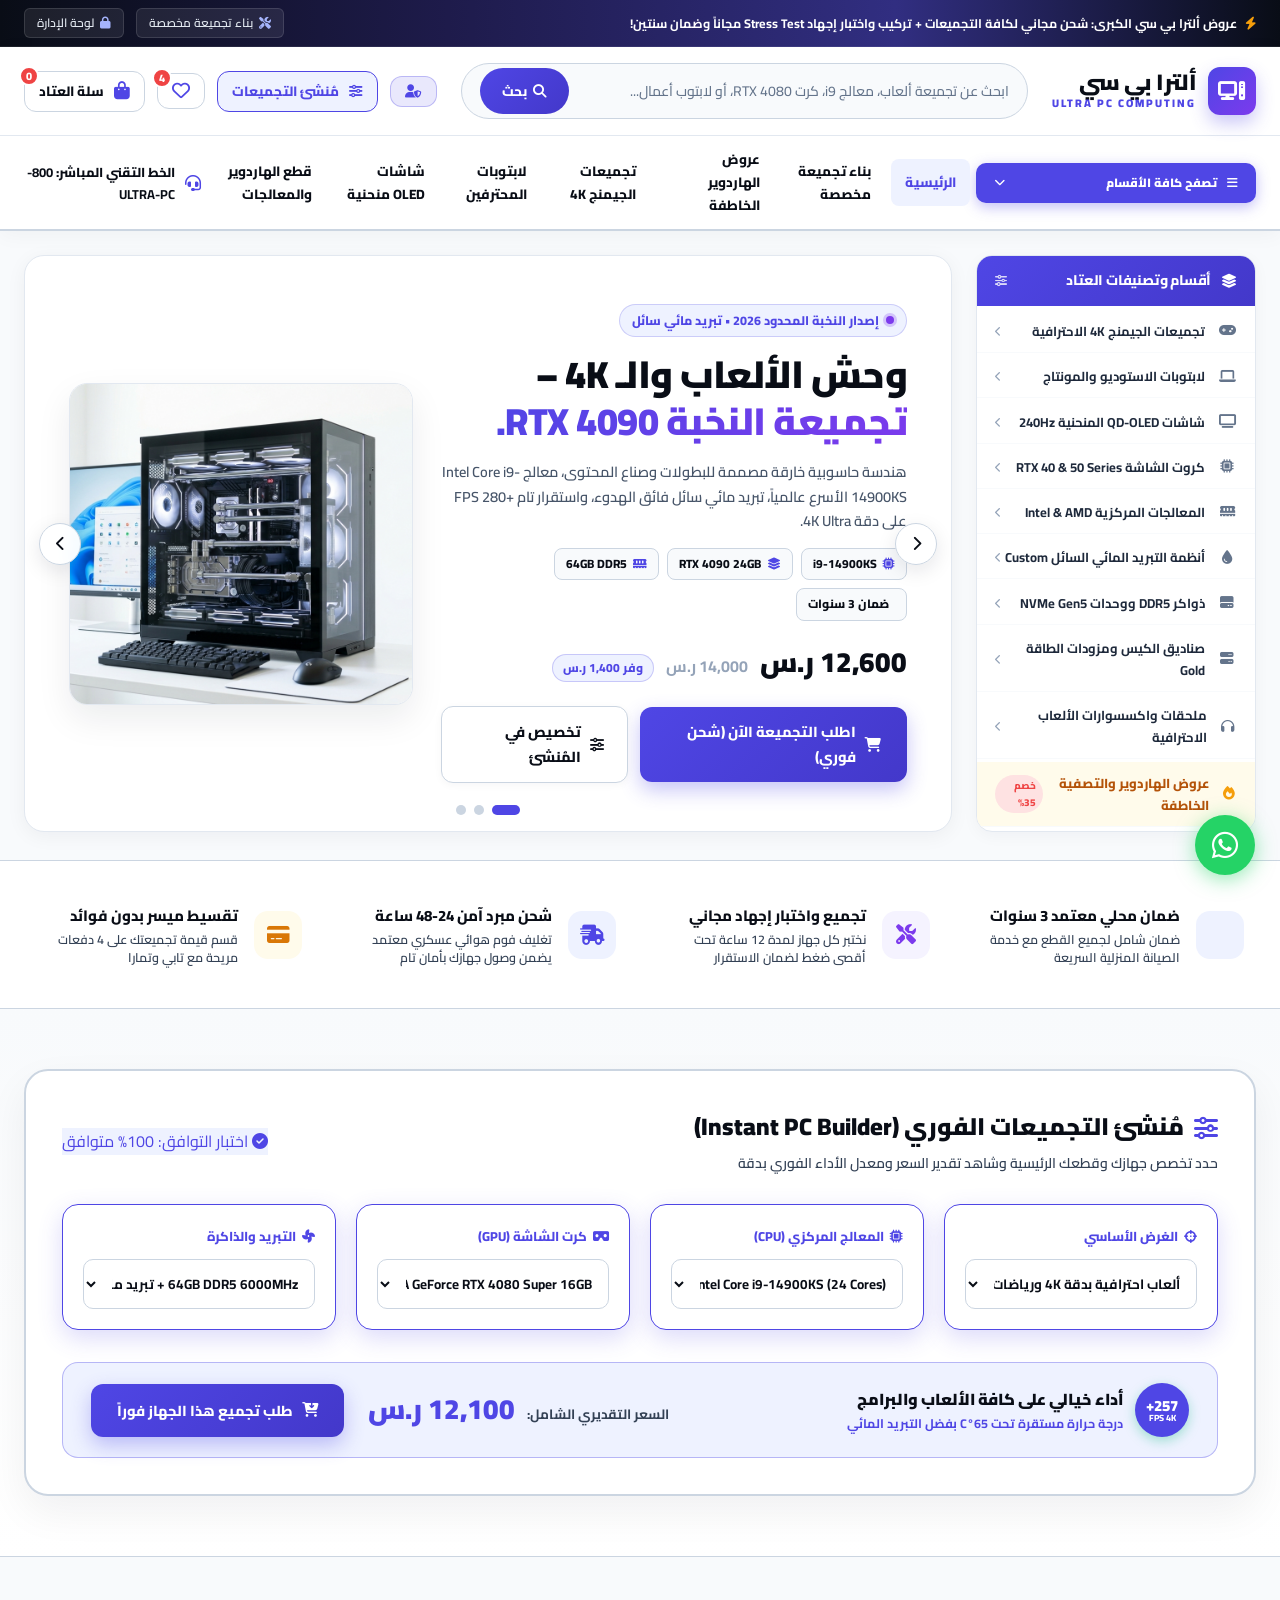
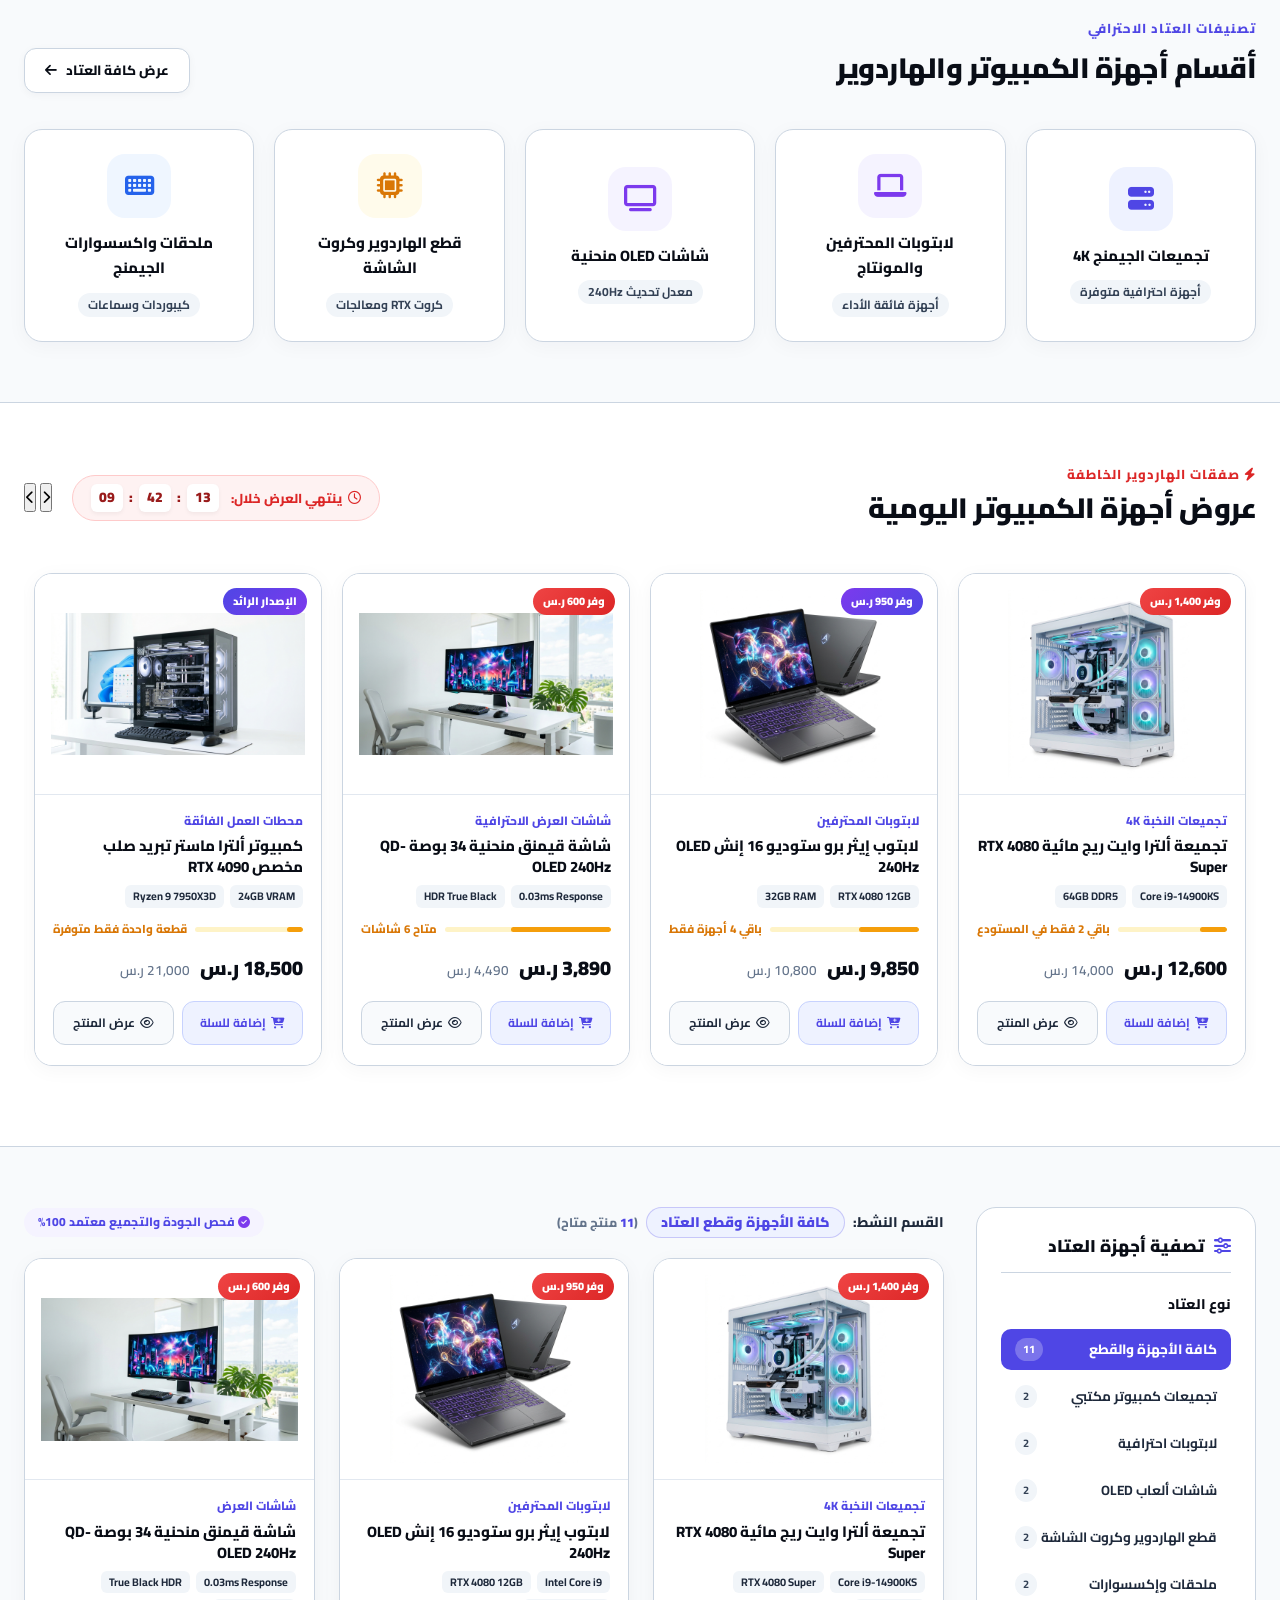
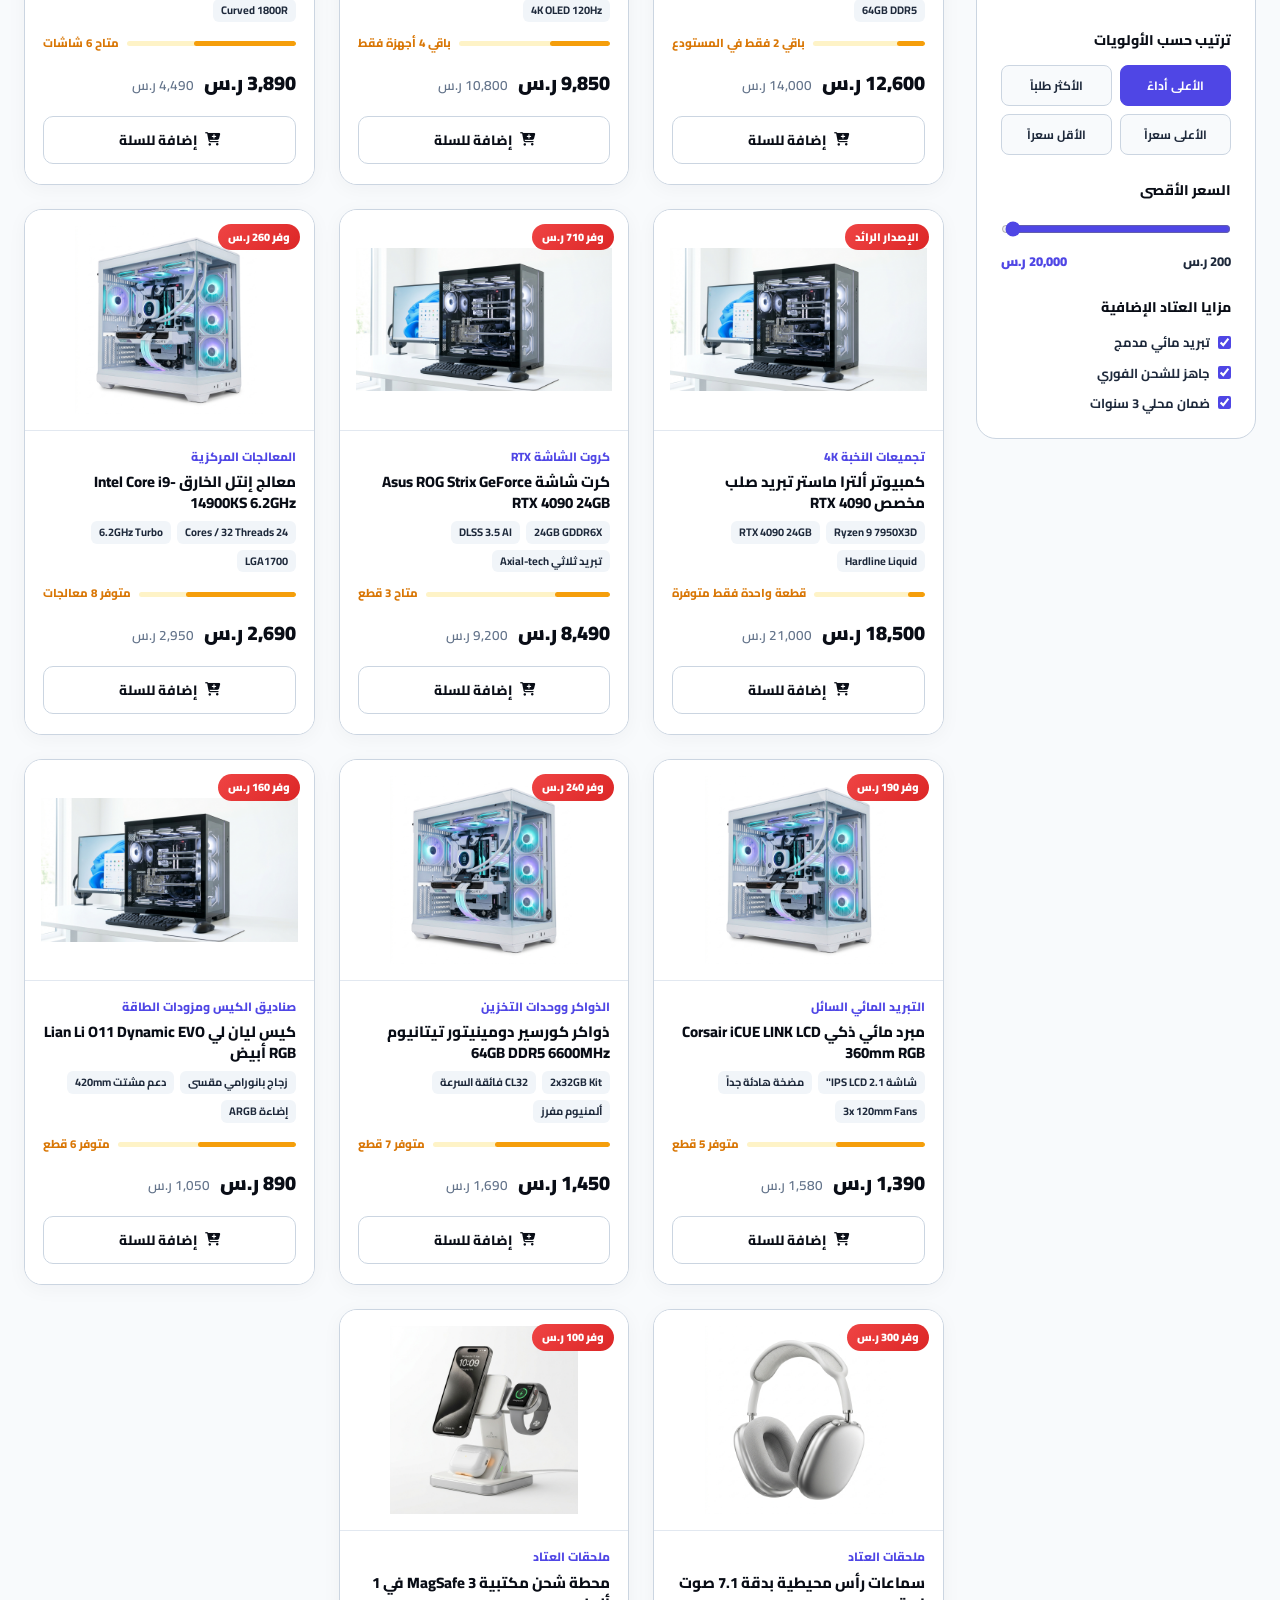
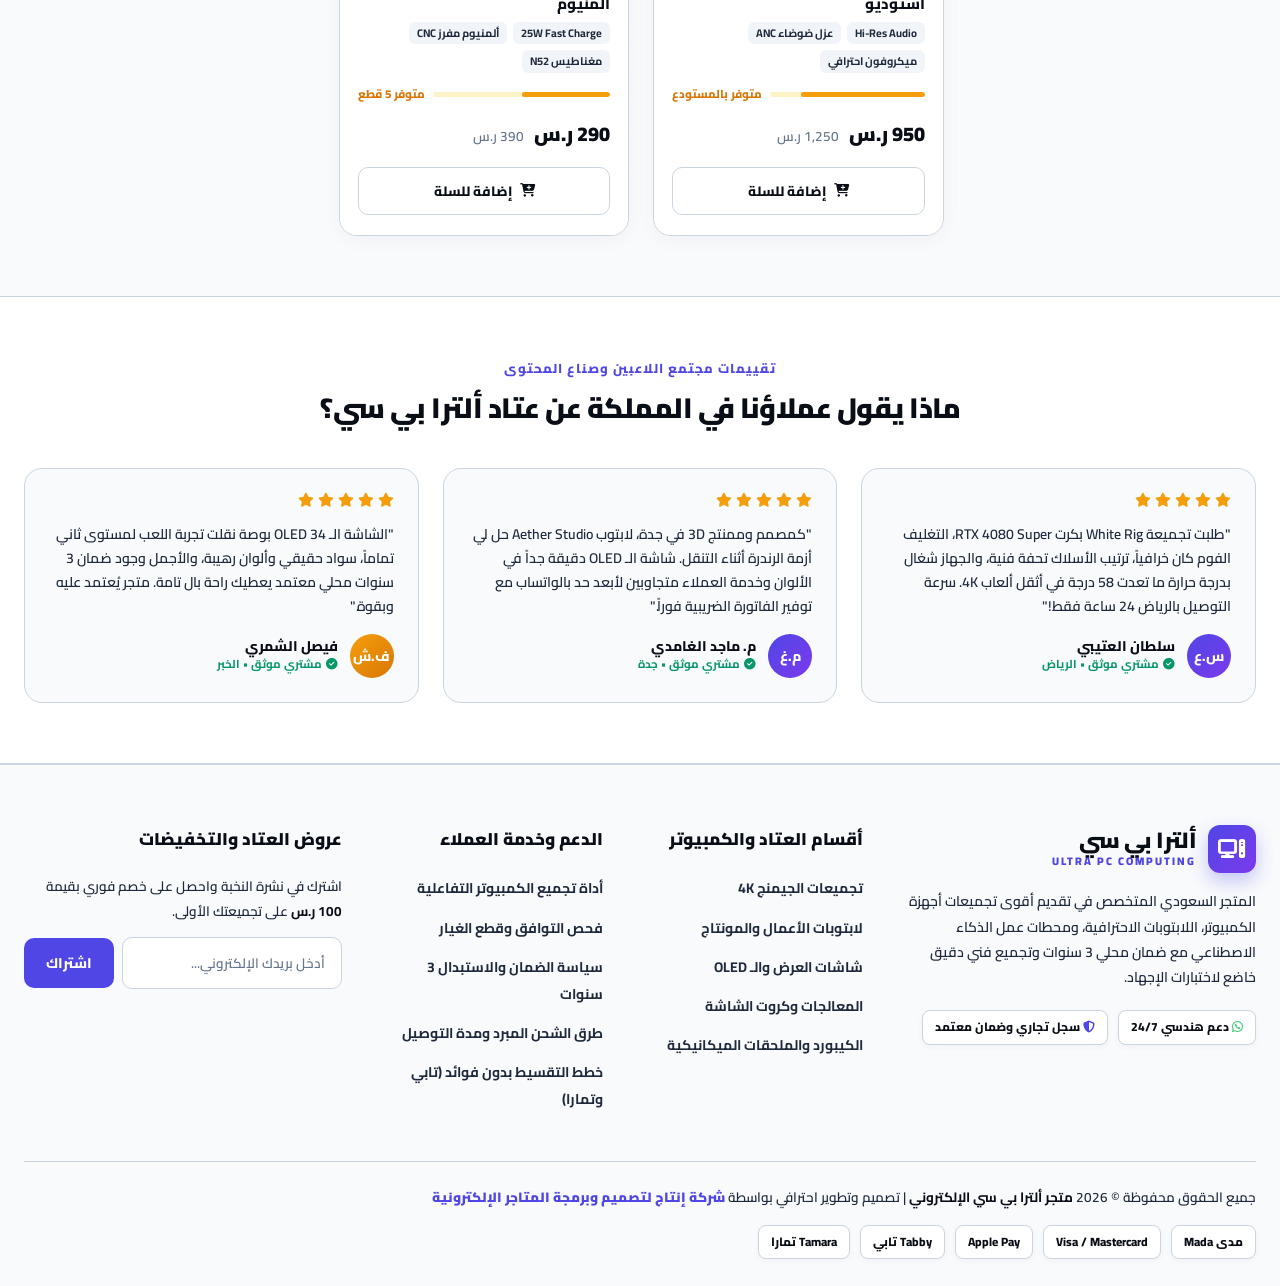
<file: index.html>
<!DOCTYPE html>
<html lang="ar" dir="rtl">
<head>
    <meta charset="UTF-8">
    <meta http-equiv="Content-Type" content="text/html; charset=UTF-8">
    <meta name="viewport" content="width=device-width, initial-scale=1.0">
    <title>سايبر تك PC | أقوى تجميعات الجيمنج وهاردوير المحترفين</title>
    <meta name="description" content="متجر سايبر تك PC الرائد في تجميعات الكمبيوتر الاحترافية، لابتوبات الجيمنج والمونتاج، الشاشات المنحنية، وكروت الشاشة الأصلية بضمان سنتين.">
    <!-- Google Fonts: Cairo -->
    <link rel="preconnect" href="https://fonts.googleapis.com">
    <link rel="preconnect" href="https://fonts.gstatic.com" crossorigin>
    <link href="https://fonts.googleapis.com/css2?family=Cairo:wght@400;600;700;800;900&display=swap" rel="stylesheet">
    <!-- Font Awesome 6 Pro / Free -->
    <link rel="stylesheet" href="https://cdnjs.cloudflare.com/ajax/libs/font-awesome/6.5.1/css/all.min.css">
    <!-- Main Style -->
    <link rel="stylesheet" href="css/style.css">
</head>
<body>

    <!-- 1. TOP ANNOUNCEMENT BAR -->
    <div class="pc-topbar">
        <div class="pc-container">
            <div class="pc-topbar-inner">
                <div class="pc-topbar-text">
                    <i class="fa-solid fa-bolt" style="color: #f59e0b;"></i>
                    <span>عروض ألترا بي سي الكبرى: شحن مجاني لكافة التجميعات + تركيب واختبار إجهاد Stress Test مجاناً وضمان سنتين!</span>
                </div>
                <div class="pc-top-links">
                    <a href="#builder"><i class="fa-solid fa-screwdriver-wrench"></i> بناء تجميعة مخصصة</a>
                    <a href="admin/index.html"><i class="fa-solid fa-lock"></i> لوحة الإدارة</a>
                </div>
            </div>
        </div>
    </div>

<header class="pc-header">
        <div class="pc-container">
            <div class="pc-header-main">
                <!-- Logo -->
                <a href="index.html" class="pc-logo-link">
                    <div class="pc-logo-icon">
                        <i class="fa-solid fa-computer"></i>
                    </div>
                    <div class="pc-logo-text">
                        <span class="pc-logo-title">ألترا بي سي</span>
                        <span class="pc-logo-sub">ULTRA PC COMPUTING</span>
                    </div>
                </a>

                <!-- Search Form -->
                <form class="pc-search-form" onsubmit="event.preventDefault(); searchPcProducts();">
                    <input type="text" id="pcSearchInput" class="pc-search-input" placeholder="ابحث عن تجميعة ألعاب، معالج i9، كرت RTX 4080، أو لابتوب أعمال..." onkeyup="searchPcProducts()">
                    <button type="submit" class="pc-search-btn">
                        <i class="fa-solid fa-magnifying-glass"></i>
                        <span>بحث</span>
                    </button>
                </form>

                <!-- Header Actions -->
                <div class="pc-header-actions">
<a href="admin/index.html" class="pc-action-btn" title="لوحة التحكم الإدارية" style="background: rgba(79, 70, 229, 0.12); color: #4f46e5; font-weight: 700; border-radius: 12px; border: 1px solid rgba(79, 70, 229, 0.3);">
                    <i class="fa-solid fa-user-shield"></i>
                </a>
                
                    <a href="#builder" class="pc-action-btn" style="background: var(--color-primary-light); color: var(--color-primary); border-color: var(--color-primary);">
                        <i class="fa-solid fa-sliders"></i>
                        <span>مُنشئ التجميعات</span>
                    </a>
                    <div class="pc-action-btn" onclick="showToast('تمت إضافة الجهاز إلى المفضلة ❤️')">
                        <i class="fa-regular fa-heart" style="font-size: 18px; color: var(--color-primary);"></i>
                        <span class="pc-action-badge">4</span>
                    </div>
                    <div class="pc-action-btn" onclick="togglePcCartDrawer()">
                        <i class="fa-solid fa-bag-shopping" style="font-size: 18px; color: var(--color-primary);"></i>
                        <span>سلة العتاد</span>
                        <span class="pc-action-badge" id="pcCartBadge">0</span>
                    </div>
                </div>
            </div>
        </div>

        <!-- Secondary Nav -->
        <div class="pc-navbar">
            <div class="pc-container">
                <div class="pc-navbar-inner">
                    <ul class="pc-nav-menu">
                        <li class="pc-nav-item">
                            <a href="category?cat=all" id="btnAllPcCategories" class="pc-nav-mega-btn" style="background-color: #4f46e5 !important; color: #ffffff !important; min-width: 280px; justify-content: space-between; border-radius: 10px 10px 0 0;">
                                <span style="display:flex; align-items:center; gap:10px; color:#ffffff !important;">
                                    <i class="fa-solid fa-bars" style="color: #ffffff !important;"></i>
                                    <span style="color: #ffffff !important;">تصفح كافة الأقسام</span>
                                </span>
                                <i class="fa-solid fa-chevron-down" style="font-size: 11px; color:#ffffff !important; margin-right: 8px;"></i>
                            </a>
                        </li>
                        <li class="pc-nav-item active"><a href="#">الرئيسية</a></li>
                        <li class="pc-nav-item"><a href="#builder">بناء تجميعة مخصصة</a></li>
                        <li class="pc-nav-item"><a href="#flashDeals">عروض الهاردوير الخاطفة</a></li>
                        <li class="pc-nav-item"><a href="category?cat=rigs">تجميعات الجيمنج 4K</a></li>
                        <li class="pc-nav-item"><a href="category?cat=laptops">لابتوبات المحترفين</a></li>
                        <li class="pc-nav-item"><a href="category?cat=monitors">شاشات OLED منحنية</a></li>
                        <li class="pc-nav-item"><a href="category?cat=hardware">قطع الهاردوير والمعالجات</a></li>
                    </ul>
                    <div class="pc-nav-hotline">
                        <i class="fa-solid fa-headset"></i>
                        <span>الخط التقني المباشر: <strong>800-ULTRA-PC</strong></span>
                    </div>
                </div>
            </div>
        </div>
    </header>

    <!-- 3. WOODMART-STYLE HERO BLOCK (CATEGORIES SIDEBAR + ADJACENT HERO SLIDER) -->
    <section class="pc-woodmart-hero" id="heroSlider">
        <div class="pc-container">
            <div class="pc-woodmart-grid">
                <!-- Column 1: Vertical Categories Sidebar (WoodMart Style) -->
                <aside class="pc-woodmart-cats">
                    <div class="pc-wm-cat-header">
                        <span><i class="fa-solid fa-layer-group"></i> أقسام وتصنيفات العتاد</span>
                        <i class="fa-solid fa-sliders" style="font-size: 12px; opacity: 0.8;"></i>
                    </div>
                    <ul class="pc-wm-cat-list">
                        <li class="pc-wm-cat-item">
                            <a href="category?cat=rigs" class="pc-wm-cat-link">
                                <div class="pc-wm-cat-left">
                                    <i class="fa-solid fa-gamepad pc-wm-cat-icon"></i>
                                    <span>تجميعات الجيمنج 4K الاحترافية</span>
                                </div>
                                <i class="fa-solid fa-chevron-left pc-wm-cat-arrow"></i>
                            </a>
                        </li>
                        <li class="pc-wm-cat-item">
                            <a href="category?cat=laptops" class="pc-wm-cat-link">
                                <div class="pc-wm-cat-left">
                                    <i class="fa-solid fa-laptop pc-wm-cat-icon"></i>
                                    <span>لابتوبات الاستوديو والمونتاج</span>
                                </div>
                                <i class="fa-solid fa-chevron-left pc-wm-cat-arrow"></i>
                            </a>
                        </li>
                        <li class="pc-wm-cat-item">
                            <a href="category?cat=monitors" class="pc-wm-cat-link">
                                <div class="pc-wm-cat-left">
                                    <i class="fa-solid fa-tv pc-wm-cat-icon"></i>
                                    <span>شاشات QD-OLED المنحنية 240Hz</span>
                                </div>
                                <i class="fa-solid fa-chevron-left pc-wm-cat-arrow"></i>
                            </a>
                        </li>
                        <li class="pc-wm-cat-item">
                            <a href="category?cat=hardware" class="pc-wm-cat-link">
                                <div class="pc-wm-cat-left">
                                    <i class="fa-solid fa-microchip pc-wm-cat-icon"></i>
                                    <span>كروت الشاشة RTX 40 & 50 Series</span>
                                </div>
                                <i class="fa-solid fa-chevron-left pc-wm-cat-arrow"></i>
                            </a>
                        </li>
                        <li class="pc-wm-cat-item">
                            <a href="category?cat=hardware" class="pc-wm-cat-link">
                                <div class="pc-wm-cat-left">
                                    <i class="fa-solid fa-memory pc-wm-cat-icon"></i>
                                    <span>المعالجات المركزية Intel & AMD</span>
                                </div>
                                <i class="fa-solid fa-chevron-left pc-wm-cat-arrow"></i>
                            </a>
                        </li>
                        <li class="pc-wm-cat-item">
                            <a href="category?cat=hardware" class="pc-wm-cat-link">
                                <div class="pc-wm-cat-left">
                                    <i class="fa-solid fa-droplet pc-wm-cat-icon"></i>
                                    <span>أنظمة التبريد المائي السائل Custom</span>
                                </div>
                                <i class="fa-solid fa-chevron-left pc-wm-cat-arrow"></i>
                            </a>
                        </li>
                        <li class="pc-wm-cat-item">
                            <a href="category?cat=hardware" class="pc-wm-cat-link">
                                <div class="pc-wm-cat-left">
                                    <i class="fa-solid fa-hard-drive pc-wm-cat-icon"></i>
                                    <span>ذواكر DDR5 ووحدات NVMe Gen5</span>
                                </div>
                                <i class="fa-solid fa-chevron-left pc-wm-cat-arrow"></i>
                            </a>
                        </li>
                        <li class="pc-wm-cat-item">
                            <a href="category?cat=hardware" class="pc-wm-cat-link">
                                <div class="pc-wm-cat-left">
                                    <i class="fa-solid fa-server pc-wm-cat-icon"></i>
                                    <span>صناديق الكيس ومزودات الطاقة Gold</span>
                                </div>
                                <i class="fa-solid fa-chevron-left pc-wm-cat-arrow"></i>
                            </a>
                        </li>
                        <li class="pc-wm-cat-item">
                            <a href="category?cat=accessories" class="pc-wm-cat-link">
                                <div class="pc-wm-cat-left">
                                    <i class="fa-solid fa-headphones pc-wm-cat-icon"></i>
                                    <span>ملحقات واكسسوارات الألعاب الاحترافية</span>
                                </div>
                                <i class="fa-solid fa-chevron-left pc-wm-cat-arrow"></i>
                            </a>
                        </li>
                        <li class="pc-wm-cat-item">
                            <a href="#flashDeals" class="pc-wm-cat-link" style="background:#fffbeb;">
                                <div class="pc-wm-cat-left">
                                    <i class="fa-solid fa-fire pc-wm-cat-icon" style="color:#f59e0b;"></i>
                                    <span style="color:#b45309; font-weight:800;">عروض الهاردوير والتصفية الخاطفة</span>
                                </div>
                                <span class="pc-wm-badge-deal">خصم 35%</span>
                            </a>
                        </li>
                    </ul>
                </aside>

                <!-- Column 2: Adjacent Hero Slider (WoodMart Style) -->
                <div class="pc-woodmart-slider-box">
                    <!-- Nav Arrows -->
                    <button class="pc-wm-arrow prev" onclick="prevHeroSlide()" aria-label="السابق" title="السابق">
                        <i class="fa-solid fa-chevron-right"></i>
                    </button>
                    <button class="pc-wm-arrow next" onclick="nextHeroSlide()" aria-label="التالي" title="التالي">
                        <i class="fa-solid fa-chevron-left"></i>
                    </button>

                    <div class="pc-wm-slider-container">
                        <div class="pc-wm-slider-track" id="heroTrack">
                            <!-- Slide 0: RTX 4090 Monster Rig -->
                            <div class="pc-wm-slide">
                                <div class="pc-wm-slide-grid">
                                    <div class="pc-wm-content">
                                        <div class="pc-wm-tag">
                                            <span class="pc-pulse-dot"></span>
                                            <span>إصدار النخبة المحدود 2026 • تبريد مائي سائل</span>
                                        </div>
                                        <h1 class="pc-wm-title">وحش الألعاب والـ 4K –<br><span>تجميعة النخبة RTX 4090.</span></h1>
                                        <p class="pc-wm-desc">
                                            هندسة حاسوبية خارقة مصممة للبطولات وصناع المحتوى، معالج Intel Core i9-14900KS الأسرع عالمياً، تبريد مائي سائل فائق الهدوء، واستقرار تام +280 FPS على دقة 4K Ultra.
                                        </p>
                                        <div class="pc-wm-spec-row">
                                            <span class="pc-wm-spec-chip"><i class="fa-solid fa-microchip"></i> i9-14900KS</span>
                                            <span class="pc-wm-spec-chip"><i class="fa-solid fa-layer-group"></i> RTX 4090 24GB</span>
                                            <span class="pc-wm-spec-chip"><i class="fa-solid fa-memory"></i> 64GB DDR5</span>
                                            <span class="pc-wm-spec-chip"><i class="fa-solid fa-shield-check"></i> ضمان 3 سنوات</span>
                                        </div>
                                        <div class="pc-wm-price-row">
                                            <div class="pc-wm-price-current">12,600 ر.س</div>
                                            <div class="pc-wm-price-old">14,000 ر.س</div>
                                            <span class="pc-wm-save-badge">وفر 1,400 ر.س</span>
                                        </div>
                                        <div class="pc-wm-ctas">
                                            <a href="#catalog" class="btn-pc-primary">
                                                <i class="fa-solid fa-cart-shopping"></i>
                                                <span>اطلب التجميعة الآن (شحن فوري)</span>
                                            </a>
                                            <a href="#builder" class="btn-pc-secondary">
                                                <i class="fa-solid fa-sliders"></i>
                                                <span>تخصيص في المُنشئ</span>
                                            </a>
                                        </div>
                                    </div>
                                    <div class="pc-wm-visual">
                                        <div class="pc-wm-img-wrap">
                                            <img decoding="async" src="images/pc_hero_rig_white.jpg" alt="تجميعة ألعاب احترافية RTX 4090" title="متجر سايبر تك PC | نموذج متجر أجهزة كمبيوتر">
                                        </div>
                                    </div>
                                </div>
                            </div>

                            <!-- Slide 1: Creator Aero Studio Laptop -->
                            <div class="pc-wm-slide">
                                <div class="pc-wm-slide-grid">
                                    <div class="pc-wm-content">
                                        <div class="pc-wm-tag" style="background:#f5f3ff; color:#7c3aed; border-color:rgba(124, 58, 237, 0.25);">
                                            <span class="pc-pulse-dot" style="background:#7c3aed; box-shadow:0 0 0 3px rgba(124, 58, 237, 0.25);"></span>
                                            <span>استوديوهات الإنتاج السينمائي والـ AI</span>
                                        </div>
                                        <h1 class="pc-wm-title">استوديو الإبداع المتنقل –<br><span style="background:linear-gradient(135deg, #7c3aed, #6d28d9); -webkit-background-clip:text; -webkit-text-fill-color:transparent;">لابتوب 4K OLED الخارق.</span></h1>
                                        <p class="pc-wm-desc">
                                            محطة العمل المحمولة للمصممين والمبرمجين، شاشة 4K OLED بألوان سينمائية مطابقة 100% DCI-P3، معالج RTX 4080 Super لتدريب الذكاء الاصطناعي وبطارية تدوم 14 ساعة عمل.
                                        </p>
                                        <div class="pc-wm-spec-row">
                                            <span class="pc-wm-spec-chip"><i class="fa-solid fa-display"></i> 16" 4K OLED 120Hz</span>
                                            <span class="pc-wm-spec-chip"><i class="fa-solid fa-laptop"></i> RTX 4080 Super</span>
                                            <span class="pc-wm-spec-chip"><i class="fa-solid fa-hard-drive"></i> 4TB Gen5 SSD</span>
                                            <span class="pc-wm-spec-chip"><i class="fa-solid fa-battery-full"></i> 14 ساعة عمل</span>
                                        </div>
                                        <div class="pc-wm-price-row">
                                            <div class="pc-wm-price-current">9,850 ر.س</div>
                                            <div class="pc-wm-price-old">10,800 ر.س</div>
                                            <span class="pc-wm-save-badge">وفر 950 ر.س</span>
                                        </div>
                                        <div class="pc-wm-ctas">
                                            <a href="#catalog" class="btn-pc-primary" style="background:linear-gradient(135deg, #7c3aed, #6d28d9);">
                                                <i class="fa-solid fa-bag-shopping"></i>
                                                <span>تسوق لابتوبات الاستوديو</span>
                                            </a>
                                            <a href="#catalog" class="btn-pc-secondary">
                                                <i class="fa-solid fa-chart-line"></i>
                                                <span>مقارنة المواصفات</span>
                                            </a>
                                        </div>
                                    </div>
                                    <div class="pc-wm-visual">
                                        <div class="pc-wm-img-wrap">
                                            <img decoding="async" src="images/pc_hero_laptop_white.jpg" alt="لابتوب استوديو 4K OLED للمونتاج" title="متجر سايبر تك PC | نموذج متجر أجهزة كمبيوتر">
                                        </div>
                                    </div>
                                </div>
                            </div>

                            <!-- Slide 2: Curved 4K OLED Monitor -->
                            <div class="pc-wm-slide">
                                <div class="pc-wm-slide-grid">
                                    <div class="pc-wm-content">
                                        <div class="pc-wm-tag" style="background:#eef2ff; color:#4f46e5; border-color:rgba(79, 70, 229, 0.25);">
                                            <span class="pc-pulse-dot" style="background:#7c3aed; box-shadow:0 0 0 3px rgba(124, 58, 237, 0.25);"></span>
                                            <span>انغماس بصري فائق 240Hz • 0.03ms</span>
                                        </div>
                                        <h1 class="pc-wm-title">رؤية بنقاء سينمائي –<br><span style="background:linear-gradient(135deg, #4f46e5, #7c3aed); -webkit-background-clip:text; -webkit-text-fill-color:transparent;">شاشة QD-OLED منحنية 1800R.</span></h1>
                                        <p class="pc-wm-desc">
                                            شاشات QD-OLED المنحنية بدقة فائقة وتباين لانهائي 1,500,000:1، وزمن استجابة قياسي 0.03ms لسلاسة استثنائية ونقاء تفاصيل مذهل يمنحك أفضلية تنافسية في الألعاب.
                                        </p>
                                        <div class="pc-wm-spec-row">
                                            <span class="pc-wm-spec-chip"><i class="fa-solid fa-tv"></i> 34" Curved 1800R</span>
                                            <span class="pc-wm-spec-chip"><i class="fa-solid fa-gauge-high"></i> 240Hz Gaming</span>
                                            <span class="pc-wm-spec-chip"><i class="fa-solid fa-bolt"></i> 0.03ms استجابة</span>
                                            <span class="pc-wm-spec-chip"><i class="fa-solid fa-shield-halved"></i> ضمان ضد الحرق</span>
                                        </div>
                                        <div class="pc-wm-price-row">
                                            <div class="pc-wm-price-current">3,890 ر.س</div>
                                            <div class="pc-wm-price-old">4,490 ر.س</div>
                                            <span class="pc-wm-save-badge">وفر 600 ر.س</span>
                                        </div>
                                        <div class="pc-wm-ctas">
                                            <a href="#catalog" class="btn-pc-primary" style="background:linear-gradient(135deg, #4f46e5, #4338ca);">
                                                <i class="fa-solid fa-desktop"></i>
                                                <span>اقتنِ الشاشة الآن</span>
                                            </a>
                                            <a href="#flashDeals" class="btn-pc-secondary">
                                                <i class="fa-solid fa-fire"></i>
                                                <span>عروض الشاشات</span>
                                            </a>
                                        </div>
                                    </div>
                                    <div class="pc-wm-visual">
                                        <div class="pc-wm-img-wrap">
                                            <img decoding="async" src="images/pc_hero_monitor_white.jpg" alt="شاشة ألعاب 4K OLED منحنية 1800R" title="متجر سايبر تك PC | نموذج متجر أجهزة كمبيوتر">
                                        </div>
                                    </div>
                                </div>
                            </div>
                        </div>
                    </div>

                    <!-- WoodMart Dots Pagination -->
                    <div class="pc-wm-dots">
                        <div class="pc-wm-dot active" onclick="goToHeroSlide(0)" id="pcDot0"></div>
                        <div class="pc-wm-dot" onclick="goToHeroSlide(1)" id="pcDot1"></div>
                        <div class="pc-wm-dot" onclick="goToHeroSlide(2)" id="pcDot2"></div>
                    </div>
                </div>
            </div>
        </div>
    </section>

    <!-- 4. VALUE PROPOSITION ROW -->
    <div class="pc-features-bar">
        <div class="pc-container">
            <div class="pc-features-grid">
                <div class="pc-feature-item">
                    <div class="pc-feature-icon">
                        <i class="fa-solid fa-shield-check"></i>
                    </div>
                    <div class="pc-feature-info">
                        <h4>ضمان محلي معتمد 3 سنوات</h4>
                        <p>ضمان شامل لجميع القطع مع خدمة الصيانة المنزلية السريعة</p>
                    </div>
                </div>
                <div class="pc-feature-item">
                    <div class="pc-feature-icon" style="background:#f5f3ff; color:#7c3aed;">
                        <i class="fa-solid fa-screwdriver-wrench"></i>
                    </div>
                    <div class="pc-feature-info">
                        <h4>تجميع واختبار إجهاد مجاني</h4>
                        <p>نختبر كل جهاز لمدة 12 ساعة تحت أقصى ضغط لضمان الاستقرار</p>
                    </div>
                </div>
                <div class="pc-feature-item">
                    <div class="pc-feature-icon" style="background:#eef2ff; color:#4f46e5;">
                        <i class="fa-solid fa-truck-fast"></i>
                    </div>
                    <div class="pc-feature-info">
                        <h4>شحن مبرد آمن 24-48 ساعة</h4>
                        <p>تغليف فوم هوائي عسكري معتمد يضمن وصول جهازك بأمان تام</p>
                    </div>
                </div>
                <div class="pc-feature-item">
                    <div class="pc-feature-icon" style="background:#fffbeb; color:#d97706;">
                        <i class="fa-solid fa-credit-card"></i>
                    </div>
                    <div class="pc-feature-info">
                        <h4>تقسيط ميسر بدون فوائد</h4>
                        <p>قسم قيمة تجميعتك على 4 دفعات مريحة مع تابي وتمارا</p>
                    </div>
                </div>
            </div>
        </div>
    </div>

    <!-- 5. INTERACTIVE PC BUILDER PREVIEW (INNOVATIVE FEATURE) -->
    <section class="pc-builder-section" id="builder">
        <div class="pc-container">
            <div class="pc-builder-card">
                <div class="pc-builder-header">
                    <div class="pc-builder-title">
                        <h3><i class="fa-solid fa-sliders" style="color:var(--color-primary);"></i> مُنشئ التجميعات الفوري (Instant PC Builder)</h3>
                        <p style="font-size:14px; color:var(--color-muted); font-weight:600; margin-top:4px;">
                            حدد تخصص جهازك وقطعك الرئيسية وشاهد تقدير السعر ومعدل الأداء الفوري بدقة
                        </p>
                    </div>
                    <span class="pc-slide-tag" style="background:#eef2ff; color:#4f46e5; border-color:#c7d2fe;">
                        <i class="fa-solid fa-circle-check"></i> اختبار التوافق: 100% متوافق
                    </span>
                </div>

                <div class="pc-builder-grid">
                    <!-- Step 1: Use Case -->
                    <div class="pc-build-step active">
                        <div class="pc-build-step-title"><i class="fa-solid fa-crosshairs"></i> الغرض الأساسي</div>
                        <select class="pc-build-select" id="buildPurpose" onchange="calculatePcBuild()">
                            <option value="gaming" data-price="0" data-fps="240">ألعاب احترافية بدقة 4K ورياضات إلكترونية</option>
                            <option value="creator" data-price="800" data-fps="210">مونتاج فيديو 8K وتصميم 3D ومؤثرات</option>
                            <option value="ai" data-price="1500" data-fps="260">برمجة ونماذج ذكاء اصطناعي (AI & LLM)</option>
                            <option value="office" data-price="-2000" data-fps="144">أعمال مكتبية وهندسة يومية</option>
                        </select>
                    </div>

                    <!-- Step 2: CPU -->
                    <div class="pc-build-step active">
                        <div class="pc-build-step-title"><i class="fa-solid fa-microchip"></i> المعالج المركزي (CPU)</div>
                        <select class="pc-build-select" id="buildCpu" onchange="calculatePcBuild()">
                            <option value="i9" data-price="2600" data-fps="50">Intel Core i9-14900KS (24 Cores)</option>
                            <option value="ryzen9" data-price="2450" data-fps="55">AMD Ryzen 9 7950X3D (16 Cores 3D)</option>
                            <option value="i7" data-price="1650" data-fps="35">Intel Core i7-14700K (20 Cores)</option>
                            <option value="ryzen7" data-price="1500" data-fps="40">AMD Ryzen 7 7800X3D (Gaming King)</option>
                        </select>
                    </div>

                    <!-- Step 3: GPU -->
                    <div class="pc-build-step active">
                        <div class="pc-build-step-title"><i class="fa-solid fa-vr-cardboard"></i> كرت الشاشة (GPU)</div>
                        <select class="pc-build-select" id="buildGpu" onchange="calculatePcBuild()">
                            <option value="rtx4090" data-price="8400" data-fps="120">NVIDIA GeForce RTX 4090 24GB</option>
                            <option value="rtx4080s" data-price="4800" data-fps="95" selected>NVIDIA GeForce RTX 4080 Super 16GB</option>
                            <option value="rtx4070tis" data-price="3500" data-fps="75">NVIDIA GeForce RTX 4070 Ti Super 16GB</option>
                            <option value="rtx4070" data-price="2400" data-fps="55">NVIDIA GeForce RTX 4070 12GB</option>
                        </select>
                    </div>

                    <!-- Step 4: Cooling & RAM -->
                    <div class="pc-build-step active">
                        <div class="pc-build-step-title"><i class="fa-solid fa-fan"></i> التبريد والذاكرة</div>
                        <select class="pc-build-select" id="buildRamCool" onchange="calculatePcBuild()">
                            <option value="opt1" data-price="1900" data-fps="20">64GB DDR5 6000MHz + تبريد مائي 360mm RGB</option>
                            <option value="opt2" data-price="1300" data-fps="15">32GB DDR5 6000MHz + تبريد مائي 240mm RGB</option>
                            <option value="opt3" data-price="2800" data-fps="25">128GB DDR5 6000MHz (محطات عمل استثنائية)</option>
                        </select>
                    </div>
                </div>

                <!-- Builder Summary Bar -->
                <div class="pc-builder-summary">
                    <div class="pc-fps-badge">
                        <div class="pc-fps-circle">
                            <span id="buildFpsDisplay">240+</span>
                            <small>FPS 4K</small>
                        </div>
                        <div>
                            <div style="font-weight:900; font-size:16px; color:var(--color-navy);">أداء خيالي على كافة الألعاب والبرامج</div>
                            <div style="font-size:12.5px; color:#4f46e5; font-weight:700;">درجة حرارة مستقرة تحت 65°C بفضل التبريد المائي</div>
                        </div>
                    </div>

                    <div style="display:flex; align-items:center; gap:24px; flex-wrap:wrap;">
                        <div class="pc-builder-price-box">
                            <span style="font-size:13.5px; font-weight:700; color:var(--color-muted);">السعر التقديري الشامل:</span>
                            <span class="pc-builder-price" id="buildTotalPrice">11,850 ر.س</span>
                        </div>
                        <button class="btn-pc-primary" onclick="orderCustomBuild()">
                            <i class="fa-solid fa-cart-arrow-down"></i>
                            <span>طلب تجميع هذا الجهاز فوراً</span>
                        </button>
                    </div>
                </div>
            </div>
        </div>
    </section>

    <!-- 6. QUICK CATEGORIES -->
    <section class="pc-section">
        <div class="pc-container">
            <div class="pc-section-header">
                <div class="pc-section-title-box">
                    <span class="pc-section-subtitle">تصنيفات العتاد الاحترافي</span>
                    <h2 class="pc-section-title">أقسام أجهزة الكمبيوتر والهاردوير</h2>
                </div>
                <a href="category?cat=all" class="btn-pc-secondary" style="padding: 10px 20px; font-size: 13.5px;">
                    <span>عرض كافة العتاد</span>
                    <i class="fa-solid fa-arrow-left"></i>
                </a>
            </div>

            <div class="pc-categories-grid">
                <a href="category?cat=rigs" class="pc-cat-card">
                    <div class="pc-cat-icon">
                        <i class="fa-solid fa-server"></i>
                    </div>
                    <h3 class="pc-cat-name">تجميعات الجيمنج 4K</h3>
                    <span class="pc-cat-count">أجهزة احترافية متوفرة</span>
                </a>
                <a href="category?cat=laptops" class="pc-cat-card">
                    <div class="pc-cat-icon" style="background:var(--color-violet-light); color:var(--color-violet);">
                        <i class="fa-solid fa-laptop"></i>
                    </div>
                    <h3 class="pc-cat-name">لابتوبات المحترفين والمونتاج</h3>
                    <span class="pc-cat-count">أجهزة فائقة الأداء</span>
                </a>
                <a href="category?cat=monitors" class="pc-cat-card">
                    <div class="pc-cat-icon" style="background:#f5f3ff; color:#7c3aed;">
                        <i class="fa-solid fa-tv"></i>
                    </div>
                    <h3 class="pc-cat-name">شاشات OLED منحنية</h3>
                    <span class="pc-cat-count">معدل تحديث 240Hz</span>
                </a>
                <a href="category?cat=hardware" class="pc-cat-card">
                    <div class="pc-cat-icon" style="background:#fffbeb; color:#d97706;">
                        <i class="fa-solid fa-microchip"></i>
                    </div>
                    <h3 class="pc-cat-name">قطع الهاردوير وكروت الشاشة</h3>
                    <span class="pc-cat-count">كروت RTX ومعالجات</span>
                </a>
                <a href="category?cat=accessories" class="pc-cat-card">
                    <div class="pc-cat-icon" style="background:#eff6ff; color:#2563eb;">
                        <i class="fa-solid fa-keyboard"></i>
                    </div>
                    <h3 class="pc-cat-name">ملحقات واكسسوارات الجيمنج</h3>
                    <span class="pc-cat-count">كيبوردات وسماعات</span>
                </a>
            </div>
        </div>
    </section>

    <!-- 7. FLASH DEALS SLIDER (EXACT 4 CARDS, WORKING ARROWS) -->
    <section class="pc-flash-section" id="flashDeals">
        <div class="pc-container">
            <div class="pc-flash-header">
                <div>
                    <div class="pc-section-subtitle" style="color: #dc2626;"><i class="fa-solid fa-bolt"></i> صفقات الهاردوير الخاطفة</div>
                    <h2 class="pc-section-title">عروض أجهزة الكمبيوتر اليومية</h2>
                </div>
                <div style="display: flex; align-items: center; gap: 20px; flex-wrap: wrap;">
                    <!-- Countdown Timer -->
                    <div class="pc-flash-timer-box">
                        <span class="pc-flash-timer-label"><i class="fa-regular fa-clock"></i> ينتهي العرض خلال:</span>
                        <div class="pc-countdown">
                            <div class="pc-countdown-unit" id="pccd-hours">09</div>
                            <span>:</span>
                            <div class="pc-countdown-unit" id="pccd-minutes">42</div>
                            <span>:</span>
                            <div class="pc-countdown-unit" id="pccd-seconds">15</div>
                        </div>
                    </div>
                    <!-- Navigation Arrows -->
                    <div class="pc-arrows-group">
                        <button class="pc-arrow-btn" onclick="slidePcPrev()" aria-label="السابق" title="السابق">
                            <i class="fa-solid fa-chevron-right"></i>
                        </button>
                        <button class="pc-arrow-btn" onclick="slidePcNext()" aria-label="التالي" title="التالي">
                            <i class="fa-solid fa-chevron-left"></i>
                        </button>
                    </div>
                </div>
            </div>

            <!-- Slider Viewport (4 visible cards on desktop) -->
            <div class="pc-slider-viewport">
                <div class="pc-slider-track" id="pcSliderTrack">
                    <!-- Item 1: White Liquid Rig -->
                    <div class="pc-slider-item">
                        <div class="pc-card">
                            <span class="pc-card-badge">وفر 1,400 ر.س</span>
                            <div class="pc-card-img-box">
                                <img decoding="async" src="images/pc_prod_white_rig.jpg" alt="تجميعة ألعاب ألترا وايت ريج" title="متجر سايبر تك PC | نموذج متجر أجهزة كمبيوتر">
                            </div>
                            <div class="pc-card-body">
                                <div>
                                    <div class="pc-card-cat">تجميعات النخبة 4K</div>
                                    <h4 class="pc-card-title">تجميعة ألترا وايت ريج مائية RTX 4080 Super</h4>
                                    <div class="pc-card-specs">
                                        <span class="pc-spec-tag">Core i9-14900KS</span>
                                        <span class="pc-spec-tag">64GB DDR5</span>
                                    </div>
                                    <div class="pc-card-stock">
                                        <div class="pc-stock-bar"><div class="pc-stock-fill" style="width: 25%;"></div></div>
                                        <span>باقي 2 فقط في المستودع</span>
                                    </div>
                                </div>
                                <div>
                                    <div class="pc-card-pricing">
                                        <span class="pc-price-current">12,600 ر.س</span>
                                        <span class="pc-price-old">14,000 ر.س</span>
                                    </div>
                                    <div class="pc-card-actions">
                    <button class="pc-btn-add" onclick="addPcToCart('تجميعة ألترا وايت ريج مائية RTX 4080 Super', 12600, 'images/pc_prod_white_rig.jpg')">
                        <i class="fa-solid fa-cart-plus"></i>
                        <span>إضافة للسلة</span>
                    </button>
                    <a href="product?id=1" class="pc-btn-view">
                        <i class="fa-regular fa-eye"></i>
                        <span>عرض المنتج</span>
                    </a>
                </div>
                                </div>
                            </div>
                        </div>
                    </div>

                    <!-- Item 2: Aether Studio Laptop -->
                    <div class="pc-slider-item">
                        <div class="pc-card">
                            <span class="pc-card-badge" style="background:linear-gradient(135deg, #7c3aed, #4f46e5);">وفر 950 ر.س</span>
                            <div class="pc-card-img-box">
                                <img decoding="async" src="images/pc_prod_laptop_pro.jpg" alt="لابتوب إيثر ستوديو برو" title="متجر سايبر تك PC | نموذج متجر أجهزة كمبيوتر">
                            </div>
                            <div class="pc-card-body">
                                <div>
                                    <div class="pc-card-cat">لابتوبات المحترفين</div>
                                    <h4 class="pc-card-title">لابتوب إيثر برو ستوديو 16 إنش OLED 240Hz</h4>
                                    <div class="pc-card-specs">
                                        <span class="pc-spec-tag">RTX 4080 12GB</span>
                                        <span class="pc-spec-tag">32GB RAM</span>
                                    </div>
                                    <div class="pc-card-stock">
                                        <div class="pc-stock-bar"><div class="pc-stock-fill" style="width: 40%;"></div></div>
                                        <span>باقي 4 أجهزة فقط</span>
                                    </div>
                                </div>
                                <div>
                                    <div class="pc-card-pricing">
                                        <span class="pc-price-current">9,850 ر.س</span>
                                        <span class="pc-price-old">10,800 ر.س</span>
                                    </div>
                                    <div class="pc-card-actions">
                    <button class="pc-btn-add" onclick="addPcToCart('لابتوب إيثر برو ستوديو 16 إنش OLED 240Hz', 9850, 'images/pc_prod_laptop_pro.jpg')">
                        <i class="fa-solid fa-cart-plus"></i>
                        <span>إضافة للسلة</span>
                    </button>
                    <a href="product?id=2" class="pc-btn-view">
                        <i class="fa-regular fa-eye"></i>
                        <span>عرض المنتج</span>
                    </a>
                </div>
                                </div>
                            </div>
                        </div>
                    </div>

                    <!-- Item 3: Curved OLED Monitor -->
                    <div class="pc-slider-item">
                        <div class="pc-card">
                            <span class="pc-card-badge">وفر 600 ر.س</span>
                            <div class="pc-card-img-box">
                                <img decoding="async" src="images/pc_hero_monitor_white.jpg" alt="شاشة ألترا فيود المنحنية" title="متجر سايبر تك PC | نموذج متجر أجهزة كمبيوتر">
                            </div>
                            <div class="pc-card-body">
                                <div>
                                    <div class="pc-card-cat">شاشات العرض الاحترافية</div>
                                    <h4 class="pc-card-title">شاشة قيمنق منحنية 34 بوصة QD-OLED 240Hz</h4>
                                    <div class="pc-card-specs">
                                        <span class="pc-spec-tag">0.03ms Response</span>
                                        <span class="pc-spec-tag">HDR True Black</span>
                                    </div>
                                    <div class="pc-card-stock">
                                        <div class="pc-stock-bar"><div class="pc-stock-fill" style="width: 60%;"></div></div>
                                        <span>متاح 6 شاشات</span>
                                    </div>
                                </div>
                                <div>
                                    <div class="pc-card-pricing">
                                        <span class="pc-price-current">3,890 ر.س</span>
                                        <span class="pc-price-old">4,490 ر.س</span>
                                    </div>
                                    <div class="pc-card-actions">
                    <button class="pc-btn-add" onclick="addPcToCart('شاشة قيمنق منحنية 34 بوصة QD-OLED 240Hz', 3890, 'images/pc_hero_monitor_white.jpg')">
                        <i class="fa-solid fa-cart-plus"></i>
                        <span>إضافة للسلة</span>
                    </button>
                    <a href="product?id=3" class="pc-btn-view">
                        <i class="fa-regular fa-eye"></i>
                        <span>عرض المنتج</span>
                    </a>
                </div>
                                </div>
                            </div>
                        </div>
                    </div>

                    <!-- Item 4: Master Desktop PC -->
                    <div class="pc-slider-item">
                        <div class="pc-card">
                            <span class="pc-card-badge" style="background:linear-gradient(135deg, #4f46e5, #7c3aed);">الإصدار الرائد</span>
                            <div class="pc-card-img-box">
                                <img decoding="async" src="images/pc_hero_rig_white.jpg" alt="كمبيوتر محطة عمل ألترا ماستر" title="متجر سايبر تك PC | نموذج متجر أجهزة كمبيوتر">
                            </div>
                            <div class="pc-card-body">
                                <div>
                                    <div class="pc-card-cat">محطات العمل الفائقة</div>
                                    <h4 class="pc-card-title">كمبيوتر ألترا ماستر تبريد صلب مخصص RTX 4090</h4>
                                    <div class="pc-card-specs">
                                        <span class="pc-spec-tag">24GB VRAM</span>
                                        <span class="pc-spec-tag">Ryzen 9 7950X3D</span>
                                    </div>
                                    <div class="pc-card-stock">
                                        <div class="pc-stock-bar"><div class="pc-stock-fill" style="width: 15%;"></div></div>
                                        <span>قطعة واحدة فقط متوفرة</span>
                                    </div>
                                </div>
                                <div>
                                    <div class="pc-card-pricing">
                                        <span class="pc-price-current">18,500 ر.س</span>
                                        <span class="pc-price-old">21,000 ر.س</span>
                                    </div>
                                    <div class="pc-card-actions">
                    <button class="pc-btn-add" onclick="addPcToCart('كمبيوتر ألترا ماستر تبريد صلب مخصص RTX 4090', 18500, 'images/pc_hero_rig_white.jpg')">
                        <i class="fa-solid fa-cart-plus"></i>
                        <span>إضافة للسلة</span>
                    </button>
                    <a href="product?id=4" class="pc-btn-view">
                        <i class="fa-regular fa-eye"></i>
                        <span>عرض المنتج</span>
                    </a>
                </div>
                                </div>
                            </div>
                        </div>
                    </div>

                    <!-- Item 5: Studio Headphones Bundle -->
                    <div class="pc-slider-item">
                        <div class="pc-card">
                            <span class="pc-card-badge">وفر 300 ر.س</span>
                            <div class="pc-card-img-box">
                                <img decoding="async" src="images/prod_silver_headphones.jpg" alt="سماعات محترفي الألعاب ANC" title="متجر سايبر تك PC | نموذج متجر أجهزة كمبيوتر">
                            </div>
                            <div class="pc-card-body">
                                <div>
                                    <div class="pc-card-cat">صوتيات المحترفين</div>
                                    <h4 class="pc-card-title">سماعات رأس محيطية بدقة 7.1 صوت استوديو</h4>
                                    <div class="pc-card-specs">
                                        <span class="pc-spec-tag">Hi-Res Audio</span>
                                        <span class="pc-spec-tag">ميكروفون عازل</span>
                                    </div>
                                    <div class="pc-card-stock">
                                        <div class="pc-stock-bar"><div class="pc-stock-fill" style="width: 80%;"></div></div>
                                        <span>متوفر بالمستودع</span>
                                    </div>
                                </div>
                                <div>
                                    <div class="pc-card-pricing">
                                        <span class="pc-price-current">950 ر.س</span>
                                        <span class="pc-price-old">1,250 ر.س</span>
                                    </div>
                                    <div class="pc-card-actions">
                    <button class="pc-btn-add" onclick="addPcToCart('سماعات رأس محيطية بدقة 7.1 صوت استوديو', 950, 'images/prod_silver_headphones.jpg')">
                        <i class="fa-solid fa-cart-plus"></i>
                        <span>إضافة للسلة</span>
                    </button>
                    <a href="product?id=5" class="pc-btn-view">
                        <i class="fa-regular fa-eye"></i>
                        <span>عرض المنتج</span>
                    </a>
                </div>
                                </div>
                            </div>
                        </div>
                    </div>

                    <!-- Item 6: Magnetic Fast Charging Stand -->
                    <div class="pc-slider-item">
                        <div class="pc-card">
                            <span class="pc-card-badge">وفر 100 ر.س</span>
                            <div class="pc-card-img-box">
                                <img decoding="async" src="images/prod_wireless_charger.jpg" alt="محطة شحن مكتبية ذكية" title="متجر سايبر تك PC | نموذج متجر أجهزة كمبيوتر">
                            </div>
                            <div class="pc-card-body">
                                <div>
                                    <div class="pc-card-cat">ملحقات المكتب</div>
                                    <h4 class="pc-card-title">محطة شحن مكتبية MagSafe 3 في 1 ألمنيوم</h4>
                                    <div class="pc-card-specs">
                                        <span class="pc-spec-tag">شحن سريع 25W</span>
                                        <span class="pc-spec-tag">حماية حرارية</span>
                                    </div>
                                    <div class="pc-card-stock">
                                        <div class="pc-stock-bar"><div class="pc-stock-fill" style="width: 50%;"></div></div>
                                        <span>متوفر 5 قطع</span>
                                    </div>
                                </div>
                                <div>
                                    <div class="pc-card-pricing">
                                        <span class="pc-price-current">290 ر.س</span>
                                        <span class="pc-price-old">390 ر.س</span>
                                    </div>
                                    <div class="pc-card-actions">
                    <button class="pc-btn-add" onclick="addPcToCart('محطة شحن مكتبية MagSafe 3 في 1 ألمنيوم', 290, 'images/prod_wireless_charger.jpg')">
                        <i class="fa-solid fa-cart-plus"></i>
                        <span>إضافة للسلة</span>
                    </button>
                    <a href="product?id=6" class="pc-btn-view">
                        <i class="fa-regular fa-eye"></i>
                        <span>عرض المنتج</span>
                    </a>
                </div>
                                </div>
                            </div>
                        </div>
                    </div>
                </div>
            </div>
        </div>
    </section>

    <!-- 8. MAIN CATALOG WITH ADVANCED FILTER SIDEBAR -->
    <section class="pc-section" id="catalog">
        <div class="pc-container">
            <div class="pc-catalog-layout">
                <!-- Filter Sidebar -->
                <aside class="pc-sidebar">
                    <h3 class="pc-sidebar-title">
                        <i class="fa-solid fa-sliders" style="color: var(--color-primary);"></i>
                        <span>تصفية أجهزة العتاد</span>
                    </h3>

                    <!-- Categories Filter -->
                    <div class="pc-filter-group">
                        <label class="pc-filter-label">نوع العتاد</label>
                        <div class="pc-filter-cats">
                            <a href="category?cat=all" class="pc-filter-cat-btn active">
                                <span>كافة الأجهزة والقطع</span>
                                <span class="badge" id="pcbadge-all">11</span>
                            </a>
                            <a href="category?cat=rigs" class="pc-filter-cat-btn">
                                <span>تجميعات كمبيوتر مكتبي</span>
                                <span class="badge" id="pcbadge-rigs">2</span>
                            </a>
                            <a href="category?cat=laptops" class="pc-filter-cat-btn">
                                <span>لابتوبات احترافية</span>
                                <span class="badge" id="pcbadge-laptops">2</span>
                            </a>
                            <a href="category?cat=monitors" class="pc-filter-cat-btn">
                                <span>شاشات ألعاب OLED</span>
                                <span class="badge" id="pcbadge-monitors">2</span>
                            </a>
                            <a href="category?cat=hardware" class="pc-filter-cat-btn">
                                <span>قطع الهاردوير وكروت الشاشة</span>
                                <span class="badge" id="pcbadge-gpus">2</span>
                            </a>
                            <a href="category?cat=accessories" class="pc-filter-cat-btn">
                                <span>ملحقات وإكسسوارات</span>
                                <span class="badge" id="pcbadge-accessories">2</span>
                            </a>
                        </div>
                    </div>

                    <!-- Sort Options -->
                    <div class="pc-filter-group">
                        <label class="pc-filter-label">ترتيب حسب الأولويات</label>
                        <div class="pc-sort-grid">
                            <button class="pc-sort-btn active" onclick="sortPcProducts('featured', this)">الأعلى أداءً</button>
                            <button class="pc-sort-btn" onclick="sortPcProducts('bestseller', this)">الأكثر طلباً</button>
                            <button class="pc-sort-btn" onclick="sortPcProducts('price-desc', this)">الأعلى سعراً</button>
                            <button class="pc-sort-btn" onclick="sortPcProducts('price-asc', this)">الأقل سعراً</button>
                        </div>
                    </div>

                    <!-- Price Slider -->
                    <div class="pc-filter-group">
                        <label class="pc-filter-label">السعر الأقصى</label>
                        <input type="range" class="pc-build-select" id="pcPriceRange" min="200" max="20000" step="500" value="20000" oninput="filterPcByPrice(this.value)" style="padding:0; height:8px; accent-color:var(--color-primary);">
                        <div style="display:flex; justify-content:space-between; font-size:13px; font-weight:800; color:var(--color-slate); margin-top:8px;">
                            <span>200 ر.س</span>
                            <span id="pcPriceDisplay" style="color: var(--color-primary); font-weight: 900;">20,000 ر.س</span>
                        </div>
                    </div>

                    <!-- Features Checklist -->
                    <div class="pc-filter-group" style="margin-bottom: 0;">
                        <label class="pc-filter-label">مزايا العتاد الإضافية</label>
                        <div style="display: flex; flex-direction: column; gap: 8px; font-size: 13px; font-weight: 700; color: var(--color-slate);">
                            <label style="display: flex; align-items: center; gap: 8px; cursor: pointer;">
                                <input type="checkbox" checked style="accent-color: var(--color-primary);"> تبريد مائي مدمج
                            </label>
                            <label style="display: flex; align-items: center; gap: 8px; cursor: pointer;">
                                <input type="checkbox" checked style="accent-color: var(--color-primary);"> جاهز للشحن الفوري
                            </label>
                            <label style="display: flex; align-items: center; gap: 8px; cursor: pointer;">
                                <input type="checkbox" checked style="accent-color: var(--color-primary);"> ضمان محلي 3 سنوات
                            </label>
                        </div>
                    </div>
                </aside>

                <!-- Products Grid Container -->
                <main>
                    <div style="display:flex; justify-content:space-between; align-items:center; margin-bottom:20px; font-size:14px; font-weight:800; color:var(--color-slate); flex-wrap:wrap; gap:12px;">
                        <div style="display:flex; align-items:center; gap:8px;">
                            <span>القسم النشط:</span>
                            <span id="pcActiveCategoryTitle" style="color:var(--color-primary); background:#eef2ff; padding:3px 14px; border-radius:50px; border:1px solid rgba(79,70,229,0.25); font-weight:900;">كافة الأجهزة وقطع العتاد</span>
                            <span style="color:#64748b; font-size:12.5px;">(<span id="pcProductCount" style="color:var(--color-primary); font-weight:900;">11</span> منتج متاح)</span>
                        </div>
                        <div style="color:#4f46e5; background:#f5f3ff; padding:4px 14px; border-radius:50px; font-size:12px; font-weight:800;"><i class="fa-solid fa-circle-check" style="color:#7c3aed;"></i> فحص الجودة والتجميع معتمد 100%</div>
                    </div>

                    <div class="pc-products-grid" id="pcProductsGrid">
                        <!-- Populated by JavaScript -->
                    </div>
                </main>
            </div>
        </div>
    </section>

    <!-- 9. VERIFIED CUSTOMER REVIEWS -->
    <section class="pc-reviews-section">
        <div class="pc-container">
            <div class="pc-section-header" style="text-align: center; justify-content: center;">
                <div class="pc-section-title-box" style="align-items: center;">
                    <span class="pc-section-subtitle">تقييمات مجتمع اللاعبين وصناع المحتوى</span>
                    <h2 class="pc-section-title">ماذا يقول عملاؤنا في المملكة عن عتاد ألترا بي سي؟</h2>
                </div>
            </div>

            <div class="pc-reviews-grid">
                <div class="pc-review-card">
                    <div style="color: #f59e0b; display: flex; gap: 4px; font-size: 14px;">
                        <i class="fa-solid fa-star"></i><i class="fa-solid fa-star"></i><i class="fa-solid fa-star"></i><i class="fa-solid fa-star"></i><i class="fa-solid fa-star"></i>
                    </div>
                    <p style="font-size: 14px; color: var(--color-slate); line-height: 1.7; font-weight: 600;">
                        "طلبت تجميعة White Rig بكرت RTX 4080 Super، التغليف الفوم كان خرافياً، ترتيب الأسلاك تحفة فنية، والجهاز شغال بدرجة حرارة ما تعدت 58 درجة في أثقل ألعاب 4K. سرعة التوصيل بالرياض 24 ساعة فقط!"
                    </p>
                    <div class="pc-review-author">
                        <div class="pc-avatar">س.ع</div>
                        <div class="pc-author-info">
                            <h5>سلطان العتيبي</h5>
                            <span><i class="fa-solid fa-circle-check"></i> مشتري موثق • الرياض</span>
                        </div>
                    </div>
                </div>

                <div class="pc-review-card">
                    <div style="color: #f59e0b; display: flex; gap: 4px; font-size: 14px;">
                        <i class="fa-solid fa-star"></i><i class="fa-solid fa-star"></i><i class="fa-solid fa-star"></i><i class="fa-solid fa-star"></i><i class="fa-solid fa-star"></i>
                    </div>
                    <p style="font-size: 14px; color: var(--color-slate); line-height: 1.7; font-weight: 600;">
                        "كمصمم وممنتج 3D في جدة، لابتوب Aether Studio حل لي أزمة الرندرة أثناء التنقل. شاشة الـ OLED دقيقة جداً في الألوان وخدمة العملاء متجاوبين لأبعد حد بالواتساب مع توفير الفاتورة الضريبية فوراً."
                    </p>
                    <div class="pc-review-author">
                        <div class="pc-avatar" style="background:linear-gradient(135deg, #4f46e5, #7c3aed);">م.غ</div>
                        <div class="pc-author-info">
                            <h5>م. ماجد الغامدي</h5>
                            <span><i class="fa-solid fa-circle-check"></i> مشتري موثق • جدة</span>
                        </div>
                    </div>
                </div>

                <div class="pc-review-card">
                    <div style="color: #f59e0b; display: flex; gap: 4px; font-size: 14px;">
                        <i class="fa-solid fa-star"></i><i class="fa-solid fa-star"></i><i class="fa-solid fa-star"></i><i class="fa-solid fa-star"></i><i class="fa-solid fa-star"></i>
                    </div>
                    <p style="font-size: 14px; color: var(--color-slate); line-height: 1.7; font-weight: 600;">
                        "الشاشة الـ OLED 34 بوصة نقلت تجربة اللعب لمستوى ثاني تماماً، سواد حقيقي وألوان رهيبة، والأجمل وجود ضمان 3 سنوات محلي معتمد يعطيك راحة بال تامة. متجر يُعتمد عليه وبقوة."
                    </p>
                    <div class="pc-review-author">
                        <div class="pc-avatar" style="background:linear-gradient(135deg, #f59e0b, #d97706);">ف.ش</div>
                        <div class="pc-author-info">
                            <h5>فيصل الشمري</h5>
                            <span><i class="fa-solid fa-circle-check"></i> مشتري موثق • الخبر</span>
                        </div>
                    </div>
                </div>
            </div>
        </div>
    </section>

    <!-- 10. EXECUTIVE FOOTER -->
    <footer class="pc-footer">
        <div class="pc-container">
            <div class="pc-footer-grid">
                <!-- Col 1 -->
                <div class="pc-footer-col">
                    <div class="pc-logo-link" style="margin-bottom: 16px;">
                        <div class="pc-logo-icon">
                            <i class="fa-solid fa-computer"></i>
                        </div>
                        <div class="pc-logo-text">
                            <span class="pc-logo-title">ألترا بي سي</span>
                            <span class="pc-logo-sub">ULTRA PC COMPUTING</span>
                        </div>
                    </div>
                    <p style="font-size: 14px; color: #1e293b !important; font-weight: 600; line-height: 1.8; margin-bottom: 20px;">
                        المتجر السعودي المتخصص في تقديم أقوى تجميعات أجهزة الكمبيوتر، اللابتوبات الاحترافية، ومحطات عمل الذكاء الاصطناعي مع ضمان محلي 3 سنوات وتجميع فني دقيق خاضع لاختبارات الإجهاد.
                    </p>
                    <div style="display: flex; gap: 10px; flex-wrap: wrap;">
                        <span class="pc-payment-badge"><i class="fa-brands fa-whatsapp" style="color: #22c55e;"></i> دعم هندسي 24/7</span>
                        <span class="pc-payment-badge"><i class="fa-solid fa-shield-halved" style="color: #4f46e5;"></i> سجل تجاري وضمان معتمد</span>
                    </div>
                </div>

                <!-- Col 2 -->
                <div class="pc-footer-col">
                    <h4>أقسام العتاد والكمبيوتر</h4>
                    <ul class="pc-footer-links">
                        <li><a href="category?cat=rigs">تجميعات الجيمنج 4K</a></li>
                        <li><a href="category?cat=laptops">لابتوبات الأعمال والمونتاج</a></li>
                        <li><a href="category?cat=monitors">شاشات العرض والـ OLED</a></li>
                        <li><a href="category?cat=hardware">المعالجات وكروت الشاشة</a></li>
                        <li><a href="category?cat=accessories">الكيبورد والملحقات الميكانيكية</a></li>
                    </ul>
                </div>

                <!-- Col 3 -->
                <div class="pc-footer-col">
                    <h4>الدعم وخدمة العملاء</h4>
                    <ul class="pc-footer-links">
                        <li><a href="#builder">أداة تجميع الكمبيوتر التفاعلية</a></li>
                        <li><a href="javascript:void(0)" onclick="openCompatibilityModal()">فحص التوافق وقطع الغيار</a></li>
                        <li><a href="#terms">سياسة الضمان والاستبدال 3 سنوات</a></li>
                        <li><a href="#shipping">طرق الشحن المبرد ومدة التوصيل</a></li>
                        <li><a href="#payment">خطط التقسيط بدون فوائد (تابي وتمارا)</a></li>
                    </ul>
                </div>

                <!-- Col 4 -->
                <div class="pc-footer-col">
                    <h4>عروض العتاد والتخفيضات</h4>
                    <p style="font-size: 13.5px; color: #1e293b !important; font-weight: 600; margin-bottom: 12px;">
                        اشترك في نشرة النخبة واحصل على خصم فوري بقيمة <strong style="color: #090d16;">100 ر.س</strong> على تجميعتك الأولى.
                    </p>
                    <form class="pc-newsletter-form" onsubmit="event.preventDefault(); showToast('تم الاشتراك بنجاح! كود خصمك: ULTRAPC100 🚀');">
                        <input type="email" required class="pc-newsletter-input" placeholder="أدخل بريدك الإلكتروني...">
                        <button type="submit" class="pc-newsletter-btn">اشتراك</button>
                    </form>
                </div>
            </div>

            <!-- Bottom Row -->
            <div class="pc-footer-bottom">
                <div style="color: #1e293b !important; font-weight: 600;">
                    جميع الحقوق محفوظة © 2026 <strong style="color: #090d16 !important;">متجر ألترا بي سي الإلكتروني</strong> | تصميم وتطوير احترافي بواسطة <a href="https://entejsites.com/%d8%aa%d8%b5%d9%85%d9%8a%d9%85-%d9%85%d9%88%d8%a7%d9%82%d8%b9/%d8%aa%d8%b5%d9%85%d9%8a%d9%85-%d9%88%d8%a8%d8%b1%d9%85%d8%ac%d8%a9-%d8%a7%d9%84%d9%85%d8%aa%d8%a7%d8%ac%d8%b1-%d8%a7%d9%84%d8%a7%d9%84%d9%83%d8%aa%d8%b1%d9%88%d9%86%d9%8a%d8%a9-ecommerce/" style="color: #4f46e5 !important; font-weight: 900; text-decoration: underline;">شركة إنتاج لتصميم وبرمجة المتاجر الإلكترونية</a>
                </div>
                <div class="pc-payment-icons">
                    <span class="pc-payment-badge">مدى Mada</span>
                    <span class="pc-payment-badge">Visa / Mastercard</span>
                    <span class="pc-payment-badge">Apple Pay</span>
                    <span class="pc-payment-badge">Tabby تابي</span>
                    <span class="pc-payment-badge">Tamara تمارا</span>
                </div>
            </div>
        </div>
    </footer>

    <!-- Floating WhatsApp Button -->
    <a href="https://wa.me/201027093535" target="_blank" class="tech-floating-whatsapp" style="position: fixed; bottom: 25px; right: 25px; width: 60px; height: 60px; background: #25d366; color: #fff; border-radius: 50%; display: flex; align-items: center; justify-content: center; font-size: 30px; box-shadow: 0 4px 20px rgba(37, 211, 102, 0.5); z-index: 9999; text-decoration: none; transition: transform 0.3s;" onmouseover="this.style.transform='scale(1.1)'" onmouseout="this.style.transform='scale(1)'" title="تواصل عبر واتساب">
        <i class="fa-brands fa-whatsapp"></i>
    </a>

    <script src="js/store.js"></script>
</body>
</html>
</file>
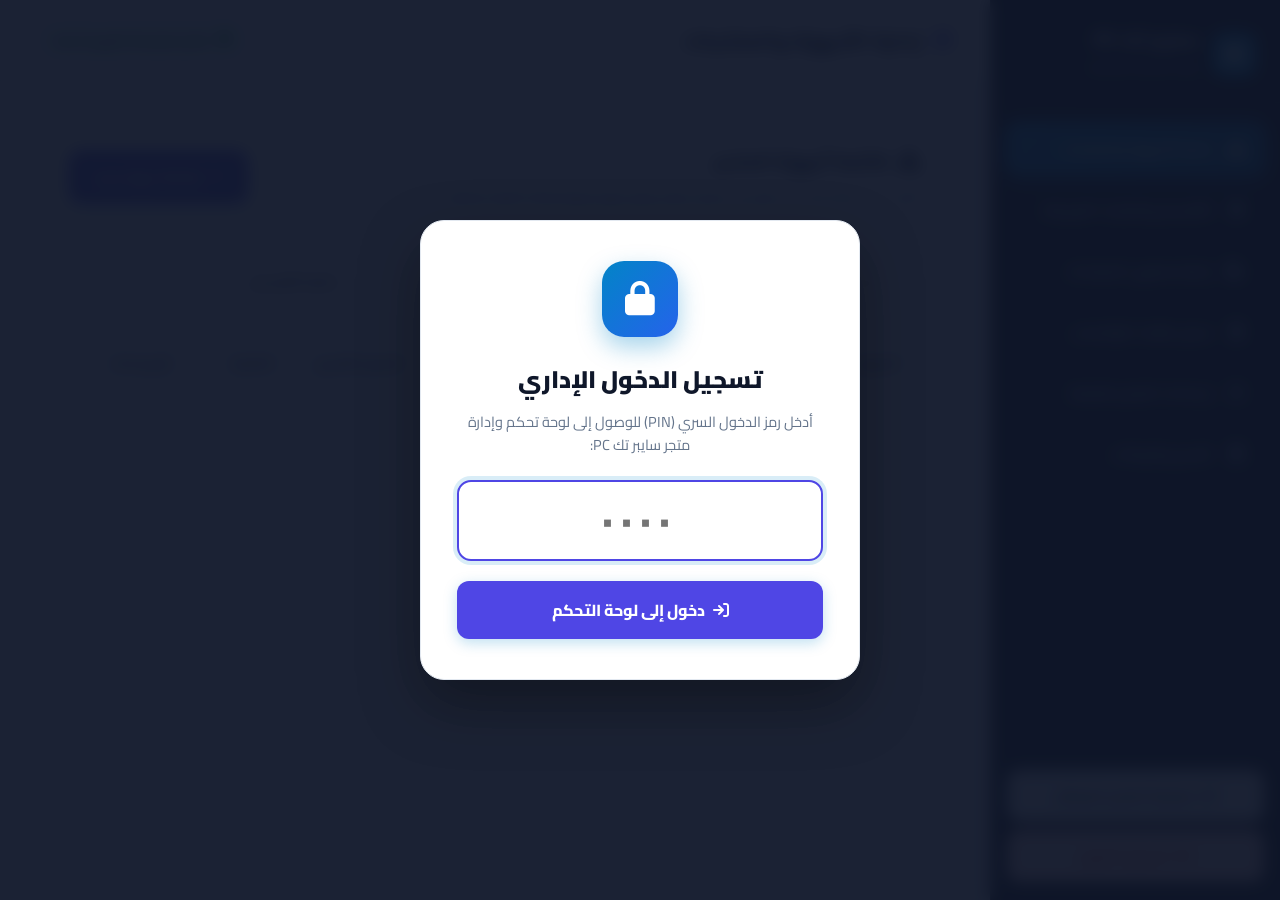
<file: admin/index.html>
<!DOCTYPE html>
<html lang="ar" dir="rtl">
<head>
  <meta charset="UTF-8">
    <meta http-equiv="Content-Type" content="text/html; charset=UTF-8">
  <meta name="viewport" content="width=device-width, initial-scale=1.0">
  <title>لوحة التحكم الشاملة | متجر سايبر تك PC - CyberTech</title>
  <!-- Google Fonts: Cairo -->
  <link rel="preconnect" href="https://fonts.googleapis.com">
  <link rel="preconnect" href="https://fonts.gstatic.com" crossorigin>
  <link href="https://fonts.googleapis.com/css2?family=Cairo:wght@400;600;700;800;900&display=swap" rel="stylesheet">
  <!-- Font Awesome 6 Pro / Free -->
  <link rel="stylesheet" href="https://cdnjs.cloudflare.com/ajax/libs/font-awesome/6.5.1/css/all.min.css">
  
  <style>
    :root {
      --primary: #4f46e5;
      --primary-hover: #4338ca;
      --dark-sidebar: #090d16;
      --dark-header: #0f172a;
      --bg: #f1f5f9;
      --card-bg: #ffffff;
      --border: #e2e8f0;
      --border-focus: #0284c7;
      --text-main: #0f172a;
      --text-muted: #64748b;
      --success: #16a34a;
      --danger: #dc2626;
      --warning: #d97706;
      --font-cairo: 'Cairo', sans-serif;
    }

    * { box-sizing: border-box; margin: 0; padding: 0; }
    
    body {
      font-family: var(--font-cairo);
      font-size: 15.5px;
      direction: rtl;
      text-align: right;
      background: var(--bg);
      color: var(--text-main);
      display: flex;
      min-height: 100vh;
      -webkit-font-smoothing: antialiased;
    }

    /* Auth Overlay */
    .auth-overlay {
      position: fixed;
      top: 0; left: 0; width: 100vw; height: 100vh;
      background: rgba(15, 23, 42, 0.95);
      backdrop-filter: blur(8px);
      z-index: 99999;
      display: flex;
      align-items: center;
      justify-content: center;
      padding: 20px;
    }
    .auth-card {
      background: #ffffff;
      border-radius: 24px;
      padding: 40px 36px;
      width: 100%;
      max-width: 440px;
      text-align: center;
      box-shadow: 0 25px 60px rgba(0, 0, 0, 0.35);
      border: 1px solid var(--border);
    }
    .auth-icon {
      width: 76px;
      height: 76px;
      background: linear-gradient(135deg, #0284c7, #2563eb);
      color: #ffffff;
      border-radius: 22px;
      display: flex;
      align-items: center;
      justify-content: center;
      font-size: 34px;
      margin: 0 auto 20px;
      box-shadow: 0 10px 25px rgba(2, 132, 199, 0.35);
    }
    .auth-title { font-size: 24px; font-weight: 900; margin-bottom: 8px; color: var(--text-main); }
    .auth-desc { font-size: 14.5px; color: var(--text-muted); margin-bottom: 24px; line-height: 1.6; }
    .auth-pin-input {
      width: 100%;
      font-size: 26px;
      font-weight: 800;
      letter-spacing: 8px;
      text-align: center;
      padding: 14px;
      border: 2.5px solid var(--border);
      border-radius: 14px;
      outline: none;
      margin-bottom: 20px;
      transition: all 0.25s;
      font-family: inherit;
    }
    .auth-pin-input:focus { border-color: var(--primary); box-shadow: 0 0 0 4px rgba(2, 132, 199, 0.15); }

    /* Sidebar Layout */
    .admin-sidebar {
      width: 290px;
      background: var(--dark-sidebar);
      color: #ffffff;
      display: flex;
      flex-direction: column;
      flex-shrink: 0;
      border-left: 1px solid rgba(255, 255, 255, 0.08);
      position: sticky;
      top: 0;
      height: 100vh;
      overflow-y: auto;
      z-index: 100;
    }
    .sidebar-brand {
      padding: 28px 24px 22px;
      display: flex;
      align-items: center;
      gap: 14px;
      border-bottom: 1px solid rgba(255, 255, 255, 0.08);
    }
    .sidebar-brand-icon {
      width: 44px;
      height: 44px;
      background: linear-gradient(135deg, #0284c7, #0ea5e9);
      border-radius: 12px;
      display: flex;
      align-items: center;
      justify-content: center;
      font-size: 22px;
      color: #fff;
    }
    .sidebar-brand-text h2 { font-size: 19px; font-weight: 900; line-height: 1.2; color: #fff; }
    .sidebar-brand-text span { font-size: 12px; color: #94a3b8; font-weight: 600; letter-spacing: 0.5px; }

    .sidebar-menu { list-style: none; padding: 18px 14px; flex: 1; }
    .sidebar-menu li { margin-bottom: 6px; }
    .menu-btn {
      width: 100%;
      display: flex;
      align-items: center;
      gap: 12px;
      padding: 13px 18px;
      background: transparent;
      border: none;
      border-radius: 14px;
      color: #cbd5e1;
      font-size: 15px;
      font-weight: 700;
      cursor: pointer;
      transition: all 0.2s ease;
      font-family: inherit;
      text-align: right;
    }
    .menu-btn i { font-size: 17px; width: 24px; text-align: center; color: #94a3b8; transition: color 0.2s; }
    .menu-btn:hover { background: rgba(255, 255, 255, 0.07); color: #ffffff; }
    .menu-btn:hover i { color: #38bdf8; }
    .menu-btn.active {
      background: linear-gradient(135deg, #0284c7, #0369a1);
      color: #ffffff;
      box-shadow: 0 6px 18px rgba(2, 132, 199, 0.35);
    }
    .menu-btn.active i { color: #ffffff; }

    .sidebar-footer {
      padding: 18px 16px;
      border-top: 1px solid rgba(255, 255, 255, 0.08);
      display: flex;
      flex-direction: column;
      gap: 8px;
    }

    /* Main Content Area */
    .admin-main {
      flex: 1;
      display: flex;
      flex-direction: column;
      min-width: 0;
      height: 100vh;
      overflow-y: auto;
    }
    .admin-header {
      background: #ffffff;
      padding: 18px 36px;
      display: flex;
      align-items: center;
      justify-content: space-between;
      border-bottom: 1px solid var(--border);
      position: sticky;
      top: 0;
      z-index: 90;
      box-shadow: 0 2px 10px rgba(0, 0, 0, 0.02);
    }
    .admin-header-title { font-size: 22px; font-weight: 900; color: var(--text-main); display: flex; align-items: center; gap: 10px; }
    .admin-header-badge {
      display: inline-flex;
      align-items: center;
      gap: 8px;
      padding: 8px 16px;
      background: #ecfdf5;
      color: #065f46;
      border: 1px solid #a7f3d0;
      border-radius: 50px;
      font-size: 13.5px;
      font-weight: 700;
    }

    .admin-body {
      padding: 32px 36px;
      flex: 1;
    }

    /* Cards & Form Components */
    .card {
      background: var(--card-bg);
      border-radius: 20px;
      border: 1px solid var(--border);
      box-shadow: 0 4px 20px rgba(15, 23, 42, 0.04);
      padding: 28px 32px;
      margin-bottom: 30px;
    }
    .card-header {
      display: flex;
      align-items: center;
      justify-content: space-between;
      margin-bottom: 24px;
      padding-bottom: 16px;
      border-bottom: 1.5px solid var(--border);
    }
    .card-title {
      font-size: 20px;
      font-weight: 900;
      color: var(--text-main);
      display: flex;
      align-items: center;
      gap: 10px;
    }
    .card-desc { font-size: 14.5px; color: var(--text-muted); margin-top: 4px; }

    /* Form Fields */
    .form-grid {
      display: grid;
      grid-template-columns: repeat(2, 1fr);
      gap: 20px;
    }
    .form-grid-3 {
      display: grid;
      grid-template-columns: repeat(3, 1fr);
      gap: 20px;
    }
    .form-group {
      margin-bottom: 20px;
    }
    .form-group.full-width {
      grid-column: 1 / -1;
    }
    label {
      display: block;
      font-size: 15px;
      font-weight: 800;
      color: #1e293b;
      margin-bottom: 8px;
    }
    .form-control {
      width: 100%;
      padding: 13px 16px;
      font-size: 15px;
      font-weight: 600;
      color: var(--text-main);
      background: #ffffff;
      border: 2px solid var(--border);
      border-radius: 12px;
      outline: none;
      font-family: inherit;
      transition: all 0.2s ease;
    }
    .form-control:focus {
      border-color: var(--primary);
      box-shadow: 0 0 0 3px rgba(2, 132, 199, 0.15);
      background: #fcfdfe;
    }
    textarea.form-control {
      resize: vertical;
      min-height: 90px;
      line-height: 1.6;
    }
    .form-help {
      font-size: 13px;
      color: var(--text-muted);
      margin-top: 6px;
      display: flex;
      align-items: center;
      gap: 6px;
    }

    /* Image Upload & Live Preview Component */
    .image-picker-box {
      background: #f8fafc;
      border: 2px dashed #cbd5e1;
      border-radius: 14px;
      padding: 18px;
      display: flex;
      gap: 18px;
      align-items: center;
      transition: border-color 0.2s;
    }
    .image-picker-box:hover { border-color: var(--primary); }
    .image-preview-thumb {
      width: 110px;
      height: 90px;
      border-radius: 10px;
      object-fit: contain;
      background: #ffffff;
      border: 1px solid var(--border);
      padding: 4px;
      flex-shrink: 0;
    }
    .image-preview-banner {
      width: 180px;
      height: 80px;
      border-radius: 10px;
      object-fit: cover;
      background: #ffffff;
      border: 1px solid var(--border);
      flex-shrink: 0;
    }
    .image-picker-controls {
      flex: 1;
    }
    .btn-file-upload {
      display: inline-flex;
      align-items: center;
      gap: 8px;
      background: #ffffff;
      border: 1.5px solid var(--border);
      padding: 9px 16px;
      border-radius: 10px;
      font-size: 13.5px;
      font-weight: 700;
      color: var(--text-main);
      cursor: pointer;
      transition: all 0.2s;
      margin-top: 8px;
    }
    .btn-file-upload:hover {
      background: #f1f5f9;
      border-color: #94a3b8;
    }

    /* Buttons */
    .btn {
      display: inline-flex;
      align-items: center;
      justify-content: center;
      gap: 8px;
      padding: 12px 24px;
      border-radius: 12px;
      font-size: 15px;
      font-weight: 800;
      cursor: pointer;
      transition: all 0.25s ease;
      font-family: inherit;
      border: none;
      text-decoration: none;
    }
    .btn-primary {
      background: var(--primary);
      color: #ffffff;
      box-shadow: 0 4px 14px rgba(2, 132, 199, 0.25);
    }
    .btn-primary:hover {
      background: var(--primary-hover);
      transform: translateY(-1px);
      box-shadow: 0 6px 18px rgba(2, 132, 199, 0.35);
    }
    .btn-success {
      background: var(--success);
      color: #ffffff;
      box-shadow: 0 4px 14px rgba(22, 163, 74, 0.25);
    }
    .btn-success:hover {
      background: #15803d;
      transform: translateY(-1px);
    }
    .btn-secondary {
      background: #f1f5f9;
      color: #334155;
      border: 1.5px solid #cbd5e1;
    }
    .btn-secondary:hover {
      background: #e2e8f0;
      color: #0f172a;
    }
    .btn-danger {
      background: #fee2e2;
      color: var(--danger);
      border: 1px solid #fca5a5;
    }
    .btn-danger:hover {
      background: var(--danger);
      color: #ffffff;
    }

    /* Sub Tabs (for CMS & Pages) */
    .cms-tabs-bar {
      display: flex;
      gap: 8px;
      overflow-x: auto;
      padding-bottom: 12px;
      margin-bottom: 24px;
      border-bottom: 2px solid var(--border);
    }
    .cms-tab-btn {
      display: inline-flex;
      align-items: center;
      gap: 8px;
      padding: 11px 20px;
      background: #ffffff;
      border: 1.5px solid var(--border);
      border-radius: 12px;
      font-size: 14.5px;
      font-weight: 700;
      color: var(--text-muted);
      cursor: pointer;
      transition: all 0.2s ease;
      white-space: nowrap;
      font-family: inherit;
    }
    .cms-tab-btn:hover { color: var(--primary); border-color: var(--primary); }
    .cms-tab-btn.active {
      background: var(--primary);
      border-color: var(--primary);
      color: #ffffff;
      box-shadow: 0 4px 12px rgba(2, 132, 199, 0.25);
    }

    /* Tables */
    .table-container {
      overflow-x: auto;
      border: 1px solid var(--border);
      border-radius: 16px;
      background: #ffffff;
    }
    table {
      width: 100%;
      border-collapse: collapse;
      text-align: right;
    }
    th {
      background: #f8fafc;
      padding: 16px 20px;
      font-size: 14.5px;
      font-weight: 800;
      color: #475569;
      border-bottom: 1.5px solid var(--border);
    }
    td {
      padding: 16px 20px;
      font-size: 14.5px;
      font-weight: 600;
      border-bottom: 1px solid var(--border);
      vertical-align: middle;
    }
    tr:last-child td { border-bottom: none; }
    tr:hover td { background: #fcfdfe; }

    /* Category Cards Grid */
    .cat-mgmt-grid {
      display: grid;
      grid-template-columns: repeat(auto-fill, minmax(320px, 1fr));
      gap: 20px;
      margin-top: 14px;
    }
    .cat-mgmt-card {
      background: #ffffff;
      border: 1.5px solid var(--border);
      border-radius: 18px;
      overflow: hidden;
      box-shadow: 0 2px 10px rgba(0,0,0,0.02);
      transition: all 0.25s;
      display: flex;
      flex-direction: column;
    }
    .cat-mgmt-card:hover {
      border-color: var(--primary);
      box-shadow: 0 8px 24px rgba(2, 132, 199, 0.12);
      transform: translateY(-2px);
    }
    .cat-mgmt-banner-preview {
      height: 120px;
      width: 100%;
      object-fit: cover;
      background: #0f172a;
    }
    .cat-mgmt-body {
      padding: 18px 20px;
      flex: 1;
      display: flex;
      flex-direction: column;
      justify-content: space-between;
    }
    .cat-mgmt-title {
      font-size: 17px;
      font-weight: 800;
      color: var(--text-main);
      display: flex;
      align-items: center;
      gap: 8px;
      margin-bottom: 6px;
    }

    /* Modal */
    .modal-overlay {
      position: fixed;
      inset: 0;
      background: rgba(15, 23, 42, 0.7);
      backdrop-filter: blur(4px);
      z-index: 9999;
      display: none;
      align-items: center;
      justify-content: center;
      padding: 20px;
    }
    .modal-overlay.active { display: flex; }
    .modal-card {
      background: #ffffff;
      border-radius: 24px;
      width: 100%;
      max-width: 680px;
      max-height: 90vh;
      overflow-y: auto;
      box-shadow: 0 25px 50px rgba(0,0,0,0.25);
      border: 1px solid var(--border);
    }
    .modal-header {
      padding: 22px 28px;
      border-bottom: 1.5px solid var(--border);
      display: flex;
      align-items: center;
      justify-content: space-between;
      position: sticky;
      top: 0;
      background: #ffffff;
      z-index: 10;
    }
    .modal-body { padding: 26px 28px; }
    .modal-footer {
      padding: 18px 28px;
      border-top: 1.5px solid var(--border);
      display: flex;
      justify-content: flex-end;
      gap: 12px;
      background: #f8fafc;
      border-radius: 0 0 24px 24px;
    }

    /* Toast Notification */
    .toast-box {
      position: fixed;
      bottom: 28px;
      left: 28px;
      background: #0f172a;
      color: #ffffff;
      padding: 16px 24px;
      border-radius: 16px;
      display: flex;
      align-items: center;
      gap: 14px;
      font-size: 15px;
      font-weight: 700;
      box-shadow: 0 12px 30px rgba(0,0,0,0.25);
      border: 1px solid rgba(255,255,255,0.15);
      z-index: 999999;
      opacity: 0;
      transform: translateY(20px);
      transition: all 0.3s cubic-bezier(0.16, 1, 0.3, 1);
      pointer-events: none;
    }
    .toast-box.show { opacity: 1; transform: translateY(0); pointer-events: auto; }

    @media (max-width: 1024px) {
      .admin-sidebar { width: 80px; }
      .sidebar-brand-text, .menu-btn span, .sidebar-footer span { display: none; }
      .sidebar-brand { justify-content: center; padding: 20px 0; }
      .menu-btn { justify-content: center; padding: 16px 0; }
      .admin-header { padding: 16px 20px; }
      .admin-body { padding: 20px; }
      .form-grid, .form-grid-3 { grid-template-columns: 1fr; }
    }
  </style>
</head>
<body>

  <!-- AUTHENTICATION SCREEN OVERLAY -->
  <div id="authScreen" class="auth-overlay">
    <div class="auth-card">
      <div class="auth-icon"><i class="fa-solid fa-lock"></i></div>
      <h1 class="auth-title">تسجيل الدخول الإداري</h1>
      <p class="auth-desc">أدخل رمز الدخول السري (PIN) للوصول إلى لوحة تحكم وإدارة متجر سايبر تك PC:</p>
      <form onsubmit="handleAuth(event)">
        <input type="password" id="pinInput" class="auth-pin-input" maxlength="6" placeholder="••••" autofocus required>
        <button type="submit" class="btn btn-primary" style="width: 100%; padding: 14px; font-size: 16px;">
          <i class="fa-solid fa-arrow-right-to-bracket"></i> دخول إلى لوحة التحكم
        </button>
      </form>
      <div id="authError" style="color: var(--danger); font-size: 13.5px; font-weight: 700; margin-top: 14px; display: none;">
        <i class="fa-solid fa-circle-exclamation"></i> رمز الدخول غير صحيح، يرجى المحاولة مجدداً.
      </div>
    </div>
  </div>

  <!-- ADMIN SIDEBAR -->
  <aside class="admin-sidebar">
    <div class="sidebar-brand">
      <div class="sidebar-brand-icon"><i class="fa-solid fa-microchip"></i></div>
      <div class="sidebar-brand-text">
        <h2>سايبر تك PC</h2>
        <span>لوحة الإدارة الشاملة</span>
      </div>
    </div>

    <ul class="sidebar-menu">
      <li>
        <button class="menu-btn active" onclick="switchMainTab('productsTab', this)">
          <i class="fa-solid fa-boxes-stacked"></i>
          <span>إدارة الأجهزة والمنتجات</span>
        </button>
      </li>
      <li>
        <button class="menu-btn" onclick="switchMainTab('categoriesTab', this)">
          <i class="fa-solid fa-layer-group"></i>
          <span>الأقسام والبانرات العريضة</span>
        </button>
      </li>
      <li>
        <button class="menu-btn" onclick="switchMainTab('cmsTab', this)">
          <i class="fa-solid fa-file-pen"></i>
          <span>إدارة محتوى الصفحات</span>
        </button>
      </li>
      <li>
        <button class="menu-btn" onclick="switchMainTab('ordersTab', this)">
          <i class="fa-solid fa-receipt"></i>
          <span>سجل طلبات الواتساب</span>
        </button>
      </li>
      <li>
        <button class="menu-btn" onclick="switchMainTab('settingsTab', this)">
          <i class="fa-solid fa-sliders"></i>
          <span>إعدادات المتجر العامة</span>
        </button>
      </li>
      <li>
        <button class="menu-btn" onclick="switchMainTab('backupTab', this)">
          <i class="fa-solid fa-database"></i>
          <span>النسخ والبيانات</span>
        </button>
      </li>
    </ul>

    <div class="sidebar-footer">
      <a href="../index.html" target="_blank" class="btn btn-secondary" style="width: 100%; font-size: 14px;">
        <i class="fa-solid fa-arrow-up-right-from-square"></i>
        <span>معاينة المتجر المباشر</span>
      </a>
      <button onclick="logoutAdmin()" class="btn btn-danger" style="width: 100%; font-size: 14px;">
        <i class="fa-solid fa-right-from-bracket"></i>
        <span>تسجيل الخروج</span>
      </button>
    </div>
  </aside>

  <!-- ADMIN MAIN CONTENT -->
  <main class="admin-main">
    <header class="admin-header">
      <div class="admin-header-title">
        <i class="fa-solid fa-sliders" style="color: var(--primary);"></i>
        <span id="currentSectionTitle">إدارة الأجهزة والمنتجات</span>
      </div>
      <div class="admin-header-badge">
        <i class="fa-solid fa-circle-check" style="color: var(--success);"></i>
        <span>نظام المزامنة الفورية نشط</span>
      </div>
    </header>

    <div class="admin-body">

      <!-- ================= 1. PRODUCTS TAB ================= -->
      <section id="productsTab" class="tab-pane">
        <div class="card">
          <div class="card-header">
            <div>
              <h3 class="card-title"><i class="fa-solid fa-boxes-stacked"></i> قائمة أجهزة المتجر</h3>
              <p class="card-desc">أضف، عدل، أو احذف أي منتج في متجرك وقم برفع صوره ومواصفاته الفنية مباشرة.</p>
            </div>
            <button onclick="openAddProductModal()" class="btn btn-primary">
              <i class="fa-solid fa-plus"></i> إضافة جهاز جديد
            </button>
          </div>

          <!-- Filter & Search Bar -->
          <div style="display: flex; gap: 14px; margin-bottom: 20px; flex-wrap: wrap;">
            <input type="text" id="prodSearchInput" class="form-control" style="flex: 2; min-width: 260px;" placeholder="بحث باسم الجهاز أو الموديل..." onkeyup="filterAdminProducts()">
            <select id="prodCategoryFilter" class="form-control" style="flex: 1; min-width: 180px;" onchange="filterAdminProducts()">
              <option value="all">كافة الأقسام</option>
              <option value="watches">ساعات ذكية</option>
              <option value="audio">سماعات وصوتيات</option>
              <option value="chargers">شواحن MagSafe</option>
              <option value="drones">درون 4K</option>
              <option value="home">أجهزة منزل ذكي</option>
            </select>
          </div>

          <!-- Products Table -->
          <div class="table-container">
            <table>
              <thead>
                <tr>
                  <th style="width: 80px;">الصورة</th>
                  <th>اسم الجهاز والمواصفات</th>
                  <th>القسم</th>
                  <th>السعر الحالي</th>
                  <th>السعر القديم</th>
                  <th>الشارة</th>
                  <th style="width: 140px; text-align: center;">الإجراءات</th>
                </tr>
              </thead>
              <tbody id="productsTableBody">
                <!-- Rendered dynamically -->
              </tbody>
            </table>
          </div>
        </div>
      </section>

      <!-- ================= 2. CATEGORIES & WIDE BANNERS TAB ================= -->
      <section id="categoriesTab" class="tab-pane" style="display: none;">
        <div class="card">
          <div class="card-header">
            <div>
              <h3 class="card-title"><i class="fa-solid fa-layer-group"></i> الأقسام والبانرات العريضة للمتجر</h3>
              <p class="card-desc">تحكم بالصور العريضة (Wide Banners) للأقسام، عناوينها، وأوصافها الترويجية التي تظهر للعملاء.</p>
            </div>
            <button onclick="openAddCategoryModal()" class="btn btn-primary">
              <i class="fa-solid fa-folder-plus"></i> إضافة قسم جديد
            </button>
          </div>

          <div class="cat-mgmt-grid" id="categoriesGridContainer">
            <!-- Rendered dynamically -->
          </div>
        </div>
      </section>

      <!-- ================= 3. PAGES CMS TAB ================= -->
      <section id="cmsTab" class="tab-pane" style="display: none;">
        <div class="card">
          <div class="card-header">
            <div>
              <h3 class="card-title"><i class="fa-solid fa-file-pen"></i> إدارة وتخصيص محتوى الصفحات</h3>
              <p class="card-desc">تحكم كامل بجميع نصوص، صور، وبانرات صفحات الموقع (الرئيسية، صفحة المنتج، من نحن، اتصل بنا).</p>
            </div>
          </div>

          <!-- CMS Subtabs Navigation -->
          <div class="cms-tabs-bar">
            <button class="cms-tab-btn active" onclick="switchCmsSubTab('cmsHomeTab', this)">
              <i class="fa-solid fa-house"></i> الصفحة الرئيسية
            </button>
            <button class="cms-tab-btn" onclick="switchCmsSubTab('cmsProductTab', this)">
              <i class="fa-solid fa-cart-shopping"></i> صفحة المنتج العامة
            </button>
            <button class="cms-tab-btn" onclick="switchCmsSubTab('cmsAboutTab', this)">
              <i class="fa-solid fa-circle-info"></i> صفحة من نحن
            </button>
            <button class="cms-tab-btn" onclick="switchCmsSubTab('cmsContactTab', this)">
              <i class="fa-solid fa-headset"></i> صفحة اتصل بنا
            </button>
          </div>

          <!-- 3.1 HOME PAGE CMS -->
          <div id="cmsHomeTab" class="cms-subpane">
            <form onsubmit="saveHomeCMS(event)">
              
              <!-- Hero Showcase -->
              <div style="background: #f8fafc; border: 1.5px solid var(--border); border-radius: 16px; padding: 22px; margin-bottom: 24px;">
                <h4 style="font-size: 18px; font-weight: 900; color: var(--primary); margin-bottom: 16px; display: flex; align-items: center; gap: 8px;">
                  <i class="fa-solid fa-star"></i> البانر الرئيسي في أعلى الصفحة الرئيسية (Hero Showcase)
                </h4>
                
                <div class="form-grid">
                  <div class="form-group full-width">
                    <label>عنوان البانر الرئيسي (Hero Title)</label>
                    <input type="text" id="cmsHeroTitle" class="form-control" required>
                  </div>
                  <div class="form-group">
                    <label>شارة العرض الترويجية (Hero Badge)</label>
                    <input type="text" id="cmsHeroBadge" class="form-control" required>
                  </div>
                  <div class="form-group">
                    <label>نص زر الدعوة للعمل (CTA Button Text)</label>
                    <input type="text" id="cmsHeroBtnText" class="form-control">
                  </div>
                  <div class="form-group full-width">
                    <label>الوصف الترويجي في البانر (Hero Subtitle)</label>
                    <textarea id="cmsHeroSubtitle" class="form-control" rows="3" required></textarea>
                  </div>

                  <!-- Hero Image Picker with Live Preview -->
                  <div class="form-group full-width">
                    <label>صورة البانر الرئيسي (Hero Banner Image)</label>
                    <div class="image-picker-box">
                      <img id="cmsHeroImgPreview" class="image-preview-banner" src="../images/pc_hero_rig_white.jpg" alt="معاينة البانر">
                      <div class="image-picker-controls">
                        <input type="text" id="cmsHeroImage" class="form-control" placeholder="مسار الصورة مثل: images/pc_hero_rig_white.jpg" oninput="document.getElementById('cmsHeroImgPreview').src=this.value;">
                        <label class="btn-file-upload">
                          <i class="fa-solid fa-arrow-up-from-bracket"></i>
                          <span>رفع صورة بانر جديدة من جهازك</span>
                          <input type="file" accept="image/*" style="display:none;" onchange="handleFileToInput(this, 'cmsHeroImage', 'cmsHeroImgPreview')">
                        </label>
                      </div>
                    </div>
                  </div>
                </div>
              </div>

              <!-- Trust Features -->
              <div style="background: #f8fafc; border: 1.5px solid var(--border); border-radius: 16px; padding: 22px; margin-bottom: 24px;">
                <h4 style="font-size: 18px; font-weight: 900; color: var(--primary); margin-bottom: 16px; display: flex; align-items: center; gap: 8px;">
                  <i class="fa-solid fa-shield-halved"></i> ميزات المتجر الموثوقة الأربعة (Trust Badges)
                </h4>
                <div class="form-grid">
                  <div class="form-group">
                    <label>الميزة 1: العنوان</label>
                    <input type="text" id="cmsTrust1Title" class="form-control">
                    <label style="margin-top:6px;">الوصف</label>
                    <input type="text" id="cmsTrust1Desc" class="form-control">
                  </div>
                  <div class="form-group">
                    <label>الميزة 2: العنوان</label>
                    <input type="text" id="cmsTrust2Title" class="form-control">
                    <label style="margin-top:6px;">الوصف</label>
                    <input type="text" id="cmsTrust2Desc" class="form-control">
                  </div>
                  <div class="form-group">
                    <label>الميزة 3: العنوان</label>
                    <input type="text" id="cmsTrust3Title" class="form-control">
                    <label style="margin-top:6px;">الوصف</label>
                    <input type="text" id="cmsTrust3Desc" class="form-control">
                  </div>
                  <div class="form-group">
                    <label>الميزة 4: العنوان</label>
                    <input type="text" id="cmsTrust4Title" class="form-control">
                    <label style="margin-top:6px;">الوصف</label>
                    <input type="text" id="cmsTrust4Desc" class="form-control">
                  </div>
                </div>
              </div>

              <!-- Spotlight Showcase -->
              <div style="background: #f8fafc; border: 1.5px solid var(--border); border-radius: 16px; padding: 22px; margin-bottom: 24px;">
                <h4 style="font-size: 18px; font-weight: 900; color: var(--primary); margin-bottom: 16px; display: flex; align-items: center; gap: 8px;">
                  <i class="fa-solid fa-bolt"></i> قسم الجهاز المميز سبوتلايت (Spotlight Showcase)
                </h4>
                <div class="form-grid">
                  <div class="form-group full-width">
                    <label>عنوان الجهاز المميز</label>
                    <input type="text" id="cmsSpotlightTitle" class="form-control">
                  </div>
                  <div class="form-group">
                    <label>شارة الجهاز (Spotlight Badge)</label>
                    <input type="text" id="cmsSpotlightBadge" class="form-control">
                  </div>
                  <div class="form-group">
                    <label>السعر المخفض (ر.س)</label>
                    <input type="number" id="cmsSpotlightPrice" class="form-control">
                  </div>
                  <div class="form-group full-width">
                    <label>الوصف الترويجي للجهاز المميز</label>
                    <textarea id="cmsSpotlightSubtitle" class="form-control" rows="2"></textarea>
                  </div>
                  <div class="form-group full-width">
                    <label>صورة الجهاز المميز (Spotlight Image)</label>
                    <div class="image-picker-box">
                      <img id="cmsSpotlightImgPreview" class="image-preview-thumb" src="../images/pc_prod_white_rig.jpg" alt="معاينة الصورة">
                      <div class="image-picker-controls">
                        <input type="text" id="cmsSpotlightImage" class="form-control" placeholder="مسار الصورة مثل: images/pc_prod_white_rig.jpg" oninput="document.getElementById('cmsSpotlightImgPreview').src=this.value;">
                        <label class="btn-file-upload">
                          <i class="fa-solid fa-arrow-up-from-bracket"></i>
                          <span>رفع صورة جديدة من جهازك</span>
                          <input type="file" accept="image/*" style="display:none;" onchange="handleFileToInput(this, 'cmsSpotlightImage', 'cmsSpotlightImgPreview')">
                        </label>
                      </div>
                    </div>
                  </div>
                </div>
              </div>

              <button type="submit" class="btn btn-success" style="font-size: 16px; padding: 14px 28px;">
                <i class="fa-solid fa-floppy-disk"></i> حفظ كافة تعديلات الصفحة الرئيسية
              </button>
            </form>
          </div>

          <!-- 3.2 PRODUCT PAGE CMS -->
          <div id="cmsProductTab" class="cms-subpane" style="display: none;">
            <form onsubmit="saveProductPageCMS(event)">
              <div style="background: #f8fafc; border: 1.5px solid var(--border); border-radius: 16px; padding: 22px; margin-bottom: 24px;">
                <h4 style="font-size: 18px; font-weight: 900; color: var(--primary); margin-bottom: 16px; display: flex; align-items: center; gap: 8px;">
                  <i class="fa-solid fa-truck-ramp-box"></i> شارات وضمانات صفحة المنتج
                </h4>
                <div class="form-grid">
                  <div class="form-group">
                    <label>شارة الشحن السريع</label>
                    <input type="text" id="cmsProdDelivery" class="form-control">
                  </div>
                  <div class="form-group">
                    <label>شارة الضمان المعتمد</label>
                    <input type="text" id="cmsProdWarranty" class="form-control">
                  </div>
                  <div class="form-group">
                    <label>شارة الاسترجاع والاستبدال</label>
                    <input type="text" id="cmsProdReturn" class="form-control">
                  </div>
                  <div class="form-group">
                    <label>شارة المنتج الأصلي</label>
                    <input type="text" id="cmsProdAuthentic" class="form-control">
                  </div>
                  <div class="form-group full-width">
                    <label>ملاحظة استشارة الشراء عبر واتساب</label>
                    <textarea id="cmsProdWaNote" class="form-control" rows="2"></textarea>
                  </div>
                </div>
              </div>
              <button type="submit" class="btn btn-success" style="font-size: 16px; padding: 14px 28px;">
                <i class="fa-solid fa-floppy-disk"></i> حفظ إعدادات صفحة المنتج
              </button>
            </form>
          </div>

          <!-- 3.3 ABOUT US CMS -->
          <div id="cmsAboutTab" class="cms-subpane" style="display: none;">
            <form onsubmit="saveAboutCMS(event)">
              <div class="form-grid">
                <div class="form-group full-width">
                  <label>عنوان صفحة من نحن الرئيسي</label>
                  <input type="text" id="cmsAboutTitle" class="form-control" required>
                </div>
                <div class="form-group full-width">
                  <label>الوصف الفرعي (Subtitle)</label>
                  <input type="text" id="cmsAboutSub" class="form-control" required>
                </div>
                <div class="form-group full-width">
                  <label>قصة المتجر وتاريخه (Store Story)</label>
                  <textarea id="cmsAboutStory" class="form-control" rows="4" required></textarea>
                </div>
                <div class="form-group full-width">
                  <label>رسالتنا وقيمنا (Mission & Values)</label>
                  <textarea id="cmsAboutMission" class="form-control" rows="3" required></textarea>
                </div>
                <div class="form-group full-width">
                  <label>صورة بانر صفحة من نحن (About Banner Image)</label>
                  <div class="image-picker-box">
                    <img id="cmsAboutImgPreview" class="image-preview-banner" src="../images/pc_hero_rig_white.jpg" alt="معاينة البانر">
                    <div class="image-picker-controls">
                      <input type="text" id="cmsAboutImage" class="form-control" placeholder="مسار الصورة مثل: images/pc_hero_rig_white.jpg" oninput="document.getElementById('cmsAboutImgPreview').src=this.value;">
                      <label class="btn-file-upload">
                        <i class="fa-solid fa-arrow-up-from-bracket"></i>
                        <span>رفع صورة جديدة لصفحة من نحن</span>
                        <input type="file" accept="image/*" style="display:none;" onchange="handleFileToInput(this, 'cmsAboutImage', 'cmsAboutImgPreview')">
                      </label>
                    </div>
                  </div>
                </div>
              </div>
              <button type="submit" class="btn btn-success" style="font-size: 16px; padding: 14px 28px;">
                <i class="fa-solid fa-floppy-disk"></i> حفظ محتوى صفحة من نحن
              </button>
            </form>
          </div>

          <!-- 3.4 CONTACT US CMS -->
          <div id="cmsContactTab" class="cms-subpane" style="display: none;">
            <form onsubmit="saveContactCMS(event)">
              <div class="form-grid">
                <div class="form-group full-width">
                  <label>عنوان صفحة اتصل بنا</label>
                  <input type="text" id="cmsContactTitle" class="form-control" required>
                </div>
                <div class="form-group full-width">
                  <label>الوصف الفرعي</label>
                  <input type="text" id="cmsContactSub" class="form-control" required>
                </div>
                <div class="form-group">
                  <label>الهاتف المباشر</label>
                  <input type="text" id="cmsContactPhone" class="form-control" required>
                </div>
                <div class="form-group">
                  <label>رقم واتساب المعتمد</label>
                  <input type="text" id="cmsContactWhatsapp" class="form-control" required>
                </div>
                <div class="form-group">
                  <label>البريد الإلكتروني للدعم</label>
                  <input type="email" id="cmsContactEmail" class="form-control" required>
                </div>
                <div class="form-group">
                  <label>العنوان والفرع الرئيسي</label>
                  <input type="text" id="cmsContactAddress" class="form-control" required>
                </div>
                <div class="form-group full-width">
                  <label>ساعات العمل واستقبال الطلبات</label>
                  <input type="text" id="cmsContactHours" class="form-control" required>
                </div>
              </div>
              <button type="submit" class="btn btn-success" style="font-size: 16px; padding: 14px 28px;">
                <i class="fa-solid fa-floppy-disk"></i> حفظ محتوى صفحة اتصل بنا
              </button>
            </form>
          </div>

        </div>
      </section>

      <!-- ================= 4. ORDERS LOG TAB ================= -->
      <section id="ordersTab" class="tab-pane" style="display: none;">
        <div class="card">
          <div class="card-header">
            <div>
              <h3 class="card-title"><i class="fa-solid fa-receipt"></i> سجل طلبات الواتساب الواردة</h3>
              <p class="card-desc">قائمة الطلبات التي قام العملاء بتجهيزها وإرسالها عبر زر الواتساب.</p>
            </div>
            <button onclick="clearOrdersLog()" class="btn btn-danger">
              <i class="fa-solid fa-trash-can"></i> مسح سجل الطلبات
            </button>
          </div>
          <div class="table-container">
            <table>
              <thead>
                <tr>
                  <th>رقم الطلب</th>
                  <th>تاريخ وتوقيت الطلب</th>
                  <th>الأجهزة المطلوبة</th>
                  <th>إجمالي المبلغ</th>
                  <th style="width: 120px; text-align: center;">التفاصيل</th>
                </tr>
              </thead>
              <tbody id="ordersTableBody">
                <!-- Rendered dynamically -->
              </tbody>
            </table>
          </div>
        </div>
      </section>

      <!-- ================= 5. STORE SETTINGS TAB ================= -->
      <section id="settingsTab" class="tab-pane" style="display: none;">
        <div class="card">
          <div class="card-header">
            <div>
              <h3 class="card-title"><i class="fa-solid fa-sliders"></i> إعدادات المتجر وهوية البراند</h3>
              <p class="card-desc">تحكم برقم هاتف الواتساب المعتمد، اسم المتجر، العملة، وشريط الإعلانات العلوي.</p>
            </div>
          </div>
          <form onsubmit="saveStoreSettings(event)">
            <div class="form-grid">
              <div class="form-group">
                <label>اسم المتجر (Brand Name)</label>
                <input type="text" id="setStoreName" class="form-control" required>
              </div>
              <div class="form-group">
                <label>الشعار الفرعي (Subtitle)</label>
                <input type="text" id="setStoreSubtitle" class="form-control" required>
              </div>
              <div class="form-group">
                <label>رقم هاتف الواتساب لاستقبال الطلبات (WhatsApp Number)</label>
                <input type="text" id="setWhatsapp" class="form-control" placeholder="01027093535" required>
                <span class="form-help"><i class="fa-solid fa-info-circle"></i> يتم توجيه رسائل سلة المشتريات بالكامل إلى هذا الرقم.</span>
              </div>
              <div class="form-group">
                <label>الرقم الموحد المباشر (Hotline)</label>
                <input type="text" id="setPhone" class="form-control" required>
              </div>
              <div class="form-group">
                <label>عملة المتجر المعروضة</label>
                <input type="text" id="setCurrency" class="form-control" required>
              </div>
              <div class="form-group">
                <label>رمز الدخول السري للوحة الإدارة (Admin PIN)</label>
                <input type="text" id="setAdminPin" class="form-control" maxlength="6" required>
              </div>
              <div class="form-group full-width">
                <label>شريط الإعلانات الترويجي في أعلى المتجر (Topbar)</label>
                <input type="text" id="setTopbarAnnouncement" class="form-control">
              </div>
            </div>
            <button type="submit" class="btn btn-success" style="font-size: 16px; padding: 14px 28px;">
              <i class="fa-solid fa-floppy-disk"></i> حفظ كافة إعدادات المتجر
            </button>
          </form>
        </div>
      </section>

      <!-- ================= 6. BACKUP & RESTORE TAB ================= -->
      <section id="backupTab" class="tab-pane" style="display: none;">
        <div class="card">
          <div class="card-header">
            <div>
              <h3 class="card-title"><i class="fa-solid fa-database"></i> النسخ الاحتياطي واستعادة البيانات</h3>
              <p class="card-desc">قم بتصدير قاعدة بيانات المتجر أو استرجاعها أو استعادة الحالة الافتراضية بنقرة واحدة.</p>
            </div>
          </div>
          <div style="display: flex; gap: 16px; flex-wrap: wrap; margin-bottom: 24px;">
            <button onclick="exportStoreJSON()" class="btn btn-primary" style="padding: 14px 24px;">
              <i class="fa-solid fa-download"></i> تصدير نسخة احتياطية كاملة (JSON)
            </button>
            <label class="btn btn-secondary" style="padding: 14px 24px; cursor: pointer;">
              <i class="fa-solid fa-upload"></i> استيراد نسخة احتياطية من ملف
              <input type="file" accept=".json" style="display:none;" onchange="importStoreJSON(this)">
            </label>
            <button onclick="resetToDefaultData()" class="btn btn-danger" style="padding: 14px 24px;">
              <i class="fa-solid fa-rotate-left"></i> إعادة ضبط المصنع الافتراضي
            </button>
          </div>
          <div style="background: #f8fafc; border: 1px solid var(--border); border-radius: 14px; padding: 18px; font-size: 14px; color: var(--text-muted); line-height: 1.6;">
            <i class="fa-solid fa-circle-info" style="color: var(--primary);"></i>
            <strong>ملاحظة هامة:</strong> يتم حفظ كافة تعديلاتك محلياً بشكل فوري، وعند تصدير ملف JSON يمكنك الاحتفاظ بنسخة على جهازك ونقلها بين المتصفحات أو الأجهزة في أي وقت.
          </div>
        </div>
      </section>

    </div>
  </main>

  <!-- ADD / EDIT PRODUCT MODAL -->
  <div id="productModal" class="modal-overlay">
    <div class="modal-card">
      <div class="modal-header">
        <h3 id="productModalTitle" style="font-size: 19px; font-weight: 900; color: var(--text-main);">إضافة جهاز جديد</h3>
        <button onclick="closeProductModal()" style="background:none; border:none; font-size: 20px; cursor:pointer; color: var(--text-muted);">&times;</button>
      </div>
      <form onsubmit="handleProductSubmit(event)">
        <div class="modal-body">
          <input type="hidden" id="prodEditId">
          <div class="form-grid">
            <div class="form-group full-width">
              <label>اسم الجهاز الكامل</label>
              <input type="text" id="prodName" class="form-control" required placeholder="مثال: ساعة ألترا برو تيتانيوم AMOLED">
            </div>
            <div class="form-group">
              <label>القسم</label>
              <select id="prodCategorySelect" class="form-control" required>
                <!-- Filled dynamically -->
              </select>
            </div>
            <div class="form-group">
              <label>الشارة الترويجية (Badge)</label>
              <input type="text" id="prodBadge" class="form-control" placeholder="خصم 24% أو الأكثر مبيعاً">
            </div>
            <div class="form-group">
              <label>السعر الحالي (ر.س)</label>
              <input type="number" id="prodPrice" class="form-control" required min="1">
            </div>
            <div class="form-group">
              <label>السعر القديم قبل الخصم (ر.س)</label>
              <input type="number" id="prodOldPrice" class="form-control" placeholder="اختياري">
            </div>
            <div class="form-group full-width">
              <label>المواصفات الفنية السريعة (مفصولة بفاصلة)</label>
              <input type="text" id="prodSpecs" class="form-control" placeholder="مثال: شاشة AMOLED, بطارية 14 يوم, مقاوم للصدمات">
            </div>

            <!-- Image upload with Live Preview -->
            <div class="form-group full-width">
              <label>صورة الجهاز (Product Image)</label>
              <div class="image-picker-box">
                <img id="prodModalImgPreview" class="image-preview-thumb" src="../images/pc_hero_rig_white.jpg" alt="معاينة صورة الجهاز">
                <div class="image-picker-controls">
                  <input type="text" id="prodImage" class="form-control" placeholder="مسار الصورة أو رابطها" oninput="document.getElementById('prodModalImgPreview').src=this.value;" required>
                  <label class="btn-file-upload">
                    <i class="fa-solid fa-arrow-up-from-bracket"></i>
                    <span>رفع صورة من جهازك</span>
                    <input type="file" accept="image/*" style="display:none;" onchange="handleFileToInput(this, 'prodImage', 'prodModalImgPreview')">
                  </label>
                </div>
              </div>
            </div>
          </div>
        </div>
        <div class="modal-footer">
          <button type="button" onclick="closeProductModal()" class="btn btn-secondary">إلغاء</button>
          <button type="submit" class="btn btn-primary"><i class="fa-solid fa-check"></i> حفظ بيانات الجهاز</button>
        </div>
      </form>
    </div>
  </div>

  <!-- EDIT CATEGORY MODAL -->
  <div id="categoryModal" class="modal-overlay">
    <div class="modal-card">
      <div class="modal-header">
        <h3 id="categoryModalTitle" style="font-size: 19px; font-weight: 900; color: var(--text-main);">تعديل بيانات وبانر القسم</h3>
        <button onclick="closeCategoryModal()" style="background:none; border:none; font-size: 20px; cursor:pointer; color: var(--text-muted);">&times;</button>
      </div>
      <form onsubmit="handleCategorySubmit(event)">
        <div class="modal-body">
          <input type="hidden" id="catEditId">
          <div class="form-grid">
            <div class="form-group">
              <label>اسم القسم</label>
              <input type="text" id="catName" class="form-control" required placeholder="مثال: ساعات ذكية ورياضية">
            </div>
            <div class="form-group">
              <label>معرف القسم بالإنجليزية (Slug / ID)</label>
              <input type="text" id="catSlug" class="form-control" required placeholder="مثال: watches">
            </div>
            <div class="form-group">
              <label>فئة أيقونة FontAwesome</label>
              <input type="text" id="catIcon" class="form-control" placeholder="fa-clock أو fa-headphones">
            </div>
            <div class="form-group">
              <label>العنوان العريض في صفحة القسم</label>
              <input type="text" id="catTitle" class="form-control" required placeholder="عنوان كبير وجذاب للقسم">
            </div>
            <div class="form-group full-width">
              <label>الوصف الترويجي العريض للقسم</label>
              <textarea id="catDescription" class="form-control" rows="3" required placeholder="وصف موجز للمنتجات ومواصفاتها في هذا القسم..."></textarea>
            </div>

            <!-- Wide Banner Image Picker with Live Preview -->
            <div class="form-group full-width">
              <label>الصورة العريضة للقسم (Category Wide Banner)</label>
              <div class="image-picker-box">
                <img id="catModalBannerPreview" class="image-preview-banner" src="../images/pc_hero_rig_white.jpg" alt="معاينة البانر العريض">
                <div class="image-picker-controls">
                  <input type="text" id="catBanner" class="form-control" placeholder="مسار البانر مثل: images/pc_hero_rig_white.jpg" oninput="document.getElementById('catModalBannerPreview').src=this.value;" required>
                  <label class="btn-file-upload">
                    <i class="fa-solid fa-arrow-up-from-bracket"></i>
                    <span>رفع صورة عريضة جديدة من جهازك</span>
                    <input type="file" accept="image/*" style="display:none;" onchange="handleFileToInput(this, 'catBanner', 'catModalBannerPreview')">
                  </label>
                </div>
              </div>
            </div>
          </div>
        </div>
        <div class="modal-footer">
          <button type="button" onclick="closeCategoryModal()" class="btn btn-secondary">إلغاء</button>
          <button type="submit" class="btn btn-primary"><i class="fa-solid fa-check"></i> حفظ بيانات القسم والبانر</button>
        </div>
      </form>
    </div>
  </div>

  <!-- TOAST NOTIFICATION -->
  <div id="adminToast" class="toast-box">
    <i class="fa-solid fa-circle-check" style="color: #22c55e; font-size: 20px;"></i>
    <span id="adminToastMsg">تم الحفظ بنجاح!</span>
  </div>

  <!-- Admin Controller Script -->
  <script src="js/admin.js"></script>
</body>
</html>
</file>
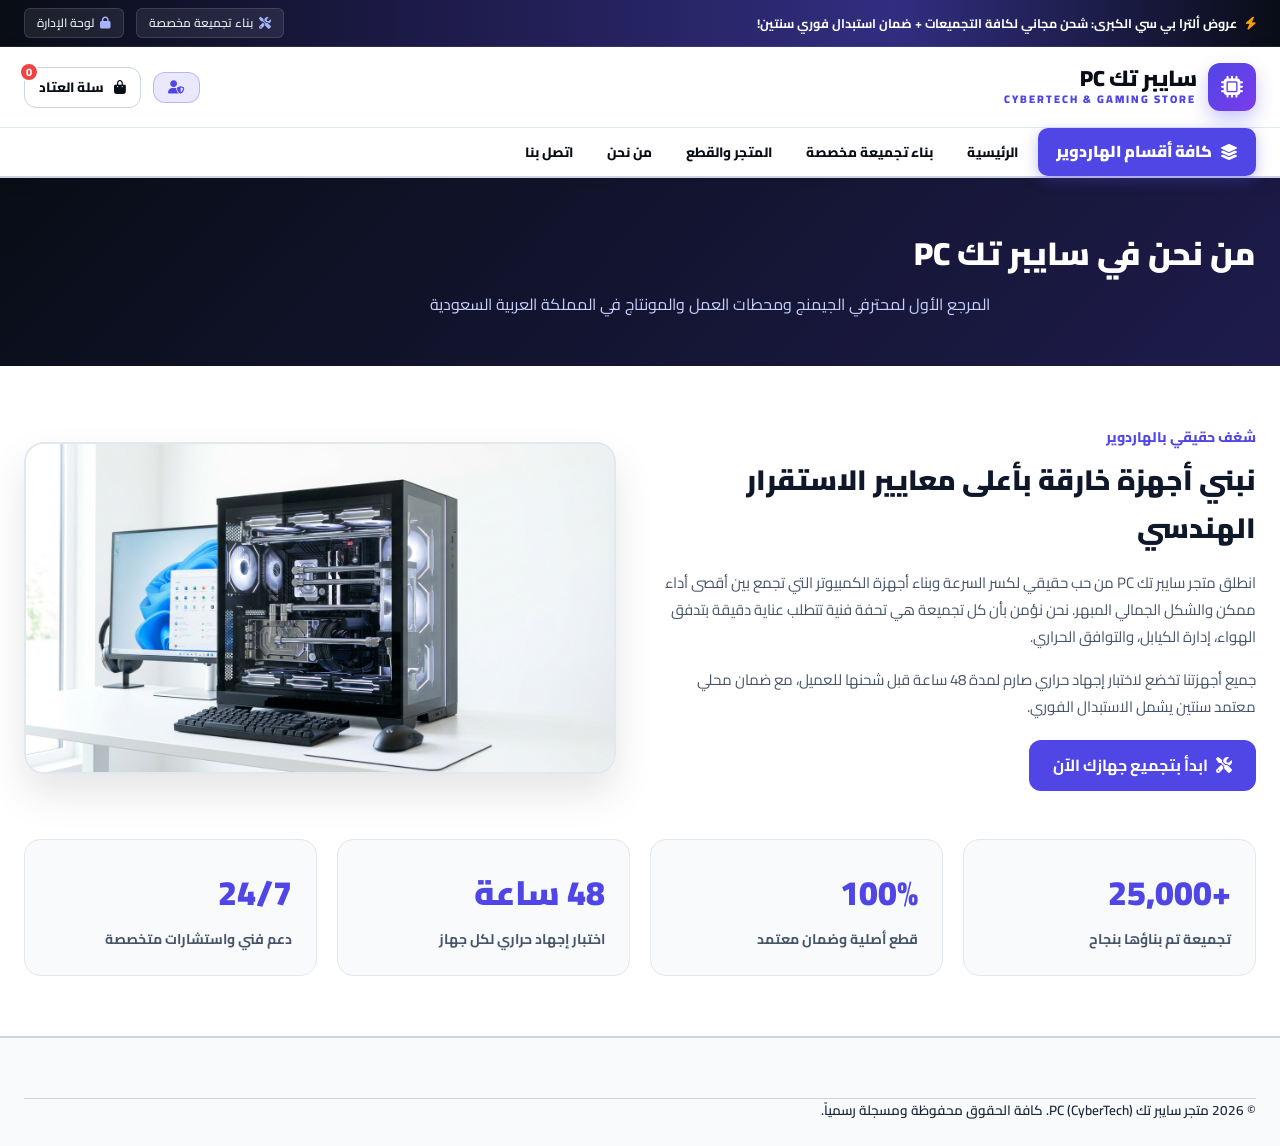
<file: about.html>
<!DOCTYPE html>
<html lang="ar" dir="rtl">
<head>
    <meta charset="UTF-8">
    <meta http-equiv="Content-Type" content="text/html; charset=UTF-8">
    <meta name="viewport" content="width=device-width, initial-scale=1.0">
    <title>من نحن | متجر سايبر تك PC</title>
    <link rel="preconnect" href="https://fonts.googleapis.com">
    <link rel="preconnect" href="https://fonts.gstatic.com" crossorigin>
    <link href="https://fonts.googleapis.com/css2?family=Cairo:wght@400;600;700;800;900&display=swap" rel="stylesheet">
    <link rel="stylesheet" href="https://cdnjs.cloudflare.com/ajax/libs/font-awesome/6.5.1/css/all.min.css">
    <link rel="stylesheet" href="css/style.css">
    <style>
        .inner-hero { padding: 48px 0; background: linear-gradient(135deg, #090d16 0%, #1e1b4b 100%); color: #fff; text-align: center; }
        .inner-hero h1 { font-size: 32px; font-weight: 900; margin-bottom: 12px; }
        .inner-hero p { font-size: 16px; color: #c7d2fe; max-width: 700px; margin: 0 auto; line-height: 1.6; }
        .about-content-sec { padding: 60px 0; background: #fff; }
        .about-grid { display: grid; grid-template-columns: 1fr 1fr; gap: 48px; align-items: center; }
        .about-img { width: 100%; border-radius: 20px; box-shadow: 0 20px 40px rgba(0,0,0,0.1); border: 2px solid #e2e8f0; }
        .stats-grid { display: grid; grid-template-columns: repeat(4, 1fr); gap: 20px; margin-top: 48px; }
        .stat-card { background: #f8fafc; border: 1.5px solid #e2e8f0; border-radius: 16px; padding: 24px; text-align: center; }
        .stat-num { font-size: 34px; font-weight: 900; color: #4f46e5; margin-bottom: 6px; }
        .stat-label { font-size: 14px; font-weight: 700; color: #475569; }
        @media (max-width: 768px) { .about-grid { grid-template-columns: 1fr; } .stats-grid { grid-template-columns: 1fr 1fr; } }
    </style>
</head>
<body>
    <div class="pc-topbar">
        <div class="pc-container">
            <div class="pc-topbar-inner">
                <div class="pc-topbar-text">
                    <i class="fa-solid fa-bolt" style="color: var(--color-accent-amber);"></i>
                    <span>عروض ألترا بي سي الكبرى: شحن مجاني لكافة التجميعات + ضمان استبدال فوري سنتين!</span>
                </div>
                <div class="pc-top-links">
                    <a href="index.html#builder"><i class="fa-solid fa-screwdriver-wrench"></i> بناء تجميعة مخصصة</a>
                    <a href="admin/index.html"><i class="fa-solid fa-lock"></i> لوحة الإدارة</a>
                </div>
            </div>
        </div>
    </div>
    <header class="pc-header">
        <div class="pc-container">
            <div class="pc-header-main">
                <a href="index.html" class="pc-logo-link">
                    <div class="pc-logo-icon"><i class="fa-solid fa-microchip"></i></div>
                    <div class="pc-logo-text"><span class="pc-logo-title">سايبر تك PC</span><span class="pc-logo-sub">CYBERTECH & GAMING STORE</span></div>
                </a>
                <div class="pc-header-actions" style="margin-right: auto;">
                    <a href="admin/index.html" class="pc-action-btn" title="لوحة الإدارة" style="background: rgba(79, 70, 229, 0.12); color: #4f46e5; font-weight: 700; border-radius: 12px; border: 1px solid rgba(79, 70, 229, 0.3);"><i class="fa-solid fa-user-shield"></i></a>
                    <div class="pc-action-btn" onclick="togglePcCartDrawer()"><i class="fa-solid fa-bag-shopping"></i><span>سلة العتاد</span><span class="pc-action-badge" id="pcCartBadge">0</span></div>
                </div>
            </div>
        </div>
        <div class="pc-navbar">
            <div class="pc-container">
                <div class="pc-navbar-inner">
                    <ul class="pc-nav-menu">
                        <li class="pc-nav-item"><a href="category?cat=all" class="pc-nav-mega-btn"><i class="fa-solid fa-layer-group"></i> <span>كافة أقسام الهاردوير</span></a></li>
                        <li class="pc-nav-item"><a href="index.html">الرئيسية</a></li>
                        <li class="pc-nav-item"><a href="index.html#builder">بناء تجميعة مخصصة</a></li>
                        <li class="pc-nav-item"><a href="shop.html">المتجر والقطع</a></li>
                        <li class="pc-nav-item"><a href="about.html">من نحن</a></li>
                        <li class="pc-nav-item"><a href="contact.html">اتصل بنا</a></li>
                    </ul>
                </div>
            </div>
        </div>
    </header>

    <section class="inner-hero">
        <div class="pc-container">
            <h1>من نحن في سايبر تك PC</h1>
            <p>المرجع الأول لمحترفي الجيمنج ومحطات العمل والمونتاج في المملكة العربية السعودية</p>
        </div>
    </section>

    <section class="about-content-sec">
        <div class="pc-container">
            <div class="about-grid">
                <div>
                    <span style="color:#4f46e5; font-weight:800; font-size:14px; display:block; margin-bottom:8px;">شغف حقيقي بالهاردوير</span>
                    <h2 style="font-size:28px; font-weight:900; color:#0f172a; margin-bottom:16px;">نبني أجهزة خارقة بأعلى معايير الاستقرار الهندسي</h2>
                    <p style="font-size:15px; color:#475569; line-height:1.8; margin-bottom:16px;">
                        انطلق متجر سايبر تك PC من حب حقيقي لكسر السرعة وبناء أجهزة الكمبيوتر التي تجمع بين أقصى أداء ممكن والشكل الجمالي المبهر. نحن نؤمن بأن كل تجميعة هي تحفة فنية تتطلب عناية دقيقة بتدفق الهواء، إدارة الكيابل، والتوافق الحراري.
                    </p>
                    <p style="font-size:15px; color:#475569; line-height:1.8; margin-bottom:20px;">
                        جميع أجهزتنا تخضع لاختبار إجهاد حراري صارم لمدة 48 ساعة قبل شحنها للعميل، مع ضمان محلي معتمد سنتين يشمل الاستبدال الفوري.
                    </p>
                    <a href="index.html#builder" class="pc-btn-primary" style="display:inline-flex; align-items:center; gap:8px; padding:12px 24px; border-radius:12px; background:#4f46e5; color:#fff; text-decoration:none; font-weight:700;">
                        <i class="fa-solid fa-screwdriver-wrench"></i> ابدأ بتجميع جهازك الآن
                    </a>
                </div>
                <div>
                    <img src="images/pc_hero_rig_white.jpg" alt="تجميعات ألترا بي سي" class="about-img">
                </div>
            </div>

            <div class="stats-grid">
                <div class="stat-card"><div class="stat-num">+25,000</div><div class="stat-label">تجميعة تم بناؤها بنجاح</div></div>
                <div class="stat-card"><div class="stat-num">100%</div><div class="stat-label">قطع أصلية وضمان معتمد</div></div>
                <div class="stat-card"><div class="stat-num">48 ساعة</div><div class="stat-label">اختبار إجهاد حراري لكل جهاز</div></div>
                <div class="stat-card"><div class="stat-num">24/7</div><div class="stat-label">دعم فني واستشارات متخصصة</div></div>
            </div>
        </div>
    </section>

    <footer class="pc-footer">
        <div class="pc-container">
            <div class="pc-footer-bottom" style="border-top:none; padding-top:0;">
                <div class="pc-copy">© 2026 متجر سايبر تك PC (CyberTech). كافة الحقوق محفوظة ومسجلة رسمياً.</div>
            </div>
        </div>
    </footer>
    <script src="js/store.js"></script>
</body>
</html>
</file>
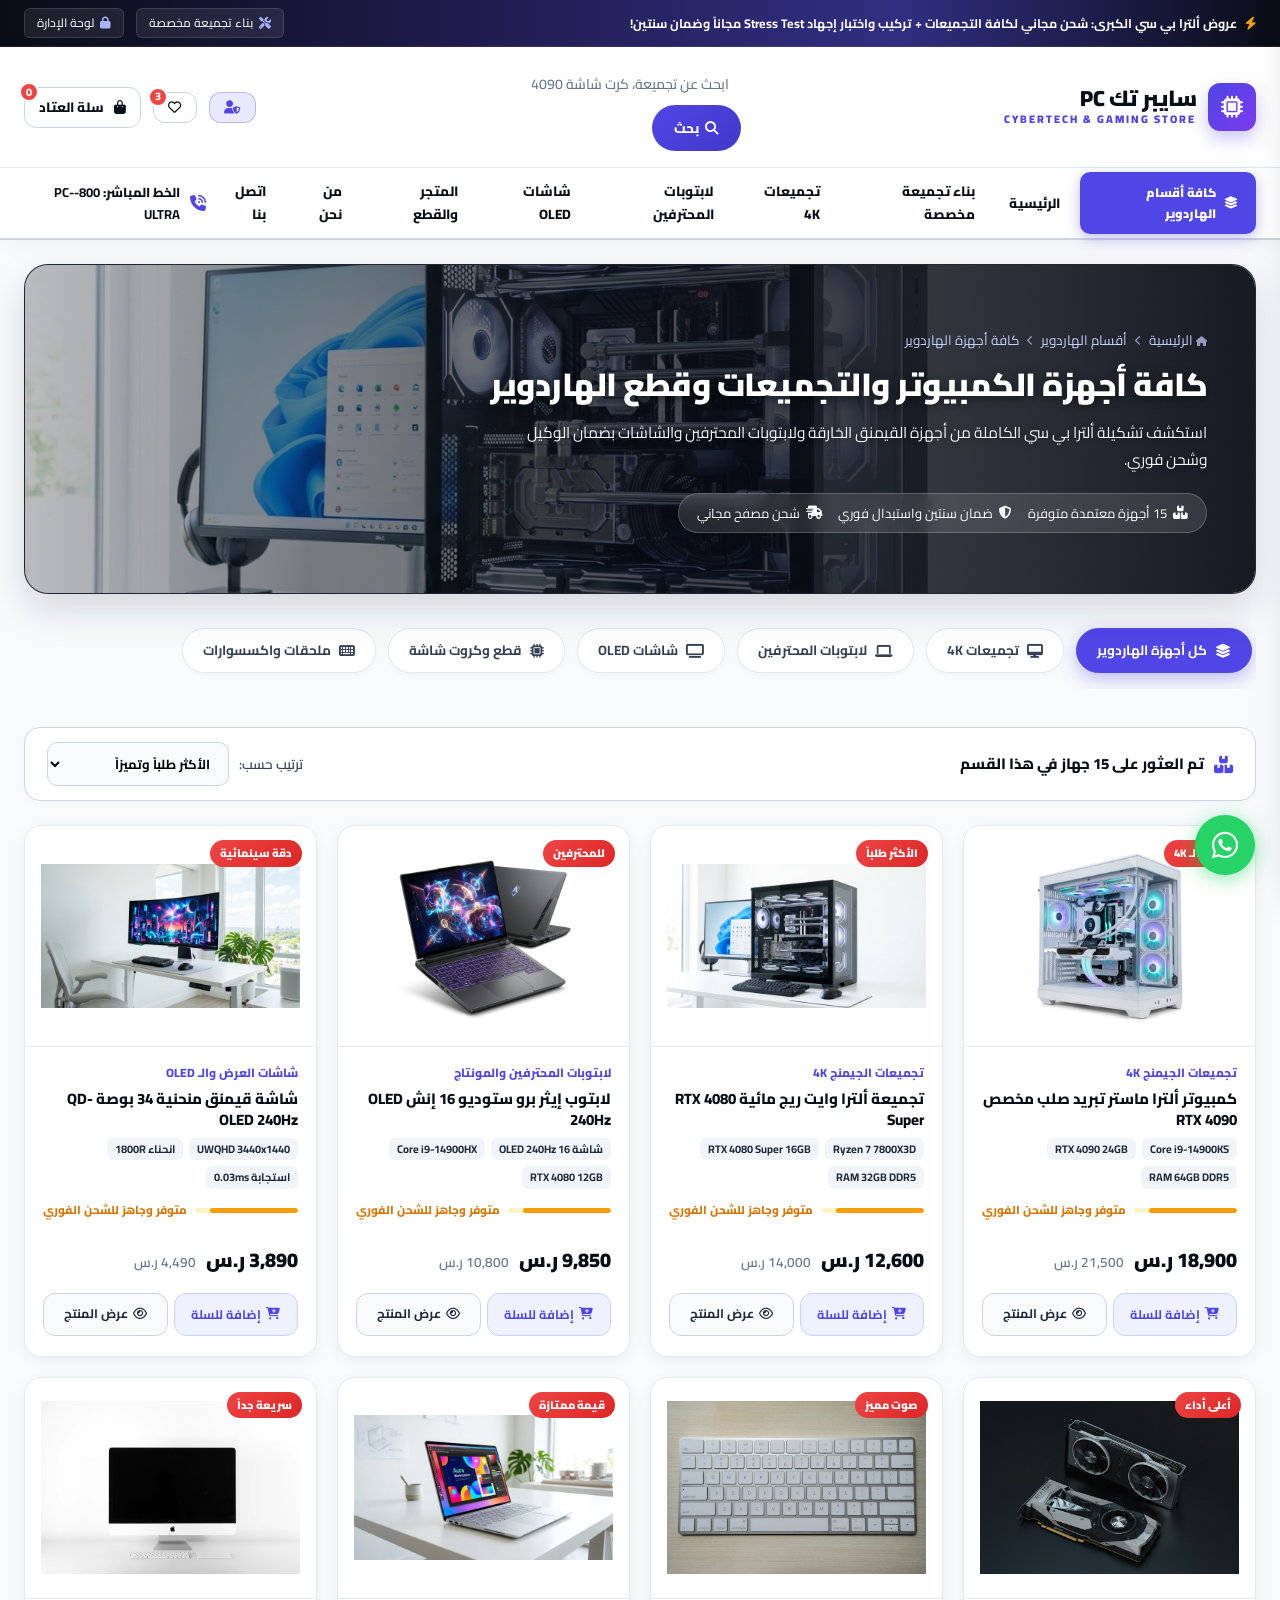
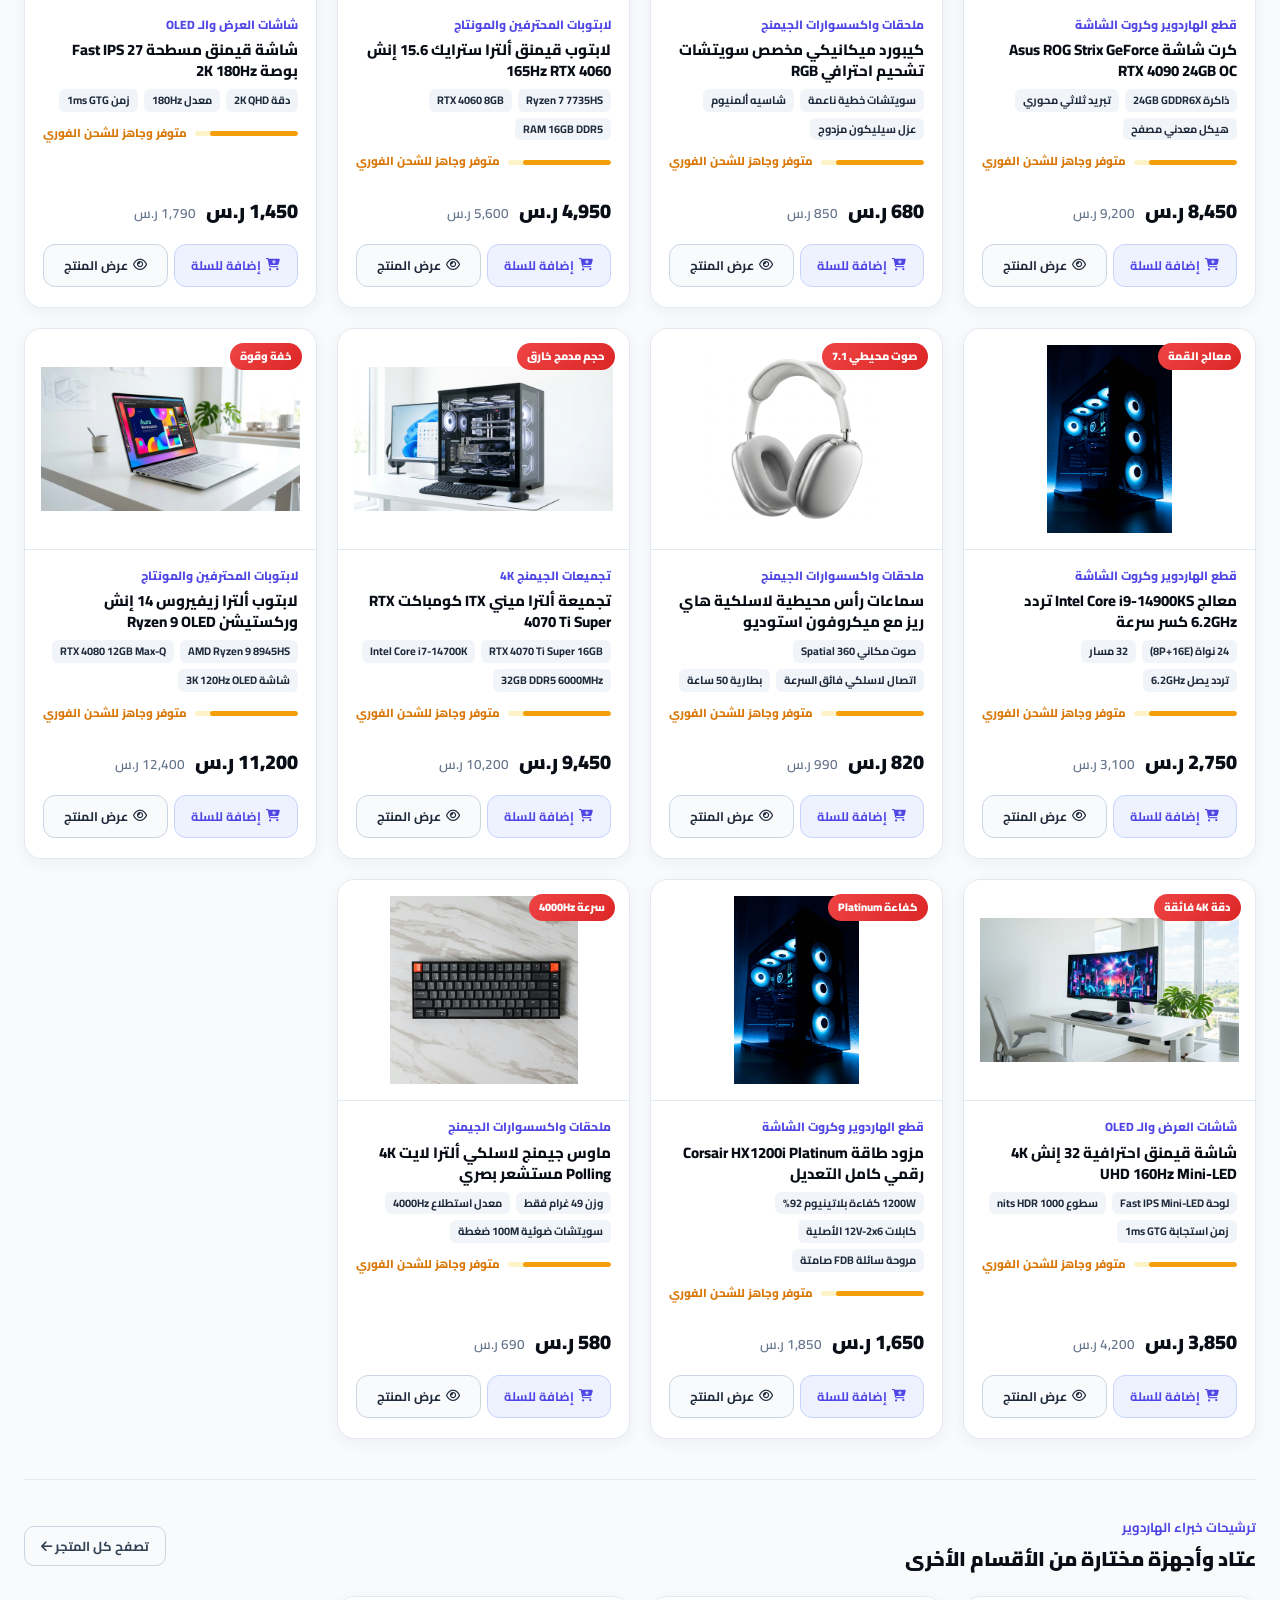
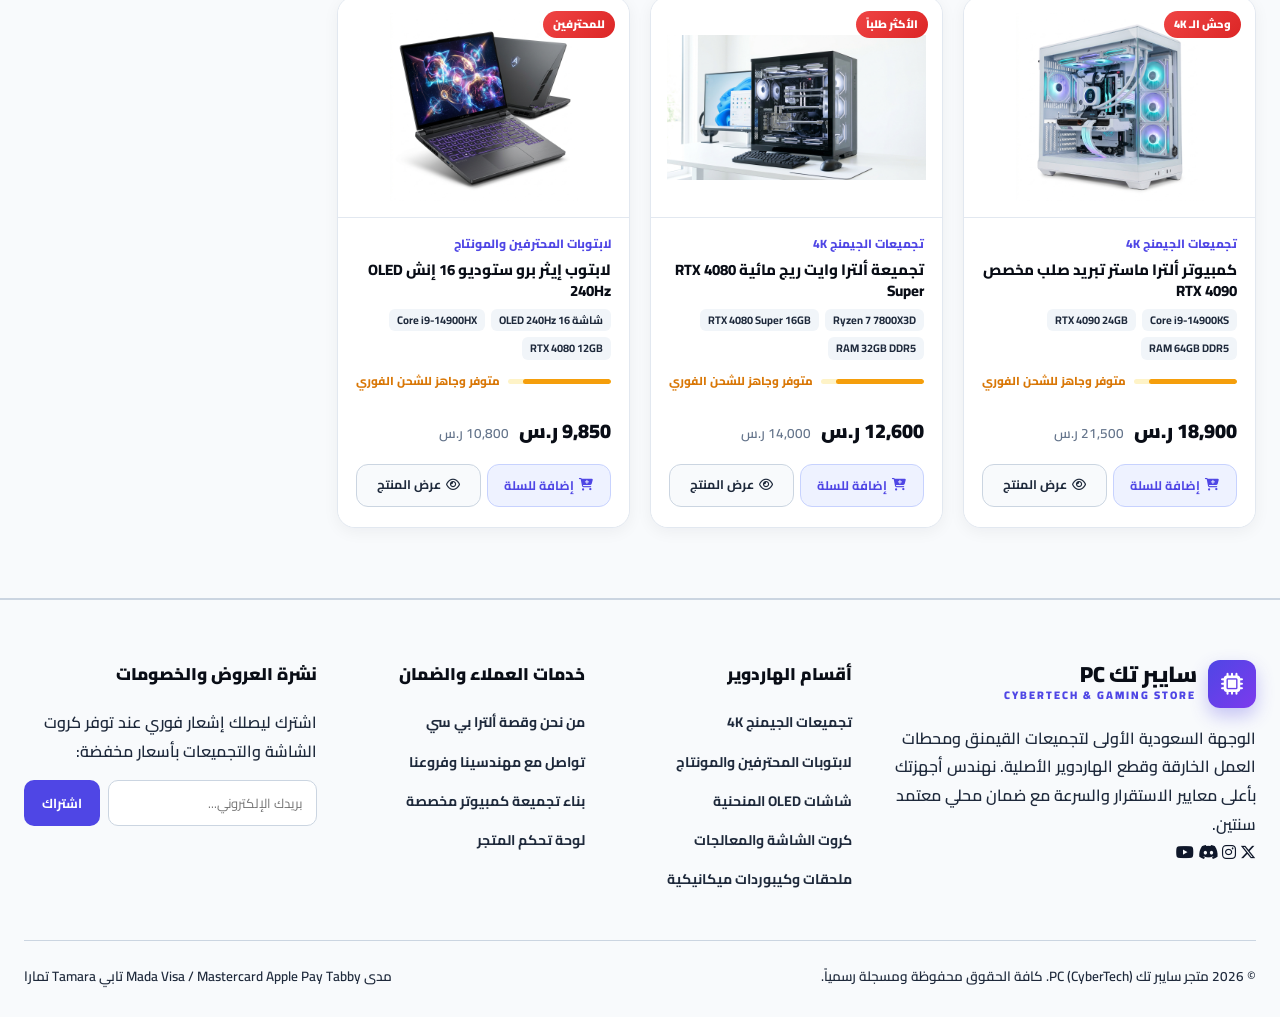
<file: category.html>
<!DOCTYPE html>
<html lang="ar" dir="rtl">
<head>
    <meta charset="UTF-8">
    <meta http-equiv="Content-Type" content="text/html; charset=UTF-8">
    <meta name="viewport" content="width=device-width, initial-scale=1.0">
    <title id="pageTitle">أقسام الهاردوير | سايبر تك PC</title>
    <meta name="description" content="تصفح أقوى تجميعات الجيمنج ولابتوبات المحترفين وكروت الشاشة وشاشات القيمنق بضمان الوكيل سنتين وشحن سريع من سايبر تك PC.">
    <!-- Google Fonts: Cairo -->
    <link rel="preconnect" href="https://fonts.googleapis.com">
    <link rel="preconnect" href="https://fonts.gstatic.com" crossorigin>
    <link href="https://fonts.googleapis.com/css2?family=Cairo:wght@400;600;700;800;900&display=swap" rel="stylesheet">
    <!-- Font Awesome 6 Pro / Free -->
    <link rel="stylesheet" href="https://cdnjs.cloudflare.com/ajax/libs/font-awesome/6.5.1/css/all.min.css">
    <!-- Main Style -->
    <link rel="stylesheet" href="css/style.css">
</head>
<body>

    <!-- 1. TOP ANNOUNCEMENT BAR -->
    <div class="pc-topbar">
        <div class="pc-container">
            <div class="pc-topbar-inner">
                <div class="pc-topbar-text">
                    <i class="fa-solid fa-bolt" style="color: var(--color-accent-amber);"></i>
                    <span>عروض ألترا بي سي الكبرى: شحن مجاني لكافة التجميعات + تركيب واختبار إجهاد Stress Test مجاناً وضمان سنتين!</span>
                </div>
                <div class="pc-top-links">
                    <a href="index.html#builder"><i class="fa-solid fa-screwdriver-wrench"></i> بناء تجميعة مخصصة</a>
                    <a href="admin/index.html"><i class="fa-solid fa-lock"></i> لوحة الإدارة</a>
                </div>
            </div>
        </div>
    </div>

    <!-- 2. MAIN HEADER -->
    <header class="pc-header">
        <div class="pc-container">
            <div class="pc-header-main">
                <!-- Logo -->
                <a href="index.html" class="pc-logo-link">
                    <div class="pc-logo-icon">
                        <i class="fa-solid fa-microchip"></i>
                    </div>
                    <div class="pc-logo-text">
                        <span class="pc-logo-title">سايبر تك PC</span>
                        <span class="pc-logo-sub">CYBERTECH & GAMING STORE</span>
                    </div>
                </a>

                <!-- Search Bar -->
                <form class="pc-search-box" onsubmit="event.preventDefault(); searchCategoryProducts();">
                    <input type="text" id="catSearchInput" class="pc-search-input" placeholder="ابحث عن تجميعة، كرت شاشة RTX 4090، شاشة OLED، أو معالج..." onkeyup="searchCategoryProducts()">
                    <button type="submit" class="pc-search-btn">
                        <i class="fa-solid fa-magnifying-glass"></i>
                        <span>بحث</span>
                    </button>
                </form>

                <!-- Actions -->
                <div class="pc-header-actions">
                    <a href="admin/index.html" class="pc-action-btn" title="لوحة التحكم الإدارية" style="background: rgba(79, 70, 229, 0.12); color: #4f46e5; font-weight: 700; border-radius: 12px; border: 1px solid rgba(79, 70, 229, 0.3);">
                        <i class="fa-solid fa-user-shield"></i>
                    </a>
                    <div class="pc-action-btn" onclick="showToast('تمت إضافة العتاد إلى قائمة التفضيلات ❤️')">
                        <i class="fa-regular fa-heart"></i>
                        <span class="pc-action-badge">3</span>
                    </div>
                    <div class="pc-action-btn" onclick="togglePcCartDrawer()">
                        <i class="fa-solid fa-bag-shopping"></i>
                        <span>سلة العتاد</span>
                        <span class="pc-action-badge" id="pcCartBadge">0</span>
                    </div>
                </div>
            </div>
        </div>

        <!-- Navigation Bar -->
        <div class="pc-navbar">
            <div class="pc-container">
                <div class="pc-navbar-inner">
                    <ul class="pc-nav-menu">
                        <li class="pc-nav-item">
                            <a href="category?cat=all" class="pc-nav-mega-btn">
                                <i class="fa-solid fa-layer-group"></i>
                                <span>كافة أقسام الهاردوير</span>
                            </a>
                        </li>
                        <li class="pc-nav-item"><a href="index.html">الرئيسية</a></li>
                        <li class="pc-nav-item"><a href="index.html#builder">بناء تجميعة مخصصة</a></li>
                        <li class="pc-nav-item"><a href="category?cat=rigs">تجميعات 4K</a></li>
                        <li class="pc-nav-item"><a href="category?cat=laptops">لابتوبات المحترفين</a></li>
                        <li class="pc-nav-item"><a href="category?cat=monitors">شاشات OLED</a></li>
                        <li class="pc-nav-item"><a href="shop.html">المتجر والقطع</a></li>
                        <li class="pc-nav-item"><a href="about.html">من نحن</a></li>
                        <li class="pc-nav-item"><a href="contact.html">اتصل بنا</a></li>
                    </ul>
                    <div class="pc-nav-hotline">
                        <i class="fa-solid fa-phone-volume"></i>
                        <span>الخط المباشر: <strong>800-PC-ULTRA</strong></span>
                    </div>
                </div>
            </div>
        </div>
    </header>

    <!-- 3. WIDE CATEGORY BANNER HERO -->
    <section class="pc-cat-banner-section">
        <div class="pc-container">
            <div class="pc-cat-banner-card">
                <img id="catBannerBg" class="pc-cat-banner-bg" src="images/pc_hero_rig_white.jpg" alt="بانر القسم العريض">
                <div class="pc-cat-banner-overlay"></div>
                <div class="pc-cat-banner-content">
                    <div class="pc-cat-breadcrumb">
                        <a href="index.html"><i class="fa-solid fa-house"></i> الرئيسية</a>
                        <i class="fa-solid fa-chevron-left"></i>
                        <a href="category?cat=all">أقسام الهاردوير</a>
                        <i class="fa-solid fa-chevron-left"></i>
                        <span id="catBreadcrumbTitle">تجميعات الجيمنج 4K</span>
                    </div>
                    <h1 class="pc-cat-banner-title" id="catTitle">تجميعات الجيمنج الاحترافية ودقة 4K فائقة</h1>
                    <p class="pc-cat-banner-desc" id="catDesc">
                        أقوى أجهزة الكمبيوتر المكتبية المجهزة بكروت RTX 4090 و 4080 Super مع تبريد مائي مخصص ومظهر أبيض فاخر واختبار إجهاد حراري شامل.
                    </p>
                    <div class="pc-cat-banner-stats">
                        <span id="catCountBadge"><i class="fa-solid fa-boxes-stacked"></i> متوفر في هذا القسم</span>
                        <span><i class="fa-solid fa-shield-halved"></i> ضمان سنتين واستبدال فوري</span>
                        <span><i class="fa-solid fa-truck-fast"></i> شحن مصفح مجاني</span>
                    </div>
                </div>
            </div>

            <!-- Quick Category Switcher Chips -->
            <div class="pc-cat-chips-bar">
                <a href="category?cat=all" class="pc-cat-chip" data-cat="all">
                    <i class="fa-solid fa-layer-group"></i>
                    <span>كل أجهزة الهاردوير</span>
                </a>
                <a href="category?cat=rigs" class="pc-cat-chip" data-cat="rigs">
                    <i class="fa-solid fa-desktop"></i>
                    <span>تجميعات 4K</span>
                </a>
                <a href="category?cat=laptops" class="pc-cat-chip" data-cat="laptops">
                    <i class="fa-solid fa-laptop"></i>
                    <span>لابتوبات المحترفين</span>
                </a>
                <a href="category?cat=monitors" class="pc-cat-chip" data-cat="monitors">
                    <i class="fa-solid fa-tv"></i>
                    <span>شاشات OLED</span>
                </a>
                <a href="category?cat=hardware" class="pc-cat-chip" data-cat="hardware">
                    <i class="fa-solid fa-microchip"></i>
                    <span>قطع وكروت شاشة</span>
                </a>
                <a href="category?cat=accessories" class="pc-cat-chip" data-cat="accessories">
                    <i class="fa-solid fa-keyboard"></i>
                    <span>ملحقات واكسسوارات</span>
                </a>
            </div>
        </div>
    </section>

    <!-- 4. MAIN CATEGORY PRODUCTS SECTION -->
    <section class="pc-section" style="padding-top: 10px; padding-bottom: 30px;">
        <div class="pc-container">
            <!-- Controls Bar -->
            <div style="display: flex; justify-content: space-between; align-items: center; margin-bottom: 24px; flex-wrap: wrap; gap: 14px; background: #ffffff; padding: 14px 22px; border-radius: 16px; border: 1px solid var(--color-border); box-shadow: 0 2px 10px rgba(0,0,0,0.02);">
                <div style="font-size: 15px; font-weight: 800; color: var(--color-navy); display: flex; align-items: center; gap: 10px;">
                    <i class="fa-solid fa-boxes-stacked" style="color: var(--color-primary); font-size: 17px;"></i>
                    <span id="catProductsStatus">جاري تحميل عتاد هذا القسم...</span>
                </div>
                <div style="display: flex; align-items: center; gap: 10px;">
                    <span style="font-size: 13.5px; color: var(--color-muted); font-weight: 600;">ترتيب حسب:</span>
                    <select id="sortSelect" onchange="sortCategoryProducts()" style="padding: 8px 14px; border: 1.5px solid var(--color-border); border-radius: 10px; font-family: inherit; font-size: 13px; font-weight: 700; outline: none; background: #f8fafc; cursor: pointer;">
                        <option value="featured">الأكثر طلباً وتميزاً</option>
                        <option value="price-asc">السعر: من الأقل للأعلى</option>
                        <option value="price-desc">السعر: من الأعلى للأقل</option>
                    </select>
                </div>
            </div>

            <!-- Products Grid Container (Normalized Layout) -->
            <div class="pc-category-products-grid" id="categoryProductsGrid">
                <!-- Dynamically populated with normalized cards -->
            </div>

            <!-- Recommendations Section for richer experience -->
            <div id="recommendationsWrapper" style="margin-top: 40px; padding-top: 36px; border-top: 1.5px solid #e2e8f0;">
                <div style="display: flex; justify-content: space-between; align-items: center; margin-bottom: 20px;">
                    <div>
                        <span style="font-size: 13px; font-weight: 700; color: var(--color-primary); display: block; margin-bottom: 4px;">ترشيحات خبراء الهاردوير</span>
                        <h3 style="font-size: 20px; font-weight: 900; color: var(--color-navy);">عتاد وأجهزة مختارة من الأقسام الأخرى</h3>
                    </div>
                    <a href="shop.html" class="btn-pc-outline" style="padding: 8px 16px; font-size: 13px; text-decoration: none; border-radius: 10px; border: 1.5px solid #cbd5e1; color: #334155; font-weight: 700;">
                        <span>تصفح كل المتجر</span>
                        <i class="fa-solid fa-arrow-left"></i>
                    </a>
                </div>
                <div class="pc-category-products-grid" id="recommendationsGrid">
                    <!-- Populated with cross-category recommendations -->
                </div>
            </div>
        </div>
    </section>

    <!-- 5. FOOTER -->
    <footer class="pc-footer">
        <div class="pc-container">
            <div class="pc-footer-grid">
                <div class="pc-footer-col">
                    <div class="pc-logo-link" style="margin-bottom: 16px;">
                        <div class="pc-logo-icon"><i class="fa-solid fa-microchip"></i></div>
                        <div class="pc-logo-text"><span class="pc-logo-title">سايبر تك PC</span><span class="pc-logo-sub">CYBERTECH & GAMING STORE</span></div>
                    </div>
                    <p class="pc-footer-desc">
                        الوجهة السعودية الأولى لتجميعات القيمنق ومحطات العمل الخارقة وقطع الهاردوير الأصلية. نهندس أجهزتك بأعلى معايير الاستقرار والسرعة مع ضمان محلي معتمد سنتين.
                    </p>
                    <div class="pc-social-links">
                        <a href="#" class="pc-social-btn"><i class="fa-brands fa-x-twitter"></i></a>
                        <a href="#" class="pc-social-btn"><i class="fa-brands fa-instagram"></i></a>
                        <a href="#" class="pc-social-btn"><i class="fa-brands fa-discord"></i></a>
                        <a href="#" class="pc-social-btn"><i class="fa-brands fa-youtube"></i></a>
                    </div>
                </div>

                <div class="pc-footer-col">
                    <h4 class="pc-footer-heading">أقسام الهاردوير</h4>
                    <ul class="pc-footer-links">
                        <li><a href="category?cat=rigs">تجميعات الجيمنج 4K</a></li>
                        <li><a href="category?cat=laptops">لابتوبات المحترفين والمونتاج</a></li>
                        <li><a href="category?cat=monitors">شاشات OLED المنحنية</a></li>
                        <li><a href="category?cat=hardware">كروت الشاشة والمعالجات</a></li>
                        <li><a href="category?cat=accessories">ملحقات وكيبوردات ميكانيكية</a></li>
                    </ul>
                </div>

                <div class="pc-footer-col">
                    <h4 class="pc-footer-heading">خدمات العملاء والضمان</h4>
                    <ul class="pc-footer-links">
                        <li><a href="about.html">من نحن وقصة ألترا بي سي</a></li>
                        <li><a href="contact.html">تواصل مع مهندسينا وفروعنا</a></li>
                        <li><a href="index.html#builder">بناء تجميعة كمبيوتر مخصصة</a></li>
                        <li><a href="admin/index.html">لوحة تحكم المتجر</a></li>
                    </ul>
                </div>

                <div class="pc-footer-col">
                    <h4 class="pc-footer-heading">نشرة العروض والخصومات</h4>
                    <p class="pc-footer-desc" style="margin-bottom: 14px;">اشترك ليصلك إشعار فوري عند توفر كروت الشاشة والتجميعات بأسعار مخفضة:</p>
                    <form onsubmit="event.preventDefault(); showToast('تم اشتراكك بنجاح في نشرة عروض سايبر تك! 🎉');" style="display: flex; gap: 8px;">
                        <input type="email" required placeholder="بريدك الإلكتروني..." style="flex: 1; padding: 10px 14px; border-radius: 10px; border: 1.5px solid var(--color-border); font-family: inherit; font-size: 13px; outline: none;">
                        <button type="submit" class="pc-btn-primary" style="padding: 10px 18px; border-radius: 10px; font-size: 13px; background: #4f46e5; color:#fff; border:none; font-weight:700; cursor:pointer;">اشتراك</button>
                    </form>
                </div>
            </div>

            <div class="pc-footer-bottom">
                <div class="pc-copy">
                    © 2026 متجر سايبر تك PC (CyberTech). كافة الحقوق محفوظة ومسجلة رسمياً.
                </div>
                <div class="pc-payment-methods">
                    <span class="pc-pay-badge">مدى Mada</span>
                    <span class="pc-pay-badge">Visa / Mastercard</span>
                    <span class="pc-pay-badge">Apple Pay</span>
                    <span class="pc-pay-badge">Tabby تابي</span>
                    <span class="pc-pay-badge">Tamara تمارا</span>
                </div>
            </div>
        </div>
    </footer>

    <!-- SLIDE-OUT CART DRAWER -->
    <div class="pc-drawer-overlay" id="pcCartOverlay" onclick="togglePcCartDrawer()"></div>
    <div class="pc-cart-drawer" id="pcCartDrawer">
        <div class="pc-drawer-header">
            <h3><i class="fa-solid fa-bag-shopping" style="color: var(--color-primary);"></i> سلة العتاد والتجميعات (<span id="pcCartCountHeader">0</span>)</h3>
            <button class="pc-drawer-close" onclick="togglePcCartDrawer()"><i class="fa-solid fa-xmark"></i></button>
        </div>
        <div class="pc-drawer-body" id="pcCartItemsContainer">
            <div class="pc-cart-empty">
                <i class="fa-solid fa-cart-shopping"></i>
                <h4>سلتك لا تزال فارغة</h4>
                <p>تصفح عتاد هذا القسم وأضفه إلى السلة بسهولة</p>
            </div>
        </div>
        <div class="pc-drawer-footer">
            <div class="pc-drawer-total">
                <span>الإجمالي المقدر:</span>
                <span id="pcCartTotalSum" style="color: var(--color-primary); font-weight: 900;">0 ر.س</span>
            </div>
            <button class="pc-drawer-checkout" onclick="proceedPcCheckout()">
                <span>إتمام الطلب وتأكيد التجميع عبر واتساب</span>
                <i class="fa-solid fa-arrow-left"></i>
            </button>
        </div>
    </div>

    <!-- TOAST NOTIFICATION -->
    <div class="pc-toast" id="pcToast">
        <i class="fa-solid fa-circle-check" style="color: #22c55e; font-size: 18px;"></i>
        <span id="pcToastMsg">تمت الإضافة بنجاح!</span>
    </div>

    <!-- Floating WhatsApp Button -->
    <a href="https://wa.me/201027093535" target="_blank" class="tech-floating-whatsapp" style="position: fixed; bottom: 25px; right: 25px; width: 60px; height: 60px; background: #25d366; color: #fff; border-radius: 50%; display: flex; align-items: center; justify-content: center; font-size: 30px; box-shadow: 0 4px 20px rgba(37, 211, 102, 0.5); z-index: 9999; text-decoration: none; transition: transform 0.3s;" onmouseover="this.style.transform='scale(1.1)'" onmouseout="this.style.transform='scale(1)'" title="تواصل عبر واتساب">
        <i class="fa-brands fa-whatsapp"></i>
    </a>

    <!-- Category Engine Script -->
    <script>
    const categoryMetadata = {
        'rigs': {
            name: 'تجميعات الجيمنج 4K',
            banner: 'images/pc_hero_rig_white.jpg',
            title: 'تجميعات الجيمنج الاحترافية ودقة 4K فائقة',
            desc: 'أقوى أجهزة الكمبيوتر المكتبية المجهزة بكروت RTX 4090 و 4080 Super مع تبريد مائي مخصص ومظهر أبيض فاخر واختبار إجهاد حراري شامل.'
        },
        'laptops': {
            name: 'لابتوبات المحترفين والمونتاج',
            banner: 'images/pc_hero_laptop_white.jpg',
            title: 'لابتوبات الجيمنج والمونتاج والهندسة',
            desc: 'قوة الحواسيب المكتبية في هيكل ألمنيوم فائق النحافة مع شاشات OLED بدقة 4K ومعدل تحديث يصل إلى 240Hz وبطاريات تدوم طويلاً.'
        },
        'monitors': {
            name: 'شاشات العرض والـ OLED',
            banner: 'images/pc_hero_monitor_white.jpg',
            title: 'شاشات القيمنق المنحنية و QD-OLED السينمائية',
            desc: 'انغماس بصري لا مثيل له مع معدلات تحديث 240Hz وزمن استجابة فائق 0.03ms ودعم كامل لتقنيات G-Sync Ultimate.'
        },
        'hardware': {
            name: 'قطع الهاردوير وكروت الشاشة',
            banner: 'images/cat_banner_hardware.jpg',
            title: 'أحدث كروت الشاشة والمعالجات ومزودات الطاقة',
            desc: 'قطع الهاردوير الأصلية بضمان الوكيل المعتمد لترقية جهازك والحصول على أعلى معدلات الإطارات FPS وثبات تام في كسر السرعة.'
        },
        'gpus': {
            name: 'كروت الشاشة RTX',
            banner: 'images/cat_banner_hardware.jpg',
            title: 'كروت الشاشة GeForce RTX 40 & 50 Series',
            desc: 'أحدث بطاقات الرسومات بمعمارية Ada Lovelace ودعم تقنيات تتبع الأشعة الكامل ومولد الإطارات DLSS 3.5 لأعلى أداء ممكن.'
        },
        'cpus': {
            name: 'المعالجات المركزية',
            banner: 'images/cat_banner_hardware.jpg',
            title: 'المعالجات المركزية Intel Core i9 & AMD Ryzen',
            desc: 'قوة معالجة خارقة لألعاب الرياضات الإلكترونية وبرامج التصميم الهندسي والمونتاج ثلاثي الأبعاد.'
        },
        'cooling': {
            name: 'التبريد المائي السائل',
            banner: 'images/pc_hero_rig_white.jpg',
            title: 'أنظمة التبريد المائي السائل المخصص والمغلق AIO',
            desc: 'حلول تبريد هيدروليكية احترافية تضمن درجات حرارة مثالية تحت أقصى ضغط تشغيل.'
        },
        'storage': {
            name: 'ذواكر DDR5 والتخزين',
            banner: 'images/cat_banner_hardware.jpg',
            title: 'ذواكر DDR5 فائقة السرعة ووحدات M.2 NVMe Gen5',
            desc: 'سرعات نقل خيالية تتجاوز 14,000MB/s وإقلاع فوري للألعاب والنظام بدون أي تأخير.'
        },
        'cases': {
            name: 'صناديق الكيس ومزودات الطاقة',
            banner: 'images/pc_hero_rig_white.jpg',
            title: 'صناديق كيس بانورامية ومزودات طاقة معتمدة Gold & Platinum',
            desc: 'تدفق هوائي متقدم مع واجهات زجاجية مزدوجة وإضاءة ARGB متزامنة.'
        },
        'accessories': {
            name: 'ملحقات واكسسوارات الجيمنج',
            banner: 'images/cat_banner_accessories.jpg',
            title: 'كيبوردات ميكانيكية وماوسات وسماعات محيطية',
            desc: 'ملحقات الجيمنج الاحترافية بسويتشات ميكانيكية مخصصة ومستشعرات ضوئية بالغة الدقة لتفوقك في المنافسات التنافسية.'
        },
        'all': {
            name: 'كافة أجهزة الهاردوير',
            banner: 'images/pc_hero_rig_white.jpg',
            title: 'كافة أجهزة الكمبيوتر والتجميعات وقطع الهاردوير',
            desc: 'استكشف تشكيلة ألترا بي سي الكاملة من أجهزة القيمنق الخارقة ولابتوبات المحترفين والشاشات بضمان الوكيل وشحن فوري.'
        }
    };

    let allProducts = [];
    let currentCat = 'all';

    function getParam(key) {
        const urlParams = new URLSearchParams(window.location.search);
        return urlParams.get(key);
    }

    function matchCategory(p, cat) {
        if (!cat || cat === 'all') return true;
        const target = (cat || '').toLowerCase().trim();
        const pCat = (p.category || '').toLowerCase().trim();
        const pCatName = (p.categoryName || '').toLowerCase().trim();
        const pName = (p.name || p.title || '').toLowerCase().trim();

        if (target === 'rigs') {
            return pCat === 'rigs' || pCat === 'gaming_pc' || pCatName.includes('تجميع') || pName.includes('تجميع') || pName.includes('كمبيوتر') || pName.includes('ريج');
        }
        if (target === 'laptops') {
            return pCat === 'laptops' || pCatName.includes('لابتوب') || pName.includes('لابتوب') || pName.includes('إيثر');
        }
        if (target === 'monitors') {
            return pCat === 'monitors' || pCatName.includes('شاش') || pName.includes('شاش') || pName.includes('oled');
        }
        if (target === 'hardware' || target === 'gpus' || target === 'cpus' || target === 'cooling' || target === 'storage' || target === 'cases') {
            return pCat === 'hardware' || pCat === 'gpus' || pCat === 'cpus' || pCat === 'cooling' || pCat === 'storage' || pCat === 'cases' || pCatName.includes('كرت') || pCatName.includes('معالج') || pName.includes('كرت') || pName.includes('معالج') || pName.includes('rtx') || pName.includes('intel') || pName.includes('asus');
        }
        if (target === 'accessories') {
            return pCat === 'accessories' || pCatName.includes('ملحق') || pCatName.includes('كيبورد') || pName.includes('كيبورد') || pName.includes('سماع') || pName.includes('ماوس');
        }
        return pCat === target;
    }

    async function loadDataAndInit() {
        const param = getParam('cat') || 'all';
        currentCat = param.toLowerCase();

        // 1. Try local storage (admin changes)
        try {
            const local = localStorage.getItem('techno_store_data');
            if (local) {
                const parsed = JSON.parse(local);
                if (parsed && Array.isArray(parsed.products) && parsed.products.length > 0) {
                    allProducts = parsed.products;
                }
            }
        } catch (e) {}

        // 2. Try fetching data/products.json if available
        if (allProducts.length === 0) {
            try {
                const res = await fetch('data/products.json?v=' + Date.now());
                if (res.ok) {
                    const data = await res.json();
                    if (data && Array.isArray(data.products) && data.products.length > 0) {
                        allProducts = data.products;
                    }
                }
            } catch (e) {}
        }

        renderCategoryHeader(currentCat);
        highlightActiveChip(currentCat);
        renderProducts(currentCat);
        renderRecommendations(currentCat);
        if (typeof updatePcCartUI === 'function') {
            updatePcCartUI();
        }
    }

    function renderCategoryHeader(cat) {
        const meta = categoryMetadata[cat] || categoryMetadata['all'];
        document.getElementById('pageTitle').textContent = meta.name + ' | سايبر تك PC';
        document.getElementById('catBannerBg').src = meta.banner;
        document.getElementById('catBreadcrumbTitle').textContent = meta.name;
        document.getElementById('catTitle').textContent = meta.title;
        document.getElementById('catDesc').textContent = meta.desc;
    }

    function highlightActiveChip(cat) {
        document.querySelectorAll('.pc-cat-chip').forEach(chip => {
            const chipCat = chip.getAttribute('data-cat');
            if (chipCat === cat) {
                chip.classList.add('active');
            } else {
                chip.classList.remove('active');
            }
        });
    }

    function createProductCardHTML(p) {
        const specsHtml = (p.specs || []).slice(0, 3).map(s => `<span class="pc-spec-tag">${s}</span>`).join('');
        const name = p.name || p.title || 'عتاد جيمنج احترافي';
        const escapedName = name.replace(/'/g, "\\'");
        const img = p.image || p.img || 'images/pc_hero_rig_white.jpg';

        return `
            <div class="pc-card">
                <span class="pc-card-badge">${p.badge || p.tag || 'مميز'}</span>
                <a href="product?id=${p.id}" class="pc-card-img-box" style="text-decoration:none; display:flex;">
                    <img decoding="async" src="${img}" alt="${name}" onerror="this.onerror=null; this.src='images/pc_hero_rig_white.jpg';">
                </a>
                <div class="pc-card-body">
                    <div>
                        <div class="pc-card-cat">${p.categoryName || 'هاردوير وعتاد'}</div>
                        <h4 class="pc-card-title">
                            <a href="product?id=${p.id}" style="color:inherit; text-decoration:none; display:inline-block; transition:color 0.2s;" onmouseover="this.style.color='#4f46e5'" onmouseout="this.style.color='inherit'">
                                ${name}
                            </a>
                        </h4>
                        <div class="pc-card-specs">
                            ${specsHtml}
                        </div>
                        <div class="pc-card-stock" style="margin-top: 8px;">
                            <div class="pc-stock-bar"><div class="pc-stock-fill" style="width: 85%;"></div></div>
                            <span>متوفر وجاهز للشحن الفوري</span>
                        </div>
                    </div>
                    <div>
                        <div class="pc-card-pricing" style="margin-top: 10px;">
                            <span class="pc-price-current">${Number(p.price).toLocaleString('en-US')} ر.س</span>
                            ${p.oldPrice ? `<span class="pc-price-old">${Number(p.oldPrice).toLocaleString('en-US')} ر.س</span>` : ''}
                        </div>
                        <div class="pc-card-actions">
                            <button class="pc-btn-add" onclick="addPcToCart('${escapedName}', ${p.price}, '${img}')">
                                <i class="fa-solid fa-cart-plus"></i>
                                <span>إضافة للسلة</span>
                            </button>
                            <a href="product?id=${p.id}" class="pc-btn-view">
                                <i class="fa-regular fa-eye"></i>
                                <span>عرض المنتج</span>
                            </a>
                        </div>
                    </div>
                </div>
            </div>
        `;
    }

    function renderProducts(cat, searchTerm = '') {
        const grid = document.getElementById('categoryProductsGrid');
        let filtered = allProducts.filter(p => matchCategory(p, cat));

        if (searchTerm) {
            const term = searchTerm.trim().toLowerCase();
            filtered = filtered.filter(p => (p.name || p.title || '').toLowerCase().includes(term) || (p.categoryName || '').toLowerCase().includes(term));
        }

        // Update badge and status
        const countBadge = document.getElementById('catCountBadge');
        if (countBadge) {
            countBadge.innerHTML = `<i class="fa-solid fa-boxes-stacked"></i> ${filtered.length} أجهزة معتمدة متوفرة`;
        }
        const statusEl = document.getElementById('catProductsStatus');
        if (statusEl) {
            statusEl.textContent = `تم العثور على ${filtered.length} جهاز في هذا القسم`;
        }

        if (filtered.length === 0) {
            grid.innerHTML = `
                <div style="grid-column: 1 / -1; text-align: center; padding: 50px 20px; background: #ffffff; border-radius: 20px; border: 1.5px dashed var(--color-border); width: 100%;">
                    <i class="fa-solid fa-magnifying-glass" style="font-size: 46px; color: var(--color-muted); margin-bottom: 14px;"></i>
                    <h3 style="font-size: 19px; color: var(--color-navy); margin-bottom: 8px;">لم نجد قطع مطابقة للبحث في هذا القسم</h3>
                    <p style="color: var(--color-muted); font-size: 14px; margin-bottom: 18px;">جرب تصفح الأقسام الأخرى أو عرض كافة التجميعات</p>
                    <a href="category?cat=all" class="pc-btn-primary" style="display: inline-flex; align-items: center; gap: 8px; padding: 12px 24px; border-radius: 12px; background:#4f46e5; color:#fff; text-decoration:none; font-weight:700;">
                        <i class="fa-solid fa-layer-group"></i> عرض كل أجهزة المتجر
                    </a>
                </div>
            `;
            return;
        }

        grid.innerHTML = filtered.map(p => createProductCardHTML(p)).join('');
    }

    function renderRecommendations(cat) {
        const recGrid = document.getElementById('recommendationsGrid');
        const recWrapper = document.getElementById('recommendationsWrapper');
        if (!recGrid) return;

        let others = allProducts.filter(p => !matchCategory(p, cat));
        if (others.length === 0) others = allProducts.slice(0, 3);
        const selected = others.slice(0, 3);
        if (selected.length === 0) {
            if (recWrapper) recWrapper.style.display = 'none';
            return;
        }

        if (recWrapper) recWrapper.style.display = 'block';
        recGrid.innerHTML = selected.map(p => createProductCardHTML(p)).join('');
    }

    function searchCategoryProducts() {
        const input = document.getElementById('catSearchInput');
        if (!input) return;
        renderProducts(currentCat, input.value);
    }

    function sortCategoryProducts() {
        const val = document.getElementById('sortSelect').value;
        if (val === 'price-asc') {
            allProducts.sort((a, b) => a.price - b.price);
        } else if (val === 'price-desc') {
            allProducts.sort((a, b) => b.price - a.price);
        } else {
            allProducts.sort((a, b) => (a.id || 0) - (b.id || 0));
        }
        renderProducts(currentCat);
    }

    document.addEventListener('DOMContentLoaded', loadDataAndInit);
    </script>

    <script src="js/store.js"></script>
</body>
</html>
</file>
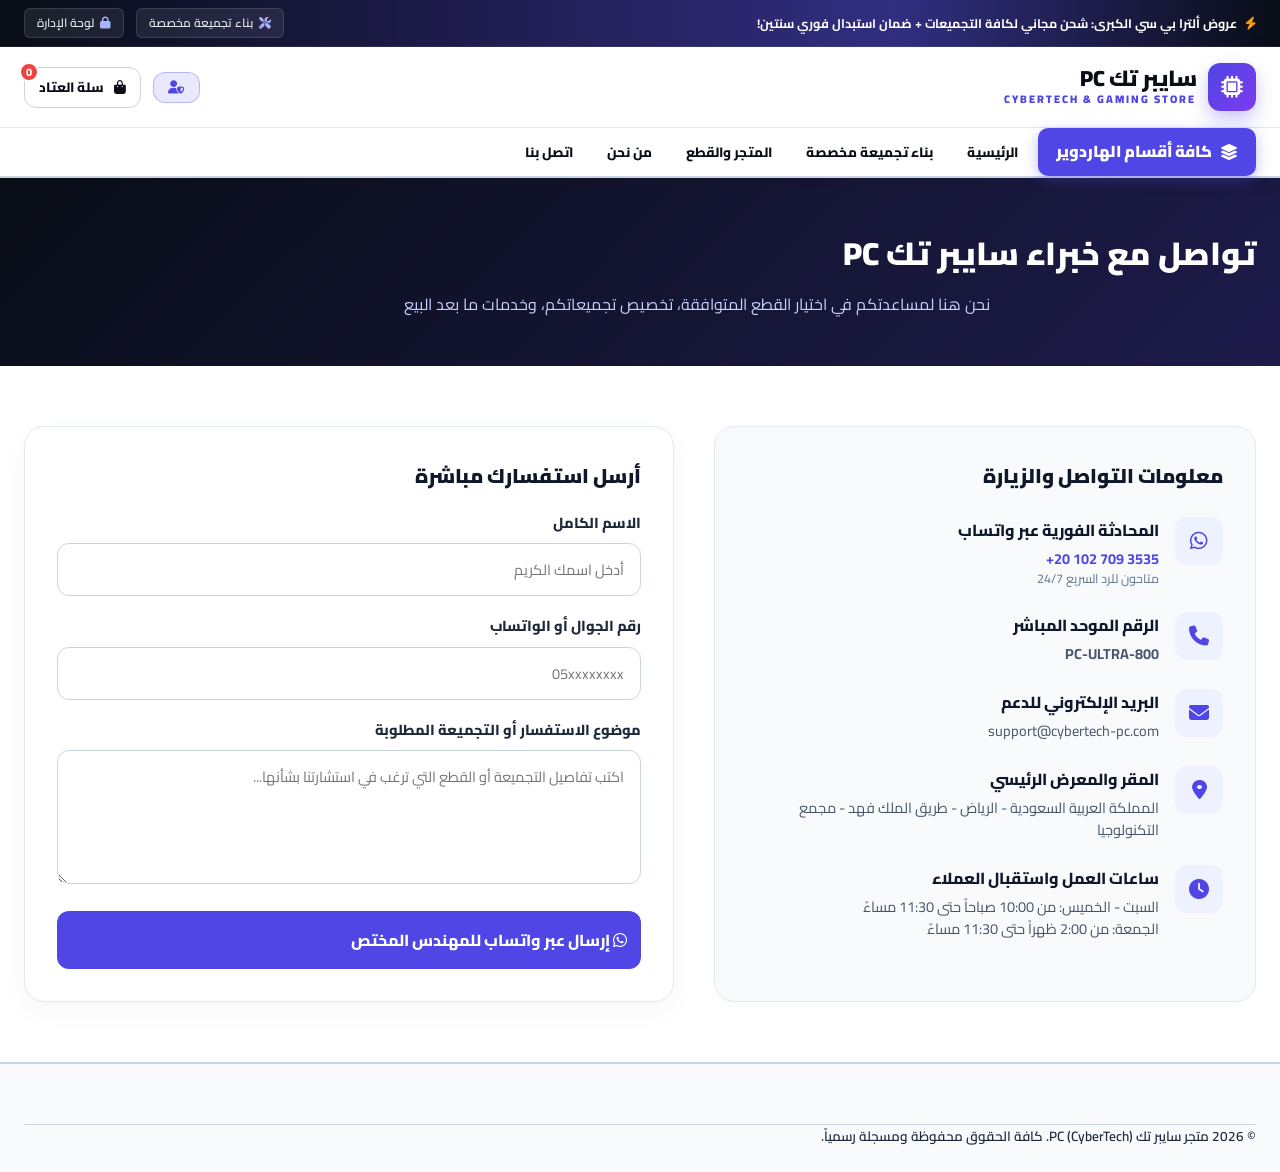
<file: contact.html>
<!DOCTYPE html>
<html lang="ar" dir="rtl">
<head>
    <meta charset="UTF-8">
    <meta http-equiv="Content-Type" content="text/html; charset=UTF-8">
    <meta name="viewport" content="width=device-width, initial-scale=1.0">
    <title>اتصل بنا | متجر سايبر تك PC</title>
    <link rel="preconnect" href="https://fonts.googleapis.com">
    <link rel="preconnect" href="https://fonts.gstatic.com" crossorigin>
    <link href="https://fonts.googleapis.com/css2?family=Cairo:wght@400;600;700;800;900&display=swap" rel="stylesheet">
    <link rel="stylesheet" href="https://cdnjs.cloudflare.com/ajax/libs/font-awesome/6.5.1/css/all.min.css">
    <link rel="stylesheet" href="css/style.css">
    <style>
        .inner-hero { padding: 48px 0; background: linear-gradient(135deg, #090d16 0%, #1e1b4b 100%); color: #fff; text-align: center; }
        .inner-hero h1 { font-size: 32px; font-weight: 900; margin-bottom: 12px; }
        .inner-hero p { font-size: 16px; color: #c7d2fe; max-width: 700px; margin: 0 auto; line-height: 1.6; }
        .contact-sec { padding: 60px 0; background: #fff; }
        .contact-grid { display: grid; grid-template-columns: 1fr 1.2fr; gap: 40px; }
        .info-card { background: #f8fafc; border: 1.5px solid #e2e8f0; border-radius: 20px; padding: 32px; }
        .info-row { display: flex; align-items: flex-start; gap: 16px; margin-bottom: 24px; }
        .info-icon { width: 48px; height: 48px; border-radius: 12px; background: #eef2ff; color: #4f46e5; display: flex; align-items: center; justify-content: center; font-size: 20px; flex-shrink: 0; }
        .info-text h4 { font-size: 16px; font-weight: 800; color: #0f172a; margin-bottom: 4px; }
        .info-text p { font-size: 14.5px; color: #475569; line-height: 1.5; }
        .form-card { background: #ffffff; border: 1.5px solid #e2e8f0; border-radius: 20px; padding: 32px; box-shadow: 0 10px 30px rgba(0,0,0,0.03); }
        .form-group { margin-bottom: 18px; }
        .form-group label { display: block; font-size: 14.5px; font-weight: 800; color: #1e293b; margin-bottom: 8px; }
        .form-control { width: 100%; padding: 12px 16px; border: 1.5px solid #cbd5e1; border-radius: 12px; font-family: inherit; font-size: 14.5px; outline: none; }
        .form-control:focus { border-color: #4f46e5; }
        @media (max-width: 768px) { .contact-grid { grid-template-columns: 1fr; } }
    </style>
</head>
<body>
    <div class="pc-topbar">
        <div class="pc-container">
            <div class="pc-topbar-inner">
                <div class="pc-topbar-text">
                    <i class="fa-solid fa-bolt" style="color: var(--color-accent-amber);"></i>
                    <span>عروض ألترا بي سي الكبرى: شحن مجاني لكافة التجميعات + ضمان استبدال فوري سنتين!</span>
                </div>
                <div class="pc-top-links">
                    <a href="index.html#builder"><i class="fa-solid fa-screwdriver-wrench"></i> بناء تجميعة مخصصة</a>
                    <a href="admin/index.html"><i class="fa-solid fa-lock"></i> لوحة الإدارة</a>
                </div>
            </div>
        </div>
    </div>
    <header class="pc-header">
        <div class="pc-container">
            <div class="pc-header-main">
                <a href="index.html" class="pc-logo-link">
                    <div class="pc-logo-icon"><i class="fa-solid fa-microchip"></i></div>
                    <div class="pc-logo-text"><span class="pc-logo-title">سايبر تك PC</span><span class="pc-logo-sub">CYBERTECH & GAMING STORE</span></div>
                </a>
                <div class="pc-header-actions" style="margin-right: auto;">
                    <a href="admin/index.html" class="pc-action-btn" title="لوحة الإدارة" style="background: rgba(79, 70, 229, 0.12); color: #4f46e5; font-weight: 700; border-radius: 12px; border: 1px solid rgba(79, 70, 229, 0.3);"><i class="fa-solid fa-user-shield"></i></a>
                    <div class="pc-action-btn" onclick="togglePcCartDrawer()"><i class="fa-solid fa-bag-shopping"></i><span>سلة العتاد</span><span class="pc-action-badge" id="pcCartBadge">0</span></div>
                </div>
            </div>
        </div>
        <div class="pc-navbar">
            <div class="pc-container">
                <div class="pc-navbar-inner">
                    <ul class="pc-nav-menu">
                        <li class="pc-nav-item"><a href="category?cat=all" class="pc-nav-mega-btn"><i class="fa-solid fa-layer-group"></i> <span>كافة أقسام الهاردوير</span></a></li>
                        <li class="pc-nav-item"><a href="index.html">الرئيسية</a></li>
                        <li class="pc-nav-item"><a href="index.html#builder">بناء تجميعة مخصصة</a></li>
                        <li class="pc-nav-item"><a href="shop.html">المتجر والقطع</a></li>
                        <li class="pc-nav-item"><a href="about.html">من نحن</a></li>
                        <li class="pc-nav-item"><a href="contact.html">اتصل بنا</a></li>
                    </ul>
                </div>
            </div>
        </div>
    </header>

    <section class="inner-hero">
        <div class="pc-container">
            <h1>تواصل مع خبراء سايبر تك PC</h1>
            <p>نحن هنا لمساعدتكم في اختيار القطع المتوافقة، تخصيص تجميعاتكم، وخدمات ما بعد البيع</p>
        </div>
    </section>

    <section class="contact-sec">
        <div class="pc-container">
            <div class="contact-grid">
                <div class="info-card">
                    <h3 style="font-size:20px; font-weight:900; color:#0f172a; margin-bottom:24px;">معلومات التواصل والزيارة</h3>
                    <div class="info-row">
                        <div class="info-icon"><i class="fa-brands fa-whatsapp"></i></div>
                        <div class="info-text">
                            <h4>المحادثة الفورية عبر واتساب</h4>
                            <p style="direction:ltr; text-align:right; font-weight:700; color:#4f46e5;">+20 102 709 3535</p>
                            <p style="font-size:12.5px; color:#64748b;">متاحون للرد السريع 24/7</p>
                        </div>
                    </div>
                    <div class="info-row">
                        <div class="info-icon"><i class="fa-solid fa-phone"></i></div>
                        <div class="info-text">
                            <h4>الرقم الموحد المباشر</h4>
                            <p style="font-weight:700;">800-PC-ULTRA</p>
                        </div>
                    </div>
                    <div class="info-row">
                        <div class="info-icon"><i class="fa-solid fa-envelope"></i></div>
                        <div class="info-text">
                            <h4>البريد الإلكتروني للدعم</h4>
                            <p>support@cybertech-pc.com</p>
                        </div>
                    </div>
                    <div class="info-row">
                        <div class="info-icon"><i class="fa-solid fa-location-dot"></i></div>
                        <div class="info-text">
                            <h4>المقر والمعرض الرئيسي</h4>
                            <p>المملكة العربية السعودية - الرياض - طريق الملك فهد - مجمع التكنولوجيا</p>
                        </div>
                    </div>
                    <div class="info-row" style="margin-bottom:0;">
                        <div class="info-icon"><i class="fa-solid fa-clock"></i></div>
                        <div class="info-text">
                            <h4>ساعات العمل واستقبال العملاء</h4>
                            <p>السبت - الخميس: من 10:00 صباحاً حتى 11:30 مساءً<br>الجمعة: من 2:00 ظهراً حتى 11:30 مساءً</p>
                        </div>
                    </div>
                </div>

                <div class="form-card">
                    <h3 style="font-size:20px; font-weight:900; color:#0f172a; margin-bottom:18px;">أرسل استفسارك مباشرة</h3>
                    <form onsubmit="handleContactSubmit(event)">
                        <div class="form-group">
                            <label>الاسم الكامل</label>
                            <input type="text" id="contactName" class="form-control" required placeholder="أدخل اسمك الكريم">
                        </div>
                        <div class="form-group">
                            <label>رقم الجوال أو الواتساب</label>
                            <input type="tel" id="contactPhone" class="form-control" required placeholder="05xxxxxxxx">
                        </div>
                        <div class="form-group">
                            <label>موضوع الاستفسار أو التجميعة المطلوبة</label>
                            <textarea id="contactMsg" class="form-control" rows="4" required placeholder="اكتب تفاصيل التجميعة أو القطع التي ترغب في استشارتنا بشأنها..."></textarea>
                        </div>
                        <button type="submit" class="pc-btn-primary" style="width:100%; padding:14px; border-radius:12px; background:#4f46e5; color:#fff; border:none; font-weight:800; font-size:16px; cursor:pointer;">
                            <i class="fa-brands fa-whatsapp"></i> إرسال عبر واتساب للمهندس المختص
                        </button>
                    </form>
                </div>
            </div>
        </div>
    </section>

    <footer class="pc-footer">
        <div class="pc-container">
            <div class="pc-footer-bottom" style="border-top:none; padding-top:0;">
                <div class="pc-copy">© 2026 متجر سايبر تك PC (CyberTech). كافة الحقوق محفوظة ومسجلة رسمياً.</div>
            </div>
        </div>
    </footer>

    <script>
    function handleContactSubmit(e) {
        e.preventDefault();
        const name = document.getElementById('contactName').value;
        const phone = document.getElementById('contactPhone').value;
        const msg = document.getElementById('contactMsg').value;
        const text = `مرحباً سايبر تك PC،\nالاسم: ${name}\nالجوال: ${phone}\nالاستفسار: ${msg}`;
        window.open(`https://wa.me/201027093535?text=${encodeURIComponent(text)}`, '_blank');
    }
    </script>
    <script src="js/store.js"></script>
</body>
</html>
</file>
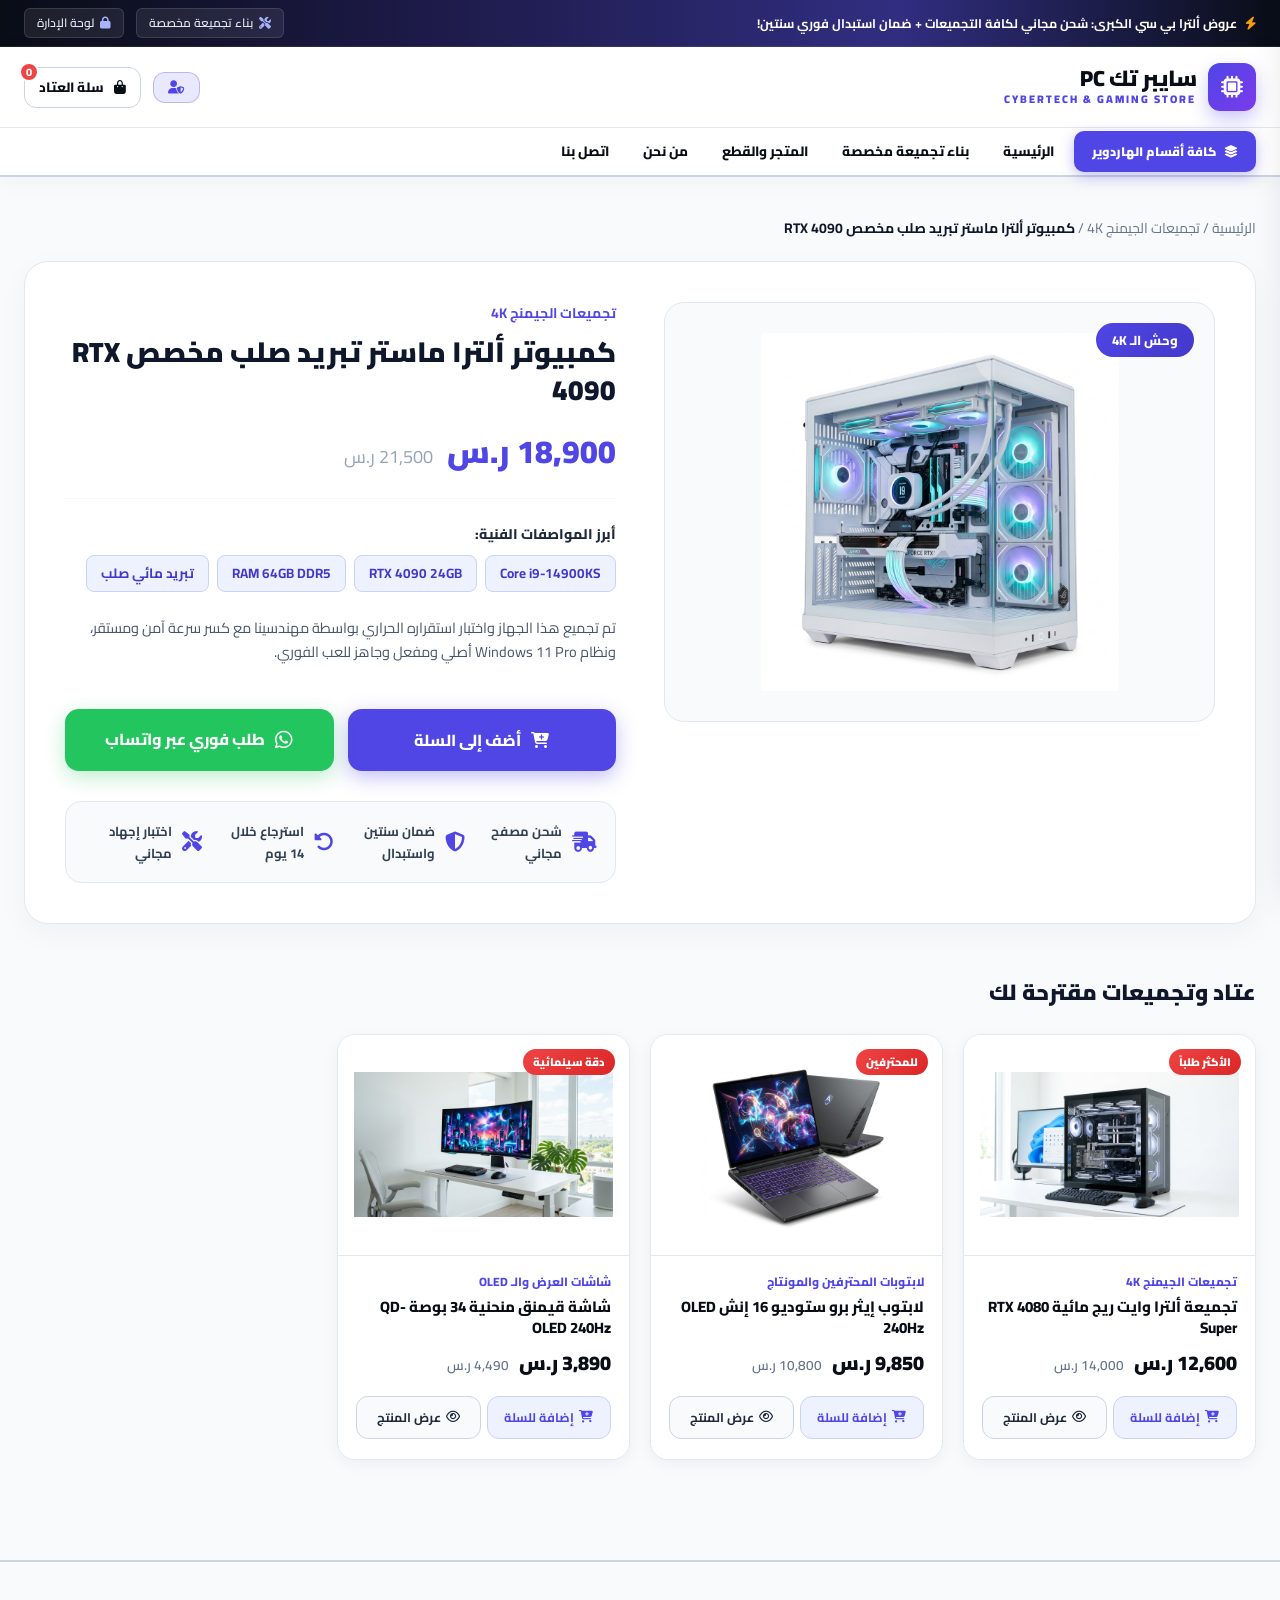
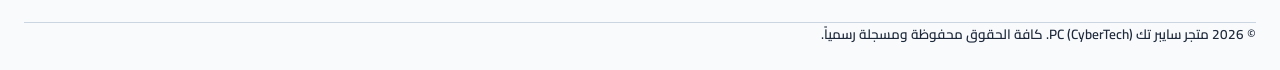
<file: product.html>
<!DOCTYPE html>
<html lang="ar" dir="rtl">
<head>
    <meta charset="UTF-8">
    <meta http-equiv="Content-Type" content="text/html; charset=UTF-8">
    <meta name="viewport" content="width=device-width, initial-scale=1.0">
    <title id="pageTitle">تفاصيل العتاد | سايبر تك PC</title>
    <!-- Google Fonts: Cairo -->
    <link rel="preconnect" href="https://fonts.googleapis.com">
    <link rel="preconnect" href="https://fonts.gstatic.com" crossorigin>
    <link href="https://fonts.googleapis.com/css2?family=Cairo:wght@400;600;700;800;900&display=swap" rel="stylesheet">
    <!-- Font Awesome 6 Pro / Free -->
    <link rel="stylesheet" href="https://cdnjs.cloudflare.com/ajax/libs/font-awesome/6.5.1/css/all.min.css">
    <!-- Main Style -->
    <link rel="stylesheet" href="css/style.css">
    <style>
        .product-detail-section { padding: 40px 0 60px; background: #f8fafc; }
        .product-detail-layout { display: grid; grid-template-columns: 1fr 1fr; gap: 48px; background: #fff; padding: 40px; border-radius: 24px; border: 1.5px solid #e2e8f0; box-shadow: 0 10px 30px rgba(15,23,42,0.04); }
        .product-gallery-main { width: 100%; height: 420px; background: #f8fafc; border-radius: 20px; display: flex; align-items: center; justify-content: center; padding: 30px; border: 1px solid #e2e8f0; position: relative; overflow: hidden; }
        .product-gallery-main img { max-width: 100%; max-height: 100%; object-fit: contain; }
        .product-badge-lg { position: absolute; top: 20px; right: 20px; background: linear-gradient(135deg, #4f46e5, #4338ca); color: #fff; font-size: 13px; font-weight: 800; padding: 6px 16px; border-radius: 50px; }
        .product-info-col { display: flex; flex-direction: column; justify-content: space-between; }
        .product-cat-tag { font-size: 14px; font-weight: 700; color: #4f46e5; margin-bottom: 8px; }
        .product-title-lg { font-size: 28px; font-weight: 900; color: #0f172a; line-height: 1.35; margin-bottom: 14px; }
        .product-pricing-box { display: flex; align-items: baseline; gap: 14px; margin-bottom: 24px; padding-bottom: 20px; border-bottom: 1.5px solid #f1f5f9; }
        .price-current-lg { font-size: 32px; font-weight: 900; color: #4f46e5; }
        .price-old-lg { font-size: 18px; color: #94a3b8; text-decoration: line-through; }
        .specs-chips { display: flex; flex-wrap: wrap; gap: 8px; margin-bottom: 24px; }
        .spec-chip { background: #eef2ff; color: #4338ca; border: 1px solid #c7d2fe; padding: 6px 14px; border-radius: 8px; font-size: 13.5px; font-weight: 700; }
        .action-btns-grid { display: grid; grid-template-columns: 1fr 1fr; gap: 14px; margin-top: 24px; }
        .btn-add-cart-lg { background: #4f46e5; color: #fff; border: none; padding: 16px; border-radius: 14px; font-size: 16px; font-weight: 800; cursor: pointer; display: flex; align-items: center; justify-content: center; gap: 10px; transition: 0.25s; box-shadow: 0 6px 20px rgba(79, 70, 229, 0.35); font-family: inherit; }
        .btn-add-cart-lg:hover { background: #4338ca; transform: translateY(-2px); }
        .btn-wa-order-lg { background: #22c55e; color: #fff; border: none; padding: 16px; border-radius: 14px; font-size: 16px; font-weight: 800; cursor: pointer; display: flex; align-items: center; justify-content: center; gap: 10px; text-decoration: none; transition: 0.25s; box-shadow: 0 6px 20px rgba(34, 197, 94, 0.3); font-family: inherit; }
        .btn-wa-order-lg:hover { background: #16a34a; transform: translateY(-2px); }
        .policy-banner { display: grid; grid-template-columns: repeat(4, 1fr); gap: 14px; margin-top: 30px; padding: 18px; background: #f8fafc; border-radius: 16px; border: 1px solid #e2e8f0; }
        .policy-item { display: flex; align-items: center; gap: 10px; font-size: 13px; font-weight: 700; color: #334155; }
        .policy-item i { font-size: 20px; color: #4f46e5; }
        @media (max-width: 900px) {
            .product-detail-layout { grid-template-columns: 1fr; gap: 28px; padding: 24px; }
            .product-gallery-main { height: 300px; }
            .policy-banner { grid-template-columns: 1fr 1fr; }
            .action-btns-grid { grid-template-columns: 1fr; }
        }
    </style>
</head>
<body>

    <!-- TOPBAR -->
    <div class="pc-topbar">
        <div class="pc-container">
            <div class="pc-topbar-inner">
                <div class="pc-topbar-text">
                    <i class="fa-solid fa-bolt" style="color: var(--color-accent-amber);"></i>
                    <span>عروض ألترا بي سي الكبرى: شحن مجاني لكافة التجميعات + ضمان استبدال فوري سنتين!</span>
                </div>
                <div class="pc-top-links">
                    <a href="index.html#builder"><i class="fa-solid fa-screwdriver-wrench"></i> بناء تجميعة مخصصة</a>
                    <a href="admin/index.html"><i class="fa-solid fa-lock"></i> لوحة الإدارة</a>
                </div>
            </div>
        </div>
    </div>

    <!-- HEADER -->
    <header class="pc-header">
        <div class="pc-container">
            <div class="pc-header-main">
                <a href="index.html" class="pc-logo-link">
                    <div class="pc-logo-icon"><i class="fa-solid fa-microchip"></i></div>
                    <div class="pc-logo-text"><span class="pc-logo-title">سايبر تك PC</span><span class="pc-logo-sub">CYBERTECH & GAMING STORE</span></div>
                </a>
                <div class="pc-header-actions" style="margin-right: auto;">
                    <a href="admin/index.html" class="pc-action-btn" title="لوحة التحكم الإدارية" style="background: rgba(79, 70, 229, 0.12); color: #4f46e5; font-weight: 700; border-radius: 12px; border: 1px solid rgba(79, 70, 229, 0.3);">
                        <i class="fa-solid fa-user-shield"></i>
                    </a>
                    <div class="pc-action-btn" onclick="togglePcCartDrawer()">
                        <i class="fa-solid fa-bag-shopping"></i>
                        <span>سلة العتاد</span>
                        <span class="pc-action-badge" id="pcCartBadge">0</span>
                    </div>
                </div>
            </div>
        </div>
        <div class="pc-navbar">
            <div class="pc-container">
                <div class="pc-navbar-inner">
                    <ul class="pc-nav-menu">
                        <li class="pc-nav-item"><a href="category?cat=all" class="pc-nav-mega-btn"><i class="fa-solid fa-layer-group"></i> <span>كافة أقسام الهاردوير</span></a></li>
                        <li class="pc-nav-item"><a href="index.html">الرئيسية</a></li>
                        <li class="pc-nav-item"><a href="index.html#builder">بناء تجميعة مخصصة</a></li>
                        <li class="pc-nav-item"><a href="shop.html">المتجر والقطع</a></li>
                        <li class="pc-nav-item"><a href="about.html">من نحن</a></li>
                        <li class="pc-nav-item"><a href="contact.html">اتصل بنا</a></li>
                    </ul>
                </div>
            </div>
        </div>
    </header>

    <!-- PRODUCT DETAIL MAIN -->
    <main class="product-detail-section">
        <div class="pc-container">
            <div style="margin-bottom: 20px; font-size: 14px; color: #64748b;">
                <a href="index.html" style="color:#64748b; text-decoration:none;">الرئيسية</a> / 
                <a href="category?cat=all" id="prodBreadcrumbCat" style="color:#64748b; text-decoration:none;">العتاد</a> / 
                <span id="prodBreadcrumbTitle" style="color:#0f172a; font-weight:700;">اسم الجهاز</span>
            </div>

            <div class="product-detail-layout">
                <!-- Gallery Col -->
                <div class="product-gallery-main">
                    <span id="prodBadge" class="product-badge-lg">جديد 2026</span>
                    <img id="prodMainImg" src="images/pc_hero_rig_white.jpg" alt="صورة الجهاز">
                </div>

                <!-- Info Col -->
                <div class="product-info-col">
                    <div>
                        <div id="prodCategory" class="product-cat-tag">تجميعات الجيمنج 4K</div>
                        <h1 id="prodTitle" class="product-title-lg">تجميعة ألترا وايت ريج مائية RTX 4080 Super</h1>
                        
                        <div class="product-pricing-box">
                            <span id="prodPrice" class="price-current-lg">12,600 ر.س</span>
                            <span id="prodOldPrice" class="price-old-lg">14,000 ر.س</span>
                        </div>

                        <div style="font-size: 14px; font-weight: 800; color: #1e293b; margin-bottom: 8px;">أبرز المواصفات الفنية:</div>
                        <div id="prodSpecsContainer" class="specs-chips">
                            <span class="spec-chip">Ryzen 7 7800X3D</span>
                            <span class="spec-chip">RTX 4080 Super 16GB</span>
                            <span class="spec-chip">RAM 32GB DDR5</span>
                        </div>

                        <p style="font-size: 14.5px; color: #475569; line-height: 1.7; margin-bottom: 20px;">
                            تم تجميع هذا الجهاز واختبار استقراره الحراري بواسطة مهندسينا مع كسر سرعة آمن ومستقر، ونظام Windows 11 Pro أصلي ومفعل وجاهز للعب الفوري.
                        </p>
                    </div>

                    <div>
                        <!-- Actions Grid -->
                        <div class="action-btns-grid">
                            <button class="btn-add-cart-lg" onclick="addCurrentProductToCart()">
                                <i class="fa-solid fa-cart-plus"></i> أضف إلى السلة
                            </button>
                            <a id="btnDirectWhatsApp" href="#" target="_blank" class="btn-wa-order-lg">
                                <i class="fa-brands fa-whatsapp" style="font-size: 20px;"></i> طلب فوري عبر واتساب
                            </a>
                        </div>

                        <!-- Policies -->
                        <div class="policy-banner">
                            <div class="policy-item"><i class="fa-solid fa-truck-fast"></i> <span>شحن مصفح مجاني</span></div>
                            <div class="policy-item"><i class="fa-solid fa-shield-halved"></i> <span>ضمان سنتين واستبدال</span></div>
                            <div class="policy-item"><i class="fa-solid fa-rotate-left"></i> <span>استرجاع خلال 14 يوم</span></div>
                            <div class="policy-item"><i class="fa-solid fa-screwdriver-wrench"></i> <span>اختبار إجهاد مجاني</span></div>
                        </div>
                    </div>
                </div>
            </div>

            <!-- Related Products -->
            <div style="margin-top: 50px;">
                <h3 style="font-size: 22px; font-weight: 900; color: #0f172a; margin-bottom: 22px;">عتاد وتجميعات مقترحة لك</h3>
                <div class="pc-category-products-grid" id="relatedProductsGrid">
                    <!-- Loaded dynamically -->
                </div>
            </div>
        </div>
    </main>

    <!-- FOOTER -->
    <footer class="pc-footer">
        <div class="pc-container">
            <div class="pc-footer-bottom" style="border-top:none; padding-top:0;">
                <div class="pc-copy">© 2026 متجر سايبر تك PC (CyberTech). كافة الحقوق محفوظة ومسجلة رسمياً.</div>
            </div>
        </div>
    </footer>

    <!-- SLIDE-OUT CART DRAWER -->
    <div class="pc-drawer-overlay" id="pcCartOverlay" onclick="togglePcCartDrawer()"></div>
    <div class="pc-cart-drawer" id="pcCartDrawer">
        <div class="pc-drawer-header">
            <h3><i class="fa-solid fa-bag-shopping" style="color: var(--color-primary);"></i> سلة العتاد والتجميعات (<span id="pcCartCountHeader">0</span>)</h3>
            <button class="pc-drawer-close" onclick="togglePcCartDrawer()"><i class="fa-solid fa-xmark"></i></button>
        </div>
        <div class="pc-drawer-body" id="pcCartItemsContainer">
            <div class="pc-cart-empty"><i class="fa-solid fa-cart-shopping"></i><h4>سلتك لا تزال فارغة</h4></div>
        </div>
        <div class="pc-drawer-footer">
            <div class="pc-drawer-total"><span>الإجمالي المقدر:</span><span id="pcCartTotalSum" style="color: var(--color-primary); font-weight: 900;">0 ر.س</span></div>
            <button class="pc-drawer-checkout" onclick="proceedPcCheckout()"><span>إتمام الطلب وتأكيد التجميع عبر واتساب</span><i class="fa-solid fa-arrow-left"></i></button>
        </div>
    </div>

    <!-- TOAST NOTIFICATION -->
    <div class="pc-toast" id="pcToast"><i class="fa-solid fa-circle-check" style="color: #22c55e; font-size: 18px;"></i><span id="pcToastMsg">تمت الإضافة بنجاح!</span></div>

    <!-- Script for Product Loading -->
    <script>
    let currentProd = null;

    async function initProductPage() {
        const urlParams = new URLSearchParams(window.location.search);
        const prodId = parseInt(urlParams.get('id') || '1');

        let products = [];
        try {
            const local = localStorage.getItem('techno_store_data');
            if (local) {
                const parsed = JSON.parse(local);
                products = parsed.products || [];
            }
        } catch(e) {}

        if (products.length === 0) {
            try {
                const res = await fetch('data/products.json?v=' + Date.now());
                const data = await res.json();
                products = data.products || [];
            } catch(e) {}
        }

        currentProd = products.find(p => p.id === prodId) || products[0];
        if (!currentProd) return;

        const name = currentProd.name || currentProd.title || 'عتاد جيمنج احترافي';
        document.getElementById('pageTitle').textContent = `${name} | سايبر تك PC`;
        document.getElementById('prodBreadcrumbTitle').textContent = name;
        document.getElementById('prodBreadcrumbCat').textContent = currentProd.categoryName || 'عتاد القيمنق';
        document.getElementById('prodCategory').textContent = currentProd.categoryName || 'عتاد القيمنق';
        document.getElementById('prodTitle').textContent = name;
        document.getElementById('prodPrice').textContent = `${Number(currentProd.price).toLocaleString('en-US')} ر.س`;
        document.getElementById('prodOldPrice').textContent = currentProd.oldPrice ? `${Number(currentProd.oldPrice).toLocaleString('en-US')} ر.س` : '';
        document.getElementById('prodBadge').textContent = currentProd.badge || currentProd.discount || 'مميز';
        document.getElementById('prodMainImg').src = currentProd.image || currentProd.img || 'images/pc_hero_rig_white.jpg';

        const specsCont = document.getElementById('prodSpecsContainer');
        if (specsCont) {
            specsCont.innerHTML = (currentProd.specs || []).map(s => `<span class="spec-chip">${s}</span>`).join('');
        }

        // WhatsApp direct button
        let waPhone = "201027093535";
        try {
            const localStore = JSON.parse(localStorage.getItem('techno_store_data') || '{}');
            if (localStore && localStore.settings && localStore.settings.whatsappFormatted) {
                waPhone = localStore.settings.whatsappFormatted;
            }
        } catch(e) {}

        const waMsg = `مرحباً سايبر تك PC، أود طلب وشراء: *${name}* بسعر ${currentProd.price} ر.س. يرجى تأكيد التوفر وموعد الشحن.`;
        document.getElementById('btnDirectWhatsApp').href = `https://wa.me/${waPhone}?text=${encodeURIComponent(waMsg)}`;

        // Render Related Products
        const related = products.filter(p => p.id !== currentProd.id).slice(0, 3);
        const relatedGrid = document.getElementById('relatedProductsGrid');
        if (relatedGrid) {
            relatedGrid.innerHTML = related.map(p => {
                const pName = p.name || p.title || 'عتاد جيمنج';
                const pImg = p.image || p.img || 'images/pc_hero_rig_white.jpg';
                return `
                    <div class="pc-card">
                        <span class="pc-card-badge">${p.badge || 'مميز'}</span>
                        <a href="product?id=${p.id}" class="pc-card-img-box" style="text-decoration:none; display:flex;">
                            <img decoding="async" src="${pImg}" alt="${pName}">
                        </a>
                        <div class="pc-card-body">
                            <div>
                                <div class="pc-card-cat">${p.categoryName || 'هاردوير'}</div>
                                <h4 class="pc-card-title"><a href="product?id=${p.id}" style="color:inherit; text-decoration:none;">${pName}</a></h4>
                            </div>
                            <div>
                                <div class="pc-card-pricing">
                                    <span class="pc-price-current">${Number(p.price).toLocaleString('en-US')} ر.س</span>
                                    ${p.oldPrice ? `<span class="pc-price-old">${Number(p.oldPrice).toLocaleString('en-US')} ر.س</span>` : ''}
                                </div>
                                <div class="pc-card-actions">
                                    <button class="pc-btn-add" onclick="addPcToCart('${pName.replace(/'/g, "\\'")}', ${p.price}, '${pImg}')">
                                        <i class="fa-solid fa-cart-plus"></i>
                                        <span>إضافة للسلة</span>
                                    </button>
                                    <a href="product?id=${p.id}" class="pc-btn-view">
                                        <i class="fa-regular fa-eye"></i>
                                        <span>عرض المنتج</span>
                                    </a>
                                </div>
                            </div>
                        </div>
                    </div>
                `;
            }).join('');
        }
    }

    function addCurrentProductToCart() {
        if (!currentProd) return;
        const name = currentProd.name || currentProd.title;
        const img = currentProd.image || currentProd.img;
        addPcToCart(name, currentProd.price, img);
    }

    document.addEventListener('DOMContentLoaded', initProductPage);
    </script>
    <script src="js/store.js"></script>
</body>
</html>
</file>
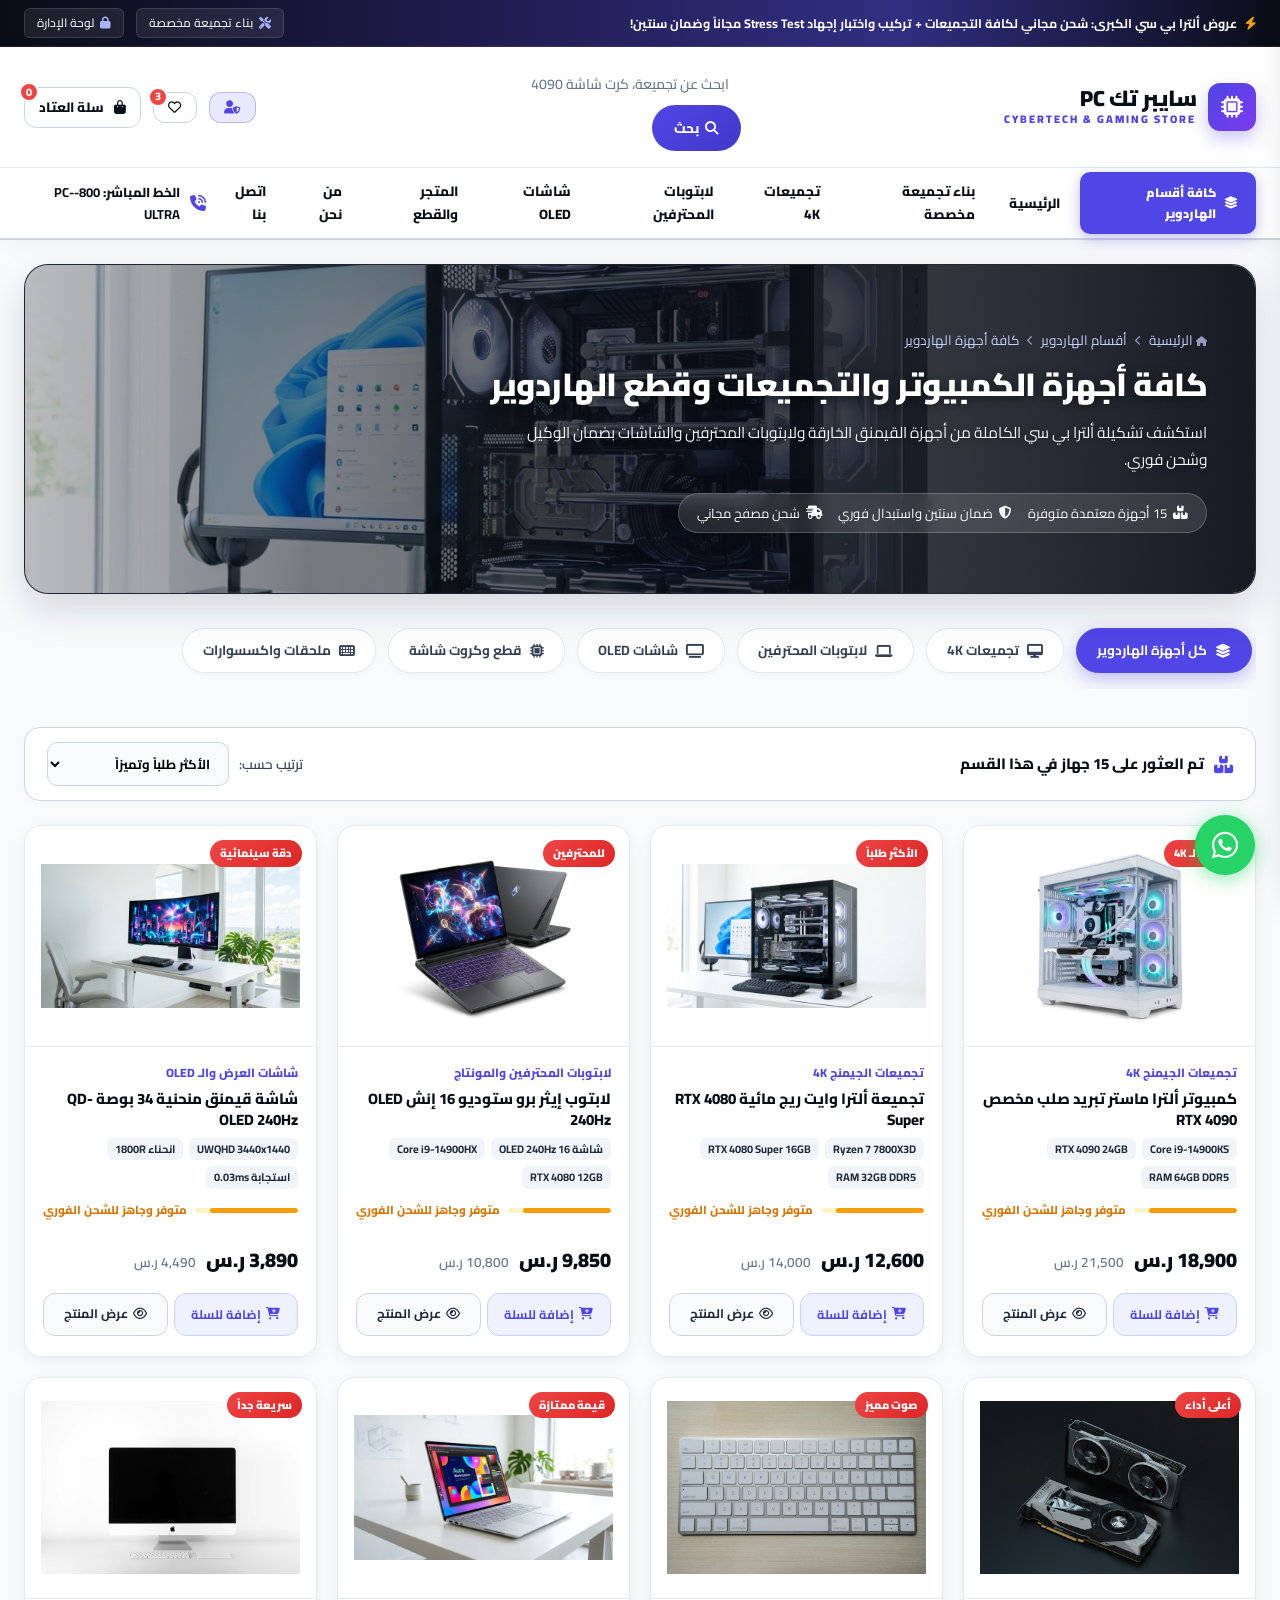
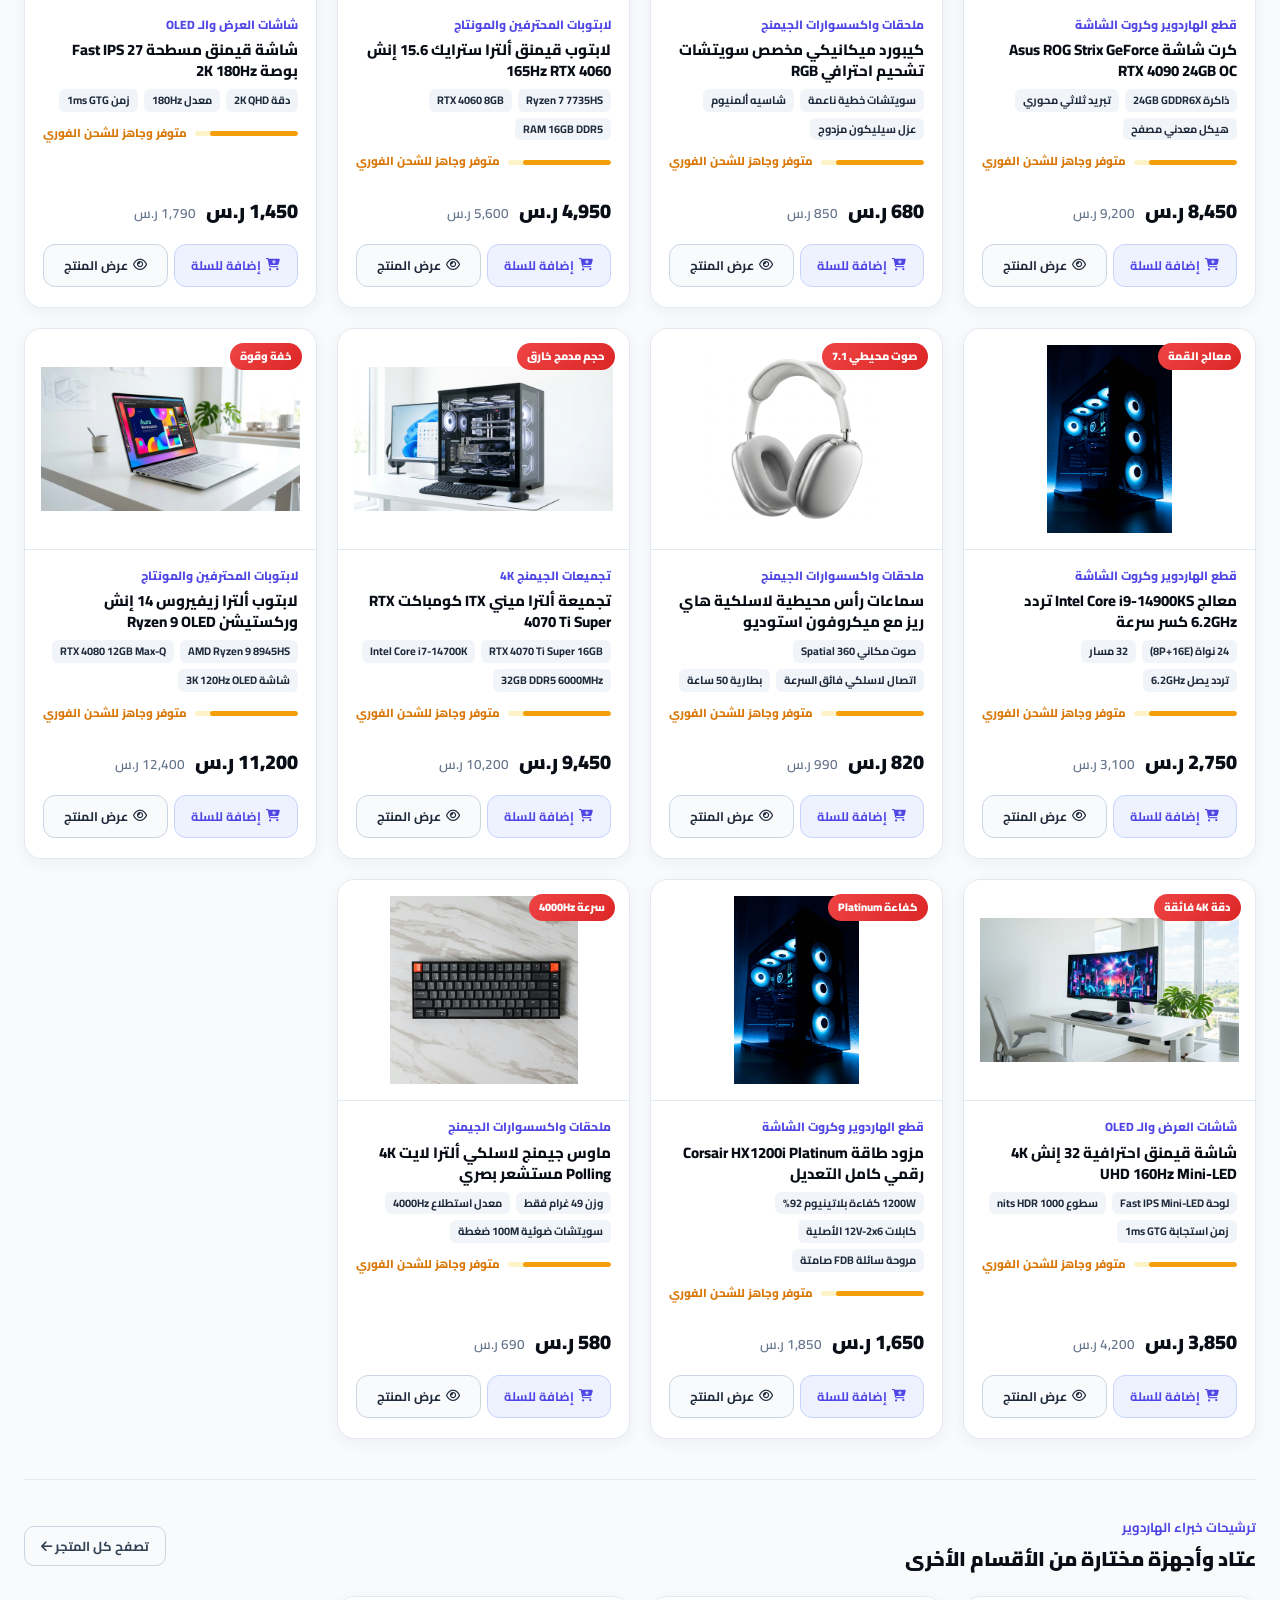
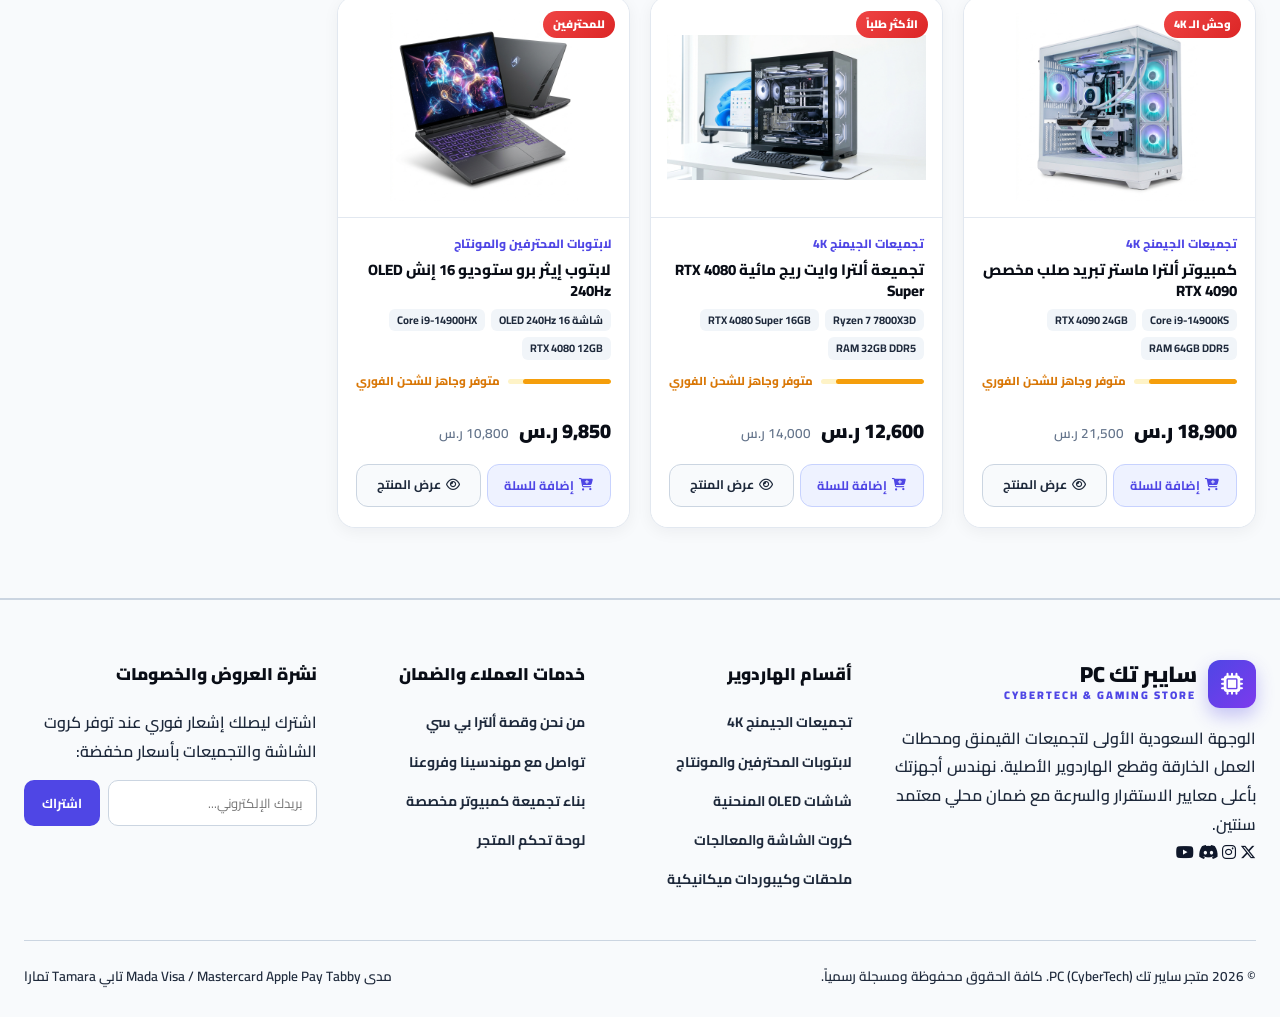
<file: shop.html>
<!DOCTYPE html>
<html lang="ar" dir="rtl">
<head>
    <meta charset="UTF-8">
    <meta http-equiv="Content-Type" content="text/html; charset=UTF-8">
    <meta name="viewport" content="width=device-width, initial-scale=1.0">
    <title id="pageTitle">المتجر وكافة قطع الهاردوير | سايبر تك PC</title>
    <meta name="description" content="تصفح أقوى تجميعات الجيمنج ولابتوبات المحترفين وكروت الشاشة وشاشات القيمنق بضمان الوكيل سنتين وشحن سريع من سايبر تك PC.">
    <!-- Google Fonts: Cairo -->
    <link rel="preconnect" href="https://fonts.googleapis.com">
    <link rel="preconnect" href="https://fonts.gstatic.com" crossorigin>
    <link href="https://fonts.googleapis.com/css2?family=Cairo:wght@400;600;700;800;900&display=swap" rel="stylesheet">
    <!-- Font Awesome 6 Pro / Free -->
    <link rel="stylesheet" href="https://cdnjs.cloudflare.com/ajax/libs/font-awesome/6.5.1/css/all.min.css">
    <!-- Main Style -->
    <link rel="stylesheet" href="css/style.css">
</head>
<body>

    <!-- 1. TOP ANNOUNCEMENT BAR -->
    <div class="pc-topbar">
        <div class="pc-container">
            <div class="pc-topbar-inner">
                <div class="pc-topbar-text">
                    <i class="fa-solid fa-bolt" style="color: var(--color-accent-amber);"></i>
                    <span>عروض ألترا بي سي الكبرى: شحن مجاني لكافة التجميعات + تركيب واختبار إجهاد Stress Test مجاناً وضمان سنتين!</span>
                </div>
                <div class="pc-top-links">
                    <a href="index.html#builder"><i class="fa-solid fa-screwdriver-wrench"></i> بناء تجميعة مخصصة</a>
                    <a href="admin/index.html"><i class="fa-solid fa-lock"></i> لوحة الإدارة</a>
                </div>
            </div>
        </div>
    </div>

    <!-- 2. MAIN HEADER -->
    <header class="pc-header">
        <div class="pc-container">
            <div class="pc-header-main">
                <!-- Logo -->
                <a href="index.html" class="pc-logo-link">
                    <div class="pc-logo-icon">
                        <i class="fa-solid fa-microchip"></i>
                    </div>
                    <div class="pc-logo-text">
                        <span class="pc-logo-title">سايبر تك PC</span>
                        <span class="pc-logo-sub">CYBERTECH & GAMING STORE</span>
                    </div>
                </a>

                <!-- Search Bar -->
                <form class="pc-search-box" onsubmit="event.preventDefault(); searchCategoryProducts();">
                    <input type="text" id="catSearchInput" class="pc-search-input" placeholder="ابحث عن تجميعة، كرت شاشة RTX 4090، شاشة OLED، أو معالج..." onkeyup="searchCategoryProducts()">
                    <button type="submit" class="pc-search-btn">
                        <i class="fa-solid fa-magnifying-glass"></i>
                        <span>بحث</span>
                    </button>
                </form>

                <!-- Actions -->
                <div class="pc-header-actions">
                    <a href="admin/index.html" class="pc-action-btn" title="لوحة التحكم الإدارية" style="background: rgba(79, 70, 229, 0.12); color: #4f46e5; font-weight: 700; border-radius: 12px; border: 1px solid rgba(79, 70, 229, 0.3);">
                        <i class="fa-solid fa-user-shield"></i>
                    </a>
                    <div class="pc-action-btn" onclick="showToast('تمت إضافة العتاد إلى قائمة التفضيلات ❤️')">
                        <i class="fa-regular fa-heart"></i>
                        <span class="pc-action-badge">3</span>
                    </div>
                    <div class="pc-action-btn" onclick="togglePcCartDrawer()">
                        <i class="fa-solid fa-bag-shopping"></i>
                        <span>سلة العتاد</span>
                        <span class="pc-action-badge" id="pcCartBadge">0</span>
                    </div>
                </div>
            </div>
        </div>

        <!-- Navigation Bar -->
        <div class="pc-navbar">
            <div class="pc-container">
                <div class="pc-navbar-inner">
                    <ul class="pc-nav-menu">
                        <li class="pc-nav-item">
                            <a href="category?cat=all" class="pc-nav-mega-btn">
                                <i class="fa-solid fa-layer-group"></i>
                                <span>كافة أقسام الهاردوير</span>
                            </a>
                        </li>
                        <li class="pc-nav-item"><a href="index.html">الرئيسية</a></li>
                        <li class="pc-nav-item"><a href="index.html#builder">بناء تجميعة مخصصة</a></li>
                        <li class="pc-nav-item"><a href="category?cat=rigs">تجميعات 4K</a></li>
                        <li class="pc-nav-item"><a href="category?cat=laptops">لابتوبات المحترفين</a></li>
                        <li class="pc-nav-item"><a href="category?cat=monitors">شاشات OLED</a></li>
                        <li class="pc-nav-item"><a href="shop.html">المتجر والقطع</a></li>
                        <li class="pc-nav-item"><a href="about.html">من نحن</a></li>
                        <li class="pc-nav-item"><a href="contact.html">اتصل بنا</a></li>
                    </ul>
                    <div class="pc-nav-hotline">
                        <i class="fa-solid fa-phone-volume"></i>
                        <span>الخط المباشر: <strong>800-PC-ULTRA</strong></span>
                    </div>
                </div>
            </div>
        </div>
    </header>

    <!-- 3. WIDE CATEGORY BANNER HERO -->
    <section class="pc-cat-banner-section">
        <div class="pc-container">
            <div class="pc-cat-banner-card">
                <img id="catBannerBg" class="pc-cat-banner-bg" src="images/pc_hero_rig_white.jpg" alt="بانر القسم العريض">
                <div class="pc-cat-banner-overlay"></div>
                <div class="pc-cat-banner-content">
                    <div class="pc-cat-breadcrumb">
                        <a href="index.html"><i class="fa-solid fa-house"></i> الرئيسية</a>
                        <i class="fa-solid fa-chevron-left"></i>
                        <a href="category?cat=all">أقسام الهاردوير</a>
                        <i class="fa-solid fa-chevron-left"></i>
                        <span id="catBreadcrumbTitle">تجميعات الجيمنج 4K</span>
                    </div>
                    <h1 class="pc-cat-banner-title" id="catTitle">تجميعات الجيمنج الاحترافية ودقة 4K فائقة</h1>
                    <p class="pc-cat-banner-desc" id="catDesc">
                        أقوى أجهزة الكمبيوتر المكتبية المجهزة بكروت RTX 4090 و 4080 Super مع تبريد مائي مخصص ومظهر أبيض فاخر واختبار إجهاد حراري شامل.
                    </p>
                    <div class="pc-cat-banner-stats">
                        <span id="catCountBadge"><i class="fa-solid fa-boxes-stacked"></i> متوفر في هذا القسم</span>
                        <span><i class="fa-solid fa-shield-halved"></i> ضمان سنتين واستبدال فوري</span>
                        <span><i class="fa-solid fa-truck-fast"></i> شحن مصفح مجاني</span>
                    </div>
                </div>
            </div>

            <!-- Quick Category Switcher Chips -->
            <div class="pc-cat-chips-bar">
                <a href="category?cat=all" class="pc-cat-chip" data-cat="all">
                    <i class="fa-solid fa-layer-group"></i>
                    <span>كل أجهزة الهاردوير</span>
                </a>
                <a href="category?cat=rigs" class="pc-cat-chip" data-cat="rigs">
                    <i class="fa-solid fa-desktop"></i>
                    <span>تجميعات 4K</span>
                </a>
                <a href="category?cat=laptops" class="pc-cat-chip" data-cat="laptops">
                    <i class="fa-solid fa-laptop"></i>
                    <span>لابتوبات المحترفين</span>
                </a>
                <a href="category?cat=monitors" class="pc-cat-chip" data-cat="monitors">
                    <i class="fa-solid fa-tv"></i>
                    <span>شاشات OLED</span>
                </a>
                <a href="category?cat=hardware" class="pc-cat-chip" data-cat="hardware">
                    <i class="fa-solid fa-microchip"></i>
                    <span>قطع وكروت شاشة</span>
                </a>
                <a href="category?cat=accessories" class="pc-cat-chip" data-cat="accessories">
                    <i class="fa-solid fa-keyboard"></i>
                    <span>ملحقات واكسسوارات</span>
                </a>
            </div>
        </div>
    </section>

    <!-- 4. MAIN CATEGORY PRODUCTS SECTION -->
    <section class="pc-section" style="padding-top: 10px; padding-bottom: 30px;">
        <div class="pc-container">
            <!-- Controls Bar -->
            <div style="display: flex; justify-content: space-between; align-items: center; margin-bottom: 24px; flex-wrap: wrap; gap: 14px; background: #ffffff; padding: 14px 22px; border-radius: 16px; border: 1px solid var(--color-border); box-shadow: 0 2px 10px rgba(0,0,0,0.02);">
                <div style="font-size: 15px; font-weight: 800; color: var(--color-navy); display: flex; align-items: center; gap: 10px;">
                    <i class="fa-solid fa-boxes-stacked" style="color: var(--color-primary); font-size: 17px;"></i>
                    <span id="catProductsStatus">جاري تحميل عتاد هذا القسم...</span>
                </div>
                <div style="display: flex; align-items: center; gap: 10px;">
                    <span style="font-size: 13.5px; color: var(--color-muted); font-weight: 600;">ترتيب حسب:</span>
                    <select id="sortSelect" onchange="sortCategoryProducts()" style="padding: 8px 14px; border: 1.5px solid var(--color-border); border-radius: 10px; font-family: inherit; font-size: 13px; font-weight: 700; outline: none; background: #f8fafc; cursor: pointer;">
                        <option value="featured">الأكثر طلباً وتميزاً</option>
                        <option value="price-asc">السعر: من الأقل للأعلى</option>
                        <option value="price-desc">السعر: من الأعلى للأقل</option>
                    </select>
                </div>
            </div>

            <!-- Products Grid Container (Normalized Layout) -->
            <div class="pc-category-products-grid" id="categoryProductsGrid">
                <!-- Dynamically populated with normalized cards -->
            </div>

            <!-- Recommendations Section for richer experience -->
            <div id="recommendationsWrapper" style="margin-top: 40px; padding-top: 36px; border-top: 1.5px solid #e2e8f0;">
                <div style="display: flex; justify-content: space-between; align-items: center; margin-bottom: 20px;">
                    <div>
                        <span style="font-size: 13px; font-weight: 700; color: var(--color-primary); display: block; margin-bottom: 4px;">ترشيحات خبراء الهاردوير</span>
                        <h3 style="font-size: 20px; font-weight: 900; color: var(--color-navy);">عتاد وأجهزة مختارة من الأقسام الأخرى</h3>
                    </div>
                    <a href="shop.html" class="btn-pc-outline" style="padding: 8px 16px; font-size: 13px; text-decoration: none; border-radius: 10px; border: 1.5px solid #cbd5e1; color: #334155; font-weight: 700;">
                        <span>تصفح كل المتجر</span>
                        <i class="fa-solid fa-arrow-left"></i>
                    </a>
                </div>
                <div class="pc-category-products-grid" id="recommendationsGrid">
                    <!-- Populated with cross-category recommendations -->
                </div>
            </div>
        </div>
    </section>

    <!-- 5. FOOTER -->
    <footer class="pc-footer">
        <div class="pc-container">
            <div class="pc-footer-grid">
                <div class="pc-footer-col">
                    <div class="pc-logo-link" style="margin-bottom: 16px;">
                        <div class="pc-logo-icon"><i class="fa-solid fa-microchip"></i></div>
                        <div class="pc-logo-text"><span class="pc-logo-title">سايبر تك PC</span><span class="pc-logo-sub">CYBERTECH & GAMING STORE</span></div>
                    </div>
                    <p class="pc-footer-desc">
                        الوجهة السعودية الأولى لتجميعات القيمنق ومحطات العمل الخارقة وقطع الهاردوير الأصلية. نهندس أجهزتك بأعلى معايير الاستقرار والسرعة مع ضمان محلي معتمد سنتين.
                    </p>
                    <div class="pc-social-links">
                        <a href="#" class="pc-social-btn"><i class="fa-brands fa-x-twitter"></i></a>
                        <a href="#" class="pc-social-btn"><i class="fa-brands fa-instagram"></i></a>
                        <a href="#" class="pc-social-btn"><i class="fa-brands fa-discord"></i></a>
                        <a href="#" class="pc-social-btn"><i class="fa-brands fa-youtube"></i></a>
                    </div>
                </div>

                <div class="pc-footer-col">
                    <h4 class="pc-footer-heading">أقسام الهاردوير</h4>
                    <ul class="pc-footer-links">
                        <li><a href="category?cat=rigs">تجميعات الجيمنج 4K</a></li>
                        <li><a href="category?cat=laptops">لابتوبات المحترفين والمونتاج</a></li>
                        <li><a href="category?cat=monitors">شاشات OLED المنحنية</a></li>
                        <li><a href="category?cat=hardware">كروت الشاشة والمعالجات</a></li>
                        <li><a href="category?cat=accessories">ملحقات وكيبوردات ميكانيكية</a></li>
                    </ul>
                </div>

                <div class="pc-footer-col">
                    <h4 class="pc-footer-heading">خدمات العملاء والضمان</h4>
                    <ul class="pc-footer-links">
                        <li><a href="about.html">من نحن وقصة ألترا بي سي</a></li>
                        <li><a href="contact.html">تواصل مع مهندسينا وفروعنا</a></li>
                        <li><a href="index.html#builder">بناء تجميعة كمبيوتر مخصصة</a></li>
                        <li><a href="admin/index.html">لوحة تحكم المتجر</a></li>
                    </ul>
                </div>

                <div class="pc-footer-col">
                    <h4 class="pc-footer-heading">نشرة العروض والخصومات</h4>
                    <p class="pc-footer-desc" style="margin-bottom: 14px;">اشترك ليصلك إشعار فوري عند توفر كروت الشاشة والتجميعات بأسعار مخفضة:</p>
                    <form onsubmit="event.preventDefault(); showToast('تم اشتراكك بنجاح في نشرة عروض سايبر تك! 🎉');" style="display: flex; gap: 8px;">
                        <input type="email" required placeholder="بريدك الإلكتروني..." style="flex: 1; padding: 10px 14px; border-radius: 10px; border: 1.5px solid var(--color-border); font-family: inherit; font-size: 13px; outline: none;">
                        <button type="submit" class="pc-btn-primary" style="padding: 10px 18px; border-radius: 10px; font-size: 13px; background: #4f46e5; color:#fff; border:none; font-weight:700; cursor:pointer;">اشتراك</button>
                    </form>
                </div>
            </div>

            <div class="pc-footer-bottom">
                <div class="pc-copy">
                    © 2026 متجر سايبر تك PC (CyberTech). كافة الحقوق محفوظة ومسجلة رسمياً.
                </div>
                <div class="pc-payment-methods">
                    <span class="pc-pay-badge">مدى Mada</span>
                    <span class="pc-pay-badge">Visa / Mastercard</span>
                    <span class="pc-pay-badge">Apple Pay</span>
                    <span class="pc-pay-badge">Tabby تابي</span>
                    <span class="pc-pay-badge">Tamara تمارا</span>
                </div>
            </div>
        </div>
    </footer>

    <!-- SLIDE-OUT CART DRAWER -->
    <div class="pc-drawer-overlay" id="pcCartOverlay" onclick="togglePcCartDrawer()"></div>
    <div class="pc-cart-drawer" id="pcCartDrawer">
        <div class="pc-drawer-header">
            <h3><i class="fa-solid fa-bag-shopping" style="color: var(--color-primary);"></i> سلة العتاد والتجميعات (<span id="pcCartCountHeader">0</span>)</h3>
            <button class="pc-drawer-close" onclick="togglePcCartDrawer()"><i class="fa-solid fa-xmark"></i></button>
        </div>
        <div class="pc-drawer-body" id="pcCartItemsContainer">
            <div class="pc-cart-empty">
                <i class="fa-solid fa-cart-shopping"></i>
                <h4>سلتك لا تزال فارغة</h4>
                <p>تصفح عتاد هذا القسم وأضفه إلى السلة بسهولة</p>
            </div>
        </div>
        <div class="pc-drawer-footer">
            <div class="pc-drawer-total">
                <span>الإجمالي المقدر:</span>
                <span id="pcCartTotalSum" style="color: var(--color-primary); font-weight: 900;">0 ر.س</span>
            </div>
            <button class="pc-drawer-checkout" onclick="proceedPcCheckout()">
                <span>إتمام الطلب وتأكيد التجميع عبر واتساب</span>
                <i class="fa-solid fa-arrow-left"></i>
            </button>
        </div>
    </div>

    <!-- TOAST NOTIFICATION -->
    <div class="pc-toast" id="pcToast">
        <i class="fa-solid fa-circle-check" style="color: #22c55e; font-size: 18px;"></i>
        <span id="pcToastMsg">تمت الإضافة بنجاح!</span>
    </div>

    <!-- Floating WhatsApp Button -->
    <a href="https://wa.me/201027093535" target="_blank" class="tech-floating-whatsapp" style="position: fixed; bottom: 25px; right: 25px; width: 60px; height: 60px; background: #25d366; color: #fff; border-radius: 50%; display: flex; align-items: center; justify-content: center; font-size: 30px; box-shadow: 0 4px 20px rgba(37, 211, 102, 0.5); z-index: 9999; text-decoration: none; transition: transform 0.3s;" onmouseover="this.style.transform='scale(1.1)'" onmouseout="this.style.transform='scale(1)'" title="تواصل عبر واتساب">
        <i class="fa-brands fa-whatsapp"></i>
    </a>

    <!-- Category Engine Script -->
    <script>
    const categoryMetadata = {
        'rigs': {
            name: 'تجميعات الجيمنج 4K',
            banner: 'images/pc_hero_rig_white.jpg',
            title: 'تجميعات الجيمنج الاحترافية ودقة 4K فائقة',
            desc: 'أقوى أجهزة الكمبيوتر المكتبية المجهزة بكروت RTX 4090 و 4080 Super مع تبريد مائي مخصص ومظهر أبيض فاخر واختبار إجهاد حراري شامل.'
        },
        'laptops': {
            name: 'لابتوبات المحترفين والمونتاج',
            banner: 'images/pc_hero_laptop_white.jpg',
            title: 'لابتوبات الجيمنج والمونتاج والهندسة',
            desc: 'قوة الحواسيب المكتبية في هيكل ألمنيوم فائق النحافة مع شاشات OLED بدقة 4K ومعدل تحديث يصل إلى 240Hz وبطاريات تدوم طويلاً.'
        },
        'monitors': {
            name: 'شاشات العرض والـ OLED',
            banner: 'images/pc_hero_monitor_white.jpg',
            title: 'شاشات القيمنق المنحنية و QD-OLED السينمائية',
            desc: 'انغماس بصري لا مثيل له مع معدلات تحديث 240Hz وزمن استجابة فائق 0.03ms ودعم كامل لتقنيات G-Sync Ultimate.'
        },
        'hardware': {
            name: 'قطع الهاردوير وكروت الشاشة',
            banner: 'images/cat_banner_hardware.jpg',
            title: 'أحدث كروت الشاشة والمعالجات ومزودات الطاقة',
            desc: 'قطع الهاردوير الأصلية بضمان الوكيل المعتمد لترقية جهازك والحصول على أعلى معدلات الإطارات FPS وثبات تام في كسر السرعة.'
        },
        'accessories': {
            name: 'ملحقات واكسسوارات الجيمنج',
            banner: 'images/cat_banner_accessories.jpg',
            title: 'كيبوردات ميكانيكية وماوسات وسماعات محيطية',
            desc: 'ملحقات الجيمنج الاحترافية بسويتشات ميكانيكية مخصصة ومستشعرات ضوئية بالغة الدقة لتفوقك في المنافسات التنافسية.'
        },
        'all': {
            name: 'كافة أجهزة الهاردوير',
            banner: 'images/pc_hero_rig_white.jpg',
            title: 'كافة أجهزة الكمبيوتر والتجميعات وقطع الهاردوير',
            desc: 'استكشف تشكيلة ألترا بي سي الكاملة من أجهزة القيمنق الخارقة ولابتوبات المحترفين والشاشات بضمان الوكيل وشحن فوري.'
        }
    };

    let allProducts = [];
    let currentCat = 'all';

    function getParam(key) {
        const urlParams = new URLSearchParams(window.location.search);
        return urlParams.get(key);
    }

    function matchCategory(p, cat) {
        if (!cat || cat === 'all') return true;
        const target = (cat || '').toLowerCase().trim();
        const pCat = (p.category || '').toLowerCase().trim();
        const pCatName = (p.categoryName || '').toLowerCase().trim();
        const pName = (p.name || p.title || '').toLowerCase().trim();

        if (target === 'rigs') {
            return pCat === 'rigs' || pCat === 'gaming_pc' || pCatName.includes('تجميع') || pName.includes('تجميع') || pName.includes('كمبيوتر') || pName.includes('ريج');
        }
        if (target === 'laptops') {
            return pCat === 'laptops' || pCatName.includes('لابتوب') || pName.includes('لابتوب') || pName.includes('إيثر');
        }
        if (target === 'monitors') {
            return pCat === 'monitors' || pCatName.includes('شاش') || pName.includes('شاش') || pName.includes('oled');
        }
        if (target === 'hardware') {
            return pCat === 'hardware' || pCat === 'gpus' || pCat === 'cpus' || pCatName.includes('كرت') || pCatName.includes('معالج') || pName.includes('كرت') || pName.includes('معالج') || pName.includes('rtx');
        }
        if (target === 'accessories') {
            return pCat === 'accessories' || pCatName.includes('ملحق') || pCatName.includes('كيبورد') || pName.includes('كيبورد') || pName.includes('سماع') || pName.includes('ماوس');
        }
        return pCat === target;
    }

    async function loadDataAndInit() {
        const param = getParam('cat') || 'all';
        currentCat = param.toLowerCase();

        // 1. Try local storage (admin changes)
        try {
            const local = localStorage.getItem('techno_store_data');
            if (local) {
                const parsed = JSON.parse(local);
                if (parsed && Array.isArray(parsed.products) && parsed.products.length > 0) {
                    allProducts = parsed.products;
                }
            }
        } catch (e) {}

        // 2. Try fetching data/products.json if available
        if (allProducts.length === 0) {
            try {
                const res = await fetch('data/products.json?v=' + Date.now());
                if (res.ok) {
                    const data = await res.json();
                    if (data && Array.isArray(data.products) && data.products.length > 0) {
                        allProducts = data.products;
                    }
                }
            } catch (e) {}
        }

        renderCategoryHeader(currentCat);
        highlightActiveChip(currentCat);
        renderProducts(currentCat);
        renderRecommendations(currentCat);
        if (typeof updatePcCartUI === 'function') {
            updatePcCartUI();
        }
    }

    function renderCategoryHeader(cat) {
        const meta = categoryMetadata[cat] || categoryMetadata['all'];
        document.getElementById('pageTitle').textContent = meta.name + ' | سايبر تك PC';
        document.getElementById('catBannerBg').src = meta.banner;
        document.getElementById('catBreadcrumbTitle').textContent = meta.name;
        document.getElementById('catTitle').textContent = meta.title;
        document.getElementById('catDesc').textContent = meta.desc;
    }

    function highlightActiveChip(cat) {
        document.querySelectorAll('.pc-cat-chip').forEach(chip => {
            const chipCat = chip.getAttribute('data-cat');
            if (chipCat === cat) {
                chip.classList.add('active');
            } else {
                chip.classList.remove('active');
            }
        });
    }

    function createProductCardHTML(p) {
        const specsHtml = (p.specs || []).slice(0, 3).map(s => `<span class="pc-spec-tag">${s}</span>`).join('');
        const name = p.name || p.title || 'عتاد جيمنج احترافي';
        const escapedName = name.replace(/'/g, "\\'");
        const img = p.image || p.img || 'images/pc_hero_rig_white.jpg';

        return `
            <div class="pc-card">
                <span class="pc-card-badge">${p.badge || p.tag || 'مميز'}</span>
                <a href="product?id=${p.id}" class="pc-card-img-box" style="text-decoration:none; display:flex;">
                    <img decoding="async" src="${img}" alt="${name}" onerror="this.onerror=null; this.src='images/pc_hero_rig_white.jpg';">
                </a>
                <div class="pc-card-body">
                    <div>
                        <div class="pc-card-cat">${p.categoryName || 'هاردوير وعتاد'}</div>
                        <h4 class="pc-card-title">
                            <a href="product?id=${p.id}" style="color:inherit; text-decoration:none; display:inline-block; transition:color 0.2s;" onmouseover="this.style.color='#4f46e5'" onmouseout="this.style.color='inherit'">
                                ${name}
                            </a>
                        </h4>
                        <div class="pc-card-specs">
                            ${specsHtml}
                        </div>
                        <div class="pc-card-stock" style="margin-top: 8px;">
                            <div class="pc-stock-bar"><div class="pc-stock-fill" style="width: 85%;"></div></div>
                            <span>متوفر وجاهز للشحن الفوري</span>
                        </div>
                    </div>
                    <div>
                        <div class="pc-card-pricing" style="margin-top: 10px;">
                            <span class="pc-price-current">${Number(p.price).toLocaleString('en-US')} ر.س</span>
                            ${p.oldPrice ? `<span class="pc-price-old">${Number(p.oldPrice).toLocaleString('en-US')} ر.س</span>` : ''}
                        </div>
                        <div class="pc-card-actions">
                            <button class="pc-btn-add" onclick="addPcToCart('${escapedName}', ${p.price}, '${img}')">
                                <i class="fa-solid fa-cart-plus"></i>
                                <span>إضافة للسلة</span>
                            </button>
                            <a href="product?id=${p.id}" class="pc-btn-view">
                                <i class="fa-regular fa-eye"></i>
                                <span>عرض المنتج</span>
                            </a>
                        </div>
                    </div>
                </div>
            </div>
        `;
    }

    function renderProducts(cat, searchTerm = '') {
        const grid = document.getElementById('categoryProductsGrid');
        let filtered = allProducts.filter(p => matchCategory(p, cat));

        if (searchTerm) {
            const term = searchTerm.trim().toLowerCase();
            filtered = filtered.filter(p => (p.name || p.title || '').toLowerCase().includes(term) || (p.categoryName || '').toLowerCase().includes(term));
        }

        // Update badge and status
        const countBadge = document.getElementById('catCountBadge');
        if (countBadge) {
            countBadge.innerHTML = `<i class="fa-solid fa-boxes-stacked"></i> ${filtered.length} أجهزة معتمدة متوفرة`;
        }
        const statusEl = document.getElementById('catProductsStatus');
        if (statusEl) {
            statusEl.textContent = `تم العثور على ${filtered.length} جهاز في هذا القسم`;
        }

        if (filtered.length === 0) {
            grid.innerHTML = `
                <div style="grid-column: 1 / -1; text-align: center; padding: 50px 20px; background: #ffffff; border-radius: 20px; border: 1.5px dashed var(--color-border); width: 100%;">
                    <i class="fa-solid fa-magnifying-glass" style="font-size: 46px; color: var(--color-muted); margin-bottom: 14px;"></i>
                    <h3 style="font-size: 19px; color: var(--color-navy); margin-bottom: 8px;">لم نجد قطع مطابقة للبحث في هذا القسم</h3>
                    <p style="color: var(--color-muted); font-size: 14px; margin-bottom: 18px;">جرب تصفح الأقسام الأخرى أو عرض كافة التجميعات</p>
                    <a href="category?cat=all" class="pc-btn-primary" style="display: inline-flex; align-items: center; gap: 8px; padding: 12px 24px; border-radius: 12px; background:#4f46e5; color:#fff; text-decoration:none; font-weight:700;">
                        <i class="fa-solid fa-layer-group"></i> عرض كل أجهزة المتجر
                    </a>
                </div>
            `;
            return;
        }

        grid.innerHTML = filtered.map(p => createProductCardHTML(p)).join('');
    }

    function renderRecommendations(cat) {
        const recGrid = document.getElementById('recommendationsGrid');
        const recWrapper = document.getElementById('recommendationsWrapper');
        if (!recGrid) return;

        let others = allProducts.filter(p => !matchCategory(p, cat));
        if (others.length === 0) others = allProducts.slice(0, 3);
        const selected = others.slice(0, 3);
        if (selected.length === 0) {
            if (recWrapper) recWrapper.style.display = 'none';
            return;
        }

        if (recWrapper) recWrapper.style.display = 'block';
        recGrid.innerHTML = selected.map(p => createProductCardHTML(p)).join('');
    }

    function searchCategoryProducts() {
        const input = document.getElementById('catSearchInput');
        if (!input) return;
        renderProducts(currentCat, input.value);
    }

    function sortCategoryProducts() {
        const val = document.getElementById('sortSelect').value;
        if (val === 'price-asc') {
            allProducts.sort((a, b) => a.price - b.price);
        } else if (val === 'price-desc') {
            allProducts.sort((a, b) => b.price - a.price);
        } else {
            allProducts.sort((a, b) => (a.id || 0) - (b.id || 0));
        }
        renderProducts(currentCat);
    }

    document.addEventListener('DOMContentLoaded', loadDataAndInit);
    </script>

    <script src="js/store.js"></script>
</body>
</html>
</file>
<file: css/style.css>
/* ==========================================================================
       ULTRA PC STORE - 100% LIGHT THEME (ROYAL INDIGO & VIOLET WITH TECH EMERALD)
       Zero Dark Backgrounds - High Contrast Dark Text & Pure White Surfaces
       ========================================================================== */
    :root {
        --color-bg: #f8fafc;
        --color-surface: #ffffff;
        --color-surface-card: #ffffff;
        --color-surface-alt: #f1f5f9;
        --color-primary: #4f46e5;         /* Royal Tech Indigo */
        --color-primary-dark: #4338ca;
        --color-primary-light: #eef2ff;
        --color-primary-glow: rgba(79, 70, 229, 0.20);
        --color-violet: #7c3aed;          /* Hyper Violet Accent */
        --color-violet-light: #f5f3ff;
        --color-emerald: #10b981;         /* Tech Emerald / Performance Green */
        --color-emerald-light: #ecfdf5;
        --color-navy: #090d16;            /* Deep black-navy for ultra contrast */
        --color-slate: #1e293b;           /* Rich dark slate */
        --color-muted: #334155;           /* Rich charcoal/slate - high contrast */
        --color-border: #cbd5e1;          /* Crisp clear border */
        --color-border-light: #e2e8f0;
        --color-border-indigo: rgba(79, 70, 229, 0.35);
        --radius-sm: 8px;
        --radius-md: 14px;
        --radius-lg: 20px;
        --radius-xl: 28px;
        --font-main: 'Cairo', 'Tajawal', -apple-system, BlinkMacSystemFont, sans-serif;
        --transition: all 0.25s cubic-bezier(0.16, 1, 0.3, 1);
        --shadow-subtle: 0 4px 20px rgba(15, 23, 42, 0.04);
        --shadow-card: 0 10px 30px rgba(15, 23, 42, 0.06);
        --shadow-hover: 0 18px 40px rgba(79, 70, 229, 0.16);
    }

    *, *::before, *::after {
        margin: 0;
        padding: 0;
        box-sizing: border-box;
    }

    html, body {
        width: 100%;
        max-width: 100%;
        overflow-x: hidden !important;
        position: relative;
    }

    body {
        background-color: var(--color-bg);
        color: var(--color-slate);
        direction: rtl;
        text-align: right !important;
        line-height: 1.7;
    }

    body, h1, h2, h3, h4, h5, h6, p, a, span, button, input, textarea, select, label, div {
        font-family: var(--font-main) !important;
        text-align: right !important;
        text-decoration: none !important;
    }

    i, .fa, .fas, .far, .fab, .fa-solid, .fa-regular, .fa-brands, [class^="fa-"], [class*=" fa-"], svg.svg-inline--fa {
        font-family: "Font Awesome 6 Free", "Font Awesome 6 Brands", "FontAwesome" !important;
        font-style: normal !important;
    }

    a {
        text-decoration: none;
        color: inherit;
        transition: var(--transition);
    }

    img {
        max-width: 100%;
        height: auto;
        display: block;
    }

    .pc-container {
        width: 100%;
        max-width: 1360px;
        margin: 0 auto;
        padding: 0 24px;
        box-sizing: border-box;
    }

    /* 1. TOP ANNOUNCEMENT BAR (ROYAL TECH LUXURY) */
    .pc-topbar,
    .pc-top-bar {
        background: linear-gradient(90deg, #090d16 0%, #1e1b4b 35%, #312e81 70%, #090d16 100%) !important;
        color: #ffffff !important;
        padding: 8px 0 !important;
        font-size: 12.5px !important;
        font-weight: 700 !important;
        width: 100% !important;
        border-bottom: 1px solid rgba(255, 255, 255, 0.08) !important;
    }
    .pc-topbar *,
    .pc-top-bar * {
        color: #ffffff !important;
    }
    .pc-topbar-inner,
    .pc-top-bar-inner {
        display: flex !important;
        align-items: center !important;
        justify-content: space-between !important;
        gap: 20px !important;
        flex-wrap: nowrap !important;
        width: 100% !important;
    }
    .pc-topbar-text,
    .pc-top-bar-text {
        display: inline-flex !important;
        align-items: center !important;
        gap: 8px !important;
        font-size: 12.5px !important;
        color: #f1f5f9 !important;
        white-space: nowrap !important;
        overflow: hidden !important;
        text-overflow: ellipsis !important;
    }
    .pc-topbar-text i,
    .pc-top-bar-text i {
        color: #f59e0b !important;
        font-size: 13px !important;
    }
    .pc-top-links {
        display: inline-flex !important;
        align-items: center !important;
        gap: 12px !important;
        font-size: 12px !important;
        flex-shrink: 0 !important;
    }
    .pc-top-links a {
        display: inline-flex !important;
        align-items: center !important;
        gap: 6px !important;
        color: #e2e8f0 !important;
        text-decoration: none !important;
        padding: 4px 12px !important;
        border-radius: 6px !important;
        background: rgba(255, 255, 255, 0.08) !important;
        border: 1px solid rgba(255, 255, 255, 0.12) !important;
        transition: all 0.2s ease !important;
        font-weight: 600 !important;
        white-space: nowrap !important;
    }
    .pc-top-links a:hover {
        background: rgba(255, 255, 255, 0.2) !important;
        color: #ffffff !important;
        border-color: rgba(255, 255, 255, 0.25) !important;
    }
    .pc-top-links a i {
        color: #a5b4fc !important;
    }
    @media (max-width: 900px) {
        .pc-top-links {
            display: none !important;
        }
        .pc-topbar-inner,
        .pc-top-bar-inner {
            justify-content: center !important;
            text-align: center !important;
        }
        .pc-topbar-text,
        .pc-top-bar-text {
            white-space: normal !important;
            text-align: center !important;
            font-size: 11.5px !important;
        }
    }

    /* 2. EXECUTIVE LIGHT HEADER */
    .pc-header {
        background: #ffffff;
        border-bottom: 1px solid var(--color-border);
        position: sticky;
        top: 0;
        z-index: 9999;
        box-shadow: 0 4px 20px rgba(0, 0, 0, 0.04);
    }
    .pc-header-main {
        display: flex;
        align-items: center;
        justify-content: space-between;
        gap: 24px;
        padding: 16px 0;
    }
    .pc-logo-link {
        display: flex;
        align-items: center;
        gap: 12px;
        text-decoration: none;
    }
    .pc-logo-icon {
        width: 48px;
        height: 48px;
        background: linear-gradient(135deg, #4f46e5, #7c3aed);
        border-radius: 12px;
        display: flex;
        align-items: center;
        justify-content: center;
        color: #ffffff;
        font-size: 22px;
        box-shadow: 0 8px 18px rgba(79, 70, 229, 0.3);
    }
    .pc-logo-text {
        display: flex;
        flex-direction: column;
    }
    .pc-logo-title {
        font-size: 22px;
        font-weight: 900;
        color: var(--color-navy);
        line-height: 1.1;
        letter-spacing: -0.5px;
    }
    .pc-logo-sub {
        font-size: 11px;
        font-weight: 900;
        color: #4f46e5;
        letter-spacing: 2px;
        text-transform: uppercase;
    }

    /* Search Bar */
    .pc-search-form {
        flex: 1;
        max-width: 580px;
        display: flex;
        align-items: center;
        background: #f8fafc;
        border: 1.5px solid var(--color-border);
        border-radius: 50px;
        padding: 4px 6px 4px 18px;
        transition: var(--transition);
    }
    .pc-search-form:focus-within {
        border-color: var(--color-primary);
        background: #ffffff;
        box-shadow: 0 0 0 4px var(--color-primary-glow);
    }
    .pc-search-input {
        flex: 1;
        border: none;
        background: transparent;
        padding: 8px 12px;
        font-size: 14px;
        color: var(--color-navy);
        font-weight: 600;
        outline: none;
    }
    .pc-search-input::placeholder {
        color: #64748b !important;
        font-weight: 500;
    }
    .pc-search-btn {
        background: linear-gradient(135deg, #4f46e5, #4338ca);
        border: none;
        color: #ffffff;
        padding: 10px 22px;
        border-radius: 50px;
        font-size: 13.5px;
        font-weight: 800;
        cursor: pointer;
        transition: var(--transition);
        display: flex;
        align-items: center;
        gap: 6px;
    }
    .pc-search-btn:hover {
        background: linear-gradient(135deg, #4338ca, #3730a3);
        transform: translateY(-1px);
        box-shadow: 0 4px 14px rgba(79, 70, 229, 0.35);
    }

    /* Header Actions */
    .pc-header-actions {
        display: flex;
        align-items: center;
        gap: 12px;
    }
    .pc-action-btn {
        display: flex;
        align-items: center;
        gap: 10px;
        padding: 8px 14px;
        border-radius: 12px;
        background: #ffffff;
        border: 1.5px solid #cbd5e1;
        color: #090d16;
        cursor: pointer;
        transition: var(--transition);
        position: relative;
        font-size: 13.5px;
        font-weight: 800;
    }
    .pc-action-btn:hover {
        background: var(--color-primary-light);
        border-color: var(--color-primary);
        color: var(--color-primary);
    }
    .pc-action-badge {
        position: absolute;
        top: -6px;
        left: -6px;
        background: #ef4444;
        color: #ffffff;
        font-size: 11px;
        font-weight: 800;
        width: 20px;
        height: 20px;
        border-radius: 50%;
        display: flex;
        align-items: center;
        justify-content: center;
        border: 2px solid #ffffff;
    }

    /* Secondary Nav Bar */
    .pc-navbar {
        background: #ffffff;
        border-top: 1px solid var(--color-border-light);
        border-bottom: 1px solid var(--color-border);
    }
    .pc-navbar-inner {
        display: flex;
        align-items: center;
        justify-content: space-between;
    }
    .pc-nav-menu {
        display: flex;
        align-items: center;
        gap: 6px;
        list-style: none;
        padding: 0;
        margin: 0;
    }
    .pc-nav-item a:not(.pc-nav-mega-btn) {
        display: inline-flex;
        align-items: center;
        gap: 8px;
        padding: 12px 14px;
        font-size: 13.5px;
        font-weight: 800;
        color: #090d16 !important;
        border-radius: 8px;
        transition: var(--transition);
    }
    .pc-nav-item a:not(.pc-nav-mega-btn):hover,
    .pc-nav-item.active a:not(.pc-nav-mega-btn) {
        color: var(--color-primary) !important;
        background: var(--color-primary-light);
    }

    /* ALL CATEGORIES (كافة الأقسام) - BULLETPROOF PURE WHITE TEXT & ICONS IN ALL STATES */
    #btnAllPcCategories,
    #btnAllPcCategories *,
    #btnAllPcCategories:visited,
    #btnAllPcCategories:visited *,
    #btnAllPcCategories:hover,
    #btnAllPcCategories:hover *,
    #btnAllPcCategories:active,
    #btnAllPcCategories:active *,
    #btnAllPcCategories:focus,
    #btnAllPcCategories:focus *,
    .pc-nav-item a.pc-nav-mega-btn,
    .pc-nav-item a.pc-nav-mega-btn *,
    .pc-nav-item a.pc-nav-mega-btn:visited,
    .pc-nav-item a.pc-nav-mega-btn:visited *,
    .pc-nav-item a.pc-nav-mega-btn:hover,
    .pc-nav-item a.pc-nav-mega-btn:hover *,
    .pc-nav-item a.pc-nav-mega-btn:active,
    .pc-nav-item a.pc-nav-mega-btn:active *,
    .pc-nav-item a.pc-nav-mega-btn:focus,
    .pc-nav-item a.pc-nav-mega-btn:focus *,
    .pc-nav-item.active a.pc-nav-mega-btn,
    .pc-nav-item.active a.pc-nav-mega-btn * {
        background: #4f46e5 !important;
        background-color: #4f46e5 !important;
        color: #ffffff !important;
        fill: #ffffff !important;
        -webkit-text-fill-color: #ffffff !important;
    }
    #btnAllPcCategories,
    .pc-nav-item a.pc-nav-mega-btn {
        display: inline-flex !important;
        align-items: center !important;
        gap: 8px !important;
        border-radius: 10px !important;
        padding: 10px 18px !important;
        font-weight: 900 !important;
        box-shadow: 0 4px 14px rgba(79, 70, 229, 0.35) !important;
        transition: var(--transition) !important;
    }
    #btnAllPcCategories:hover,
    #btnAllPcCategories:hover *,
    .pc-nav-item a.pc-nav-mega-btn:hover,
    .pc-nav-item a.pc-nav-mega-btn:hover * {
        background: #4338ca !important;
        background-color: #4338ca !important;
        color: #ffffff !important;
        box-shadow: 0 6px 18px rgba(79, 70, 229, 0.45) !important;
    }
    .pc-nav-hotline {
        display: flex;
        align-items: center;
        gap: 10px;
        font-size: 13px;
        font-weight: 800;
        color: #090d16;
    }
    .pc-nav-hotline i {
        color: var(--color-primary);
        font-size: 16px;
    }

    /* ==========================================================================
       3. WOODMART-STYLE HERO BLOCK (CATEGORIES SIDEBAR + ADJACENT HERO SLIDER)
       Exact Replication of WoodMart Flagship Layout (woodmart.xtemos.com/home)
       ========================================================================== */
    .pc-woodmart-hero {
        position: relative;
        background: #f8fafc;
        padding: 24px 0 28px;
        border-bottom: 1px solid var(--color-border);
    }
    .pc-woodmart-grid {
        display: grid;
        grid-template-columns: 280px 1fr;
        gap: 24px;
        align-items: stretch;
    }

    /* Column 1: Vertical Categories Sidebar (WoodMart Style) */
    .pc-woodmart-cats {
        background: #ffffff;
        border: 1.5px solid #e2e8f0;
        border-radius: 16px;
        box-shadow: 0 4px 16px rgba(15, 23, 42, 0.04);
        display: flex;
        flex-direction: column;
        overflow: hidden;
    }
    .pc-wm-cat-header {
        background: linear-gradient(135deg, #4f46e5, #4338ca);
        color: #ffffff;
        padding: 13px 18px;
        display: flex;
        align-items: center;
        justify-content: space-between;
        font-size: 14px;
        font-weight: 800;
        letter-spacing: -0.2px;
    }
    .pc-wm-cat-header span {
        display: flex;
        align-items: center;
        gap: 10px;
        color: #ffffff !important;
    }
    .pc-wm-cat-list {
        list-style: none;
        margin: 0;
        padding: 4px 0;
        display: flex;
        flex-direction: column;
        flex: 1;
        justify-content: space-between;
    }
    .pc-wm-cat-item {
        margin: 0;
        padding: 0;
    }
    .pc-wm-cat-link {
        display: flex;
        align-items: center;
        justify-content: space-between;
        padding: 10px 18px;
        color: #1e293b;
        text-decoration: none;
        font-size: 13px;
        font-weight: 700;
        transition: all 0.2s ease;
        border-bottom: 1px solid #f8fafc;
    }
    .pc-wm-cat-link:hover {
        background: #f1f5f9;
        color: #4f46e5;
        padding-right: 22px;
    }
    .pc-wm-cat-left {
        display: flex;
        align-items: center;
        gap: 12px;
    }
    .pc-wm-cat-icon {
        width: 20px;
        color: #64748b;
        font-size: 13.5px;
        text-align: center;
        transition: color 0.2s ease;
    }
    .pc-wm-cat-link:hover .pc-wm-cat-icon {
        color: #4f46e5;
    }
    .pc-wm-cat-arrow {
        font-size: 10px;
        color: #94a3b8;
        transition: transform 0.2s ease;
    }
    .pc-wm-cat-link:hover .pc-wm-cat-arrow {
        color: #4f46e5;
        transform: translateX(-3px);
    }
    .pc-wm-badge-deal {
        background: #fee2e2;
        color: #ef4444;
        font-size: 10px;
        font-weight: 800;
        padding: 2px 7px;
        border-radius: 50px;
        margin-right: 6px;
    }

    /* Column 2: Adjacent Hero Slider (WoodMart Style) */
    .pc-woodmart-slider-box {
        position: relative;
        background: #ffffff;
        border: 1.5px solid #e2e8f0;
        border-radius: 20px;
        box-shadow: 0 4px 20px rgba(15, 23, 42, 0.05);
        overflow: hidden;
        display: flex;
        align-items: center;
        min-height: 485px;
    }
    .pc-wm-slider-container {
        position: relative;
        width: 100%;
        overflow: hidden;
    }
    .pc-wm-slider-track {
        display: flex;
        width: 300%;
        transition: transform 0.65s cubic-bezier(0.16, 1, 0.3, 1);
    }
    .pc-wm-slide {
        width: 33.333333%;
        flex-shrink: 0;
        box-sizing: border-box;
        padding: 36px 44px;
        display: flex;
        align-items: center;
    }
    .pc-wm-slide-grid {
        display: grid;
        grid-template-columns: 1.15fr 0.85fr;
        gap: 28px;
        align-items: center;
        width: 100%;
    }
    .pc-wm-content {
        display: flex;
        flex-direction: column;
        gap: 14px;
        z-index: 2;
    }
    .pc-wm-tag {
        display: inline-flex;
        align-items: center;
        gap: 7px;
        padding: 5px 12px;
        background: #eef2ff;
        color: #4f46e5;
        border: 1px solid rgba(79, 70, 229, 0.22);
        border-radius: 50px;
        font-size: 12.5px;
        font-weight: 800;
        width: fit-content;
    }
    .pc-pulse-dot {
        width: 8px;
        height: 8px;
        border-radius: 50%;
        background: #7c3aed;
        box-shadow: 0 0 0 3px rgba(124, 58, 237, 0.25);
        display: inline-block;
        animation: pcPulse 2s infinite;
    }
    @keyframes pcPulse {
        0%, 100% { transform: scale(1); opacity: 1; }
        50% { transform: scale(1.3); opacity: 0.7; }
    }
    .pc-wm-title {
        font-size: 38px;
        font-weight: 900;
        color: #090d16;
        line-height: 1.25;
        letter-spacing: -0.5px;
    }
    .pc-wm-title span {
        background: linear-gradient(135deg, #4f46e5, #7c3aed);
        -webkit-background-clip: text;
        -webkit-text-fill-color: transparent;
    }
    .pc-wm-desc {
        font-size: 14.5px;
        color: #475569;
        line-height: 1.7;
        font-weight: 600;
    }
    .pc-wm-spec-row {
        display: flex;
        gap: 8px;
        flex-wrap: wrap;
    }
    .pc-wm-spec-chip {
        display: inline-flex;
        align-items: center;
        gap: 6px;
        background: #f8fafc;
        border: 1px solid #cbd5e1;
        padding: 5px 11px;
        border-radius: 8px;
        font-size: 12px;
        font-weight: 800;
        color: #090d16;
    }
    .pc-wm-spec-chip i {
        color: #4f46e5;
    }
    .pc-wm-price-row {
        display: flex;
        align-items: baseline;
        gap: 12px;
        margin-top: 4px;
    }
    .pc-wm-price-current {
        font-size: 28px;
        font-weight: 900;
        color: #090d16;
    }
    .pc-wm-price-old {
        font-size: 16px;
        color: #94a3b8;
        text-decoration: line-through;
        font-weight: 700;
    }
    .pc-wm-save-badge {
        background: #eef2ff;
        color: #4f46e5;
        font-size: 12px;
        font-weight: 800;
        padding: 3px 10px;
        border-radius: 50px;
        border: 1px solid rgba(79, 70, 229, 0.25);
    }
    .pc-wm-ctas {
        display: flex;
        align-items: center;
        gap: 12px;
        margin-top: 6px;
    }
    .btn-pc-primary,
    .btn-pc-primary *,
    .btn-pc-primary:hover,
    .btn-pc-primary:hover * {
        color: #ffffff !important;
        fill: #ffffff !important;
        -webkit-text-fill-color: #ffffff !important;
    }
    .btn-pc-primary {
        background: linear-gradient(135deg, #4f46e5, #4338ca);
        padding: 13px 26px;
        border-radius: 12px;
        font-size: 14.5px;
        font-weight: 800;
        display: inline-flex;
        align-items: center;
        gap: 9px;
        box-shadow: 0 8px 20px rgba(79, 70, 229, 0.32);
        transition: var(--transition);
        border: none;
        cursor: pointer;
        text-decoration: none;
    }
    .btn-pc-primary:hover {
        background: linear-gradient(135deg, #4338ca, #3730a3);
        transform: translateY(-2px);
        box-shadow: 0 12px 26px rgba(79, 70, 229, 0.42);
    }
    .btn-pc-secondary {
        background: #ffffff;
        color: #090d16 !important;
        padding: 13px 22px;
        border-radius: 12px;
        font-size: 14.5px;
        font-weight: 800;
        display: inline-flex;
        align-items: center;
        gap: 9px;
        border: 1.5px solid #cbd5e1;
        transition: var(--transition);
        cursor: pointer;
        box-shadow: 0 2px 8px rgba(15, 23, 42, 0.04);
        text-decoration: none;
    }
    .btn-pc-secondary:hover {
        border-color: #4f46e5;
        color: #4f46e5 !important;
        background: #eef2ff;
        transform: translateY(-2px);
    }

    /* Visual Side */
    .pc-wm-visual {
        position: relative;
        display: flex;
        align-items: center;
        justify-content: center;
    }
    .pc-wm-img-wrap {
        width: 100%;
        max-width: 380px;
        border-radius: 18px;
        overflow: hidden;
        background: #ffffff;
        box-shadow: 0 14px 34px rgba(15, 23, 42, 0.08);
        border: 1.5px solid #e2e8f0;
        transition: transform 0.4s ease;
    }
    .pc-wm-img-wrap img {
        width: 100%;
        height: 320px;
        object-fit: cover;
        display: block;
        transition: transform 0.5s ease;
    }
    .pc-woodmart-slider-box:hover .pc-wm-img-wrap img {
        transform: scale(1.03);
    }

    /* Slider Dots (WoodMart Style Centered at Bottom) */
    .pc-wm-dots {
        position: absolute;
        bottom: 16px;
        left: 50%;
        transform: translateX(-50%);
        display: flex;
        align-items: center;
        gap: 8px;
        z-index: 10;
    }
    .pc-wm-dot {
        width: 10px;
        height: 10px;
        border-radius: 50%;
        background: #cbd5e1;
        cursor: pointer;
        transition: all 0.25s ease;
    }
    .pc-wm-dot.active {
        width: 28px;
        border-radius: 50px;
        background: #4f46e5;
    }

    /* WoodMart Rounded Outer Nav Arrows */
    .pc-wm-arrow {
        position: absolute;
        top: 50%;
        transform: translateY(-50%);
        width: 42px;
        height: 42px;
        border-radius: 50%;
        background: rgba(255, 255, 255, 0.95);
        backdrop-filter: blur(8px);
        border: 1.5px solid #cbd5e1;
        color: #090d16;
        cursor: pointer;
        display: flex;
        align-items: center;
        justify-content: center;
        font-size: 15px;
        box-shadow: 0 6px 20px rgba(15, 23, 42, 0.10);
        z-index: 15;
        transition: var(--transition);
    }
    .pc-wm-arrow:hover {
        background: #4f46e5;
        color: #ffffff;
        border-color: #4f46e5;
        transform: translateY(-50%) scale(1.1);
    }
    .pc-wm-arrow.prev {
        right: 14px;
    }
    .pc-wm-arrow.next {
        left: 14px;
    }

    /* 4. VALUE PROPOSITION BAR */
    .pc-features-bar {
        padding: 30px 0;
        background: #ffffff;
        border-bottom: 1px solid var(--color-border);
    }
    .pc-features-grid {
        display: grid;
        grid-template-columns: repeat(4, 1fr);
        gap: 24px;
    }
    .pc-feature-item {
        display: flex;
        align-items: center;
        gap: 16px;
        padding: 12px;
        border-radius: 12px;
        transition: var(--transition);
    }
    .pc-feature-item:hover {
        background: var(--color-bg);
    }
    .pc-feature-icon {
        width: 48px;
        height: 48px;
        border-radius: 14px;
        background: var(--color-primary-light);
        color: var(--color-primary);
        display: flex;
        align-items: center;
        justify-content: center;
        font-size: 20px;
        flex-shrink: 0;
    }
    .pc-feature-info h4 {
        font-size: 15px;
        font-weight: 800;
        color: var(--color-navy);
        margin-bottom: 3px;
    }
    .pc-feature-info p {
        font-size: 12.5px;
        color: var(--color-muted);
        line-height: 1.4;
        font-weight: 600;
    }

    /* 5. INTERACTIVE PC BUILDER PREVIEW */
    .pc-builder-section {
        padding: 60px 0;
        background: linear-gradient(180deg, #f8fafc 0%, #ffffff 100%);
        border-bottom: 1px solid var(--color-border);
    }
    .pc-builder-card {
        background: #ffffff;
        border: 2px solid #cbd5e1;
        border-radius: 24px;
        padding: 36px;
        box-shadow: 0 16px 40px rgba(15, 23, 42, 0.06);
    }
    .pc-builder-header {
        display: flex;
        align-items: center;
        justify-content: space-between;
        margin-bottom: 28px;
        flex-wrap: wrap;
        gap: 16px;
    }
    .pc-builder-title h3 {
        font-size: 24px;
        font-weight: 900;
        color: var(--color-navy);
        display: flex;
        align-items: center;
        gap: 10px;
    }
    .pc-builder-grid {
        display: grid;
        grid-template-columns: repeat(4, 1fr);
        gap: 20px;
        margin-bottom: 32px;
    }
    .pc-build-step {
        background: #f8fafc;
        border: 1.5px solid var(--color-border);
        border-radius: 16px;
        padding: 20px;
        transition: var(--transition);
        display: flex;
        flex-direction: column;
        gap: 12px;
    }
    .pc-build-step.active {
        border-color: var(--color-primary);
        background: #ffffff;
        box-shadow: 0 8px 24px var(--color-primary-glow);
    }
    .pc-build-step-title {
        font-size: 13px;
        font-weight: 800;
        color: var(--color-primary);
        display: flex;
        align-items: center;
        gap: 6px;
    }
    .pc-build-select {
        width: 100%;
        padding: 10px 12px;
        border: 1.5px solid var(--color-border);
        border-radius: 10px;
        font-size: 13.5px;
        font-weight: 700;
        color: var(--color-navy);
        background: #ffffff;
        outline: none;
        cursor: pointer;
    }
    .pc-builder-summary {
        display: flex;
        align-items: center;
        justify-content: space-between;
        background: var(--color-primary-light);
        border: 1.5px solid var(--color-border-indigo);
        border-radius: 16px;
        padding: 20px 28px;
        flex-wrap: wrap;
        gap: 20px;
    }
    .pc-fps-badge {
        display: flex;
        align-items: center;
        gap: 12px;
    }
    .pc-fps-circle {
        width: 54px;
        height: 54px;
        border-radius: 50%;
        background: var(--color-primary);
        color: #ffffff;
        display: flex;
        flex-direction: column;
        align-items: center;
        justify-content: center;
        font-size: 15px;
        font-weight: 900;
        line-height: 1;
        box-shadow: 0 4px 12px rgba(16, 185, 129, 0.35);
    }
    .pc-fps-circle small {
        font-size: 9px;
        font-weight: 800;
    }
    .pc-builder-price-box {
        display: flex;
        align-items: baseline;
        gap: 12px;
    }
    .pc-builder-price {
        font-size: 28px;
        font-weight: 900;
        color: var(--color-primary);
    }

    /* 6. QUICK CATEGORIES GRID */
    .pc-section {
        padding: 60px 0;
    }
    .pc-section-header {
        display: flex;
        align-items: flex-end;
        justify-content: space-between;
        margin-bottom: 36px;
        flex-wrap: wrap;
        gap: 16px;
    }
    .pc-section-title-box {
        display: flex;
        flex-direction: column;
        gap: 6px;
    }
    .pc-section-subtitle {
        font-size: 13px;
        font-weight: 800;
        color: var(--color-primary);
        text-transform: uppercase;
        letter-spacing: 1px;
    }
    .pc-section-title {
        font-size: 28px;
        font-weight: 900;
        color: var(--color-navy);
        letter-spacing: -0.5px;
    }
    .pc-categories-grid {
        display: grid;
        grid-template-columns: repeat(5, 1fr);
        gap: 20px;
    }
    .pc-cat-card {
        background: #ffffff;
        border: 1.5px solid var(--color-border);
        border-radius: 18px;
        padding: 24px 16px;
        text-align: center !important;
        transition: var(--transition);
        cursor: pointer;
        display: flex;
        flex-direction: column;
        align-items: center;
        justify-content: center;
        gap: 12px;
        box-shadow: var(--shadow-subtle);
        text-decoration: none !important;
        color: inherit !important;
    }
    .pc-cat-card:hover {
        transform: translateY(-5px);
        border-color: var(--color-primary);
        box-shadow: var(--shadow-hover);
    }
    .pc-cat-icon {
        width: 64px;
        height: 64px;
        border-radius: 18px;
        background: var(--color-primary-light);
        color: var(--color-primary);
        display: flex;
        align-items: center;
        justify-content: center;
        font-size: 26px;
        transition: var(--transition);
    }
    .pc-cat-card:hover .pc-cat-icon {
        background: var(--color-primary);
        color: #ffffff;
        transform: scale(1.08);
    }
    .pc-cat-name {
        font-size: 15px;
        font-weight: 800;
        color: var(--color-navy);
        text-align: center !important;
    }
    .pc-cat-count {
        font-size: 12px;
        font-weight: 700;
        color: var(--color-muted);
        background: #f1f5f9;
        padding: 2px 10px;
        border-radius: 50px;
        text-align: center !important;
    }

    /* 7. FLASH DEALS 4-CARD SLIDER */
    .pc-flash-section {
        padding: 60px 0;
        background: #ffffff;
        border-top: 1px solid var(--color-border);
        border-bottom: 1px solid var(--color-border);
    }
    .pc-flash-header {
        display: flex;
        align-items: center;
        justify-content: space-between;
        margin-bottom: 30px;
        flex-wrap: wrap;
        gap: 16px;
    }
    .pc-flash-timer-box {
        display: flex;
        align-items: center;
        gap: 12px;
        background: #fef2f2;
        border: 1px solid #fecaca;
        padding: 8px 18px;
        border-radius: 50px;
    }
    .pc-flash-timer-label {
        font-size: 13px;
        font-weight: 800;
        color: #dc2626;
        display: flex;
        align-items: center;
        gap: 6px;
    }
    .pc-countdown {
        display: flex;
        align-items: center;
        gap: 6px;
        font-size: 14px;
        font-weight: 900;
        color: #991b1b;
        direction: ltr;
    }
    .pc-countdown-unit {
        background: #ffffff;
        padding: 2px 8px;
        border-radius: 6px;
        box-shadow: 0 2px 4px rgba(0,0,0,0.05);
    }

    /* 4-Card Slider Viewport & Physics */
    .pc-slider-viewport {
        position: relative;
        overflow: hidden;
        width: 100%;
        padding: 10px 0 20px;
    }
    .pc-slider-track {
        display: flex;
        transition: transform 0.4s cubic-bezier(0.16, 1, 0.3, 1);
        width: 100%;
    }
    .pc-slider-item {
        flex: 0 0 25%;
        max-width: 25%;
        padding: 0 10px;
        box-sizing: border-box;
    }

    /* Product Card */
    .pc-card {
        background: #ffffff;
        border: 1.5px solid var(--color-border);
        border-radius: 18px;
        overflow: hidden;
        transition: var(--transition);
        display: flex;
        flex-direction: column;
        height: 100%;
        position: relative;
        box-shadow: var(--shadow-subtle);
        text-decoration: none !important;
        color: inherit !important;
    }
    .pc-card:hover {
        transform: translateY(-5px);
        border-color: var(--color-primary);
        box-shadow: var(--shadow-hover);
    }
    .pc-card-badge {
        position: absolute;
        top: 14px;
        right: 14px;
        background: linear-gradient(135deg, #ef4444, #dc2626);
        color: #ffffff;
        font-size: 11px;
        font-weight: 900;
        padding: 4px 10px;
        border-radius: 50px;
        z-index: 5;
    }
    .pc-card-img-box {
        position: relative;
        height: 220px;
        background: #ffffff;
        display: flex;
        align-items: center;
        justify-content: center;
        padding: 16px;
        overflow: hidden;
    }
    .pc-card-img-box img {
        max-width: 100%;
        max-height: 100%;
        object-fit: contain;
        transition: transform 0.4s ease;
    }
    .pc-card:hover .pc-card-img-box img {
        transform: scale(1.06);
    }
    .pc-card-body {
        padding: 16px 18px 20px;
        display: flex;
        flex-direction: column;
        flex: 1;
        justify-content: space-between;
        background: #ffffff;
        border-top: 1px solid var(--color-border-light);
    }
    .pc-card-cat {
        font-size: 12px;
        font-weight: 800;
        color: var(--color-primary);
        margin-bottom: 4px;
    }
    .pc-card-title {
        font-size: 15px;
        font-weight: 800;
        color: var(--color-navy);
        line-height: 1.4;
        margin-bottom: 8px;
        min-height: 42px;
    }
    .pc-card-specs {
        display: flex;
        flex-wrap: wrap;
        gap: 6px;
        margin-bottom: 12px;
    }
    .pc-spec-tag {
        font-size: 11px;
        font-weight: 700;
        background: #f1f5f9;
        color: var(--color-slate);
        padding: 2px 8px;
        border-radius: 6px;
    }
    .pc-card-stock {
        display: flex;
        align-items: center;
        gap: 8px;
        margin-bottom: 12px;
        font-size: 11.5px;
        font-weight: 800;
        color: #d97706;
    }
    .pc-stock-bar {
        flex: 1;
        height: 5px;
        background: #fef3c7;
        border-radius: 10px;
        overflow: hidden;
    }
    .pc-stock-fill {
        height: 100%;
        background: #f59e0b;
        border-radius: 10px;
    }
    .pc-card-pricing {
        display: flex;
        align-items: baseline;
        gap: 10px;
        margin-bottom: 16px;
    }
    .pc-price-current {
        font-size: 20px;
        font-weight: 900;
        color: var(--color-navy);
    }
    .pc-price-old {
        font-size: 13.5px;
        font-weight: 600;
        color: #64748b;
        text-decoration: line-through;
    }
    .pc-btn-add {
        width: 100%;
        background: #ffffff;
        border: 1.5px solid var(--color-border);
        color: var(--color-navy);
        padding: 10px 14px;
        border-radius: 10px;
        font-size: 13.5px;
        font-weight: 800;
        cursor: pointer;
        transition: var(--transition);
        display: flex;
        align-items: center;
        justify-content: center;
        gap: 8px;
    }
    .pc-btn-add:hover {
        background: var(--color-primary);
        color: #ffffff;
        border-color: var(--color-primary);
    }

    /* 8. MAIN CATALOG WITH SIDEBAR */
    .pc-catalog-layout {
        display: grid;
        grid-template-columns: 280px 1fr;
        gap: 32px;
        align-items: start;
    }
    .pc-sidebar {
        background: #ffffff;
        border: 1.5px solid var(--color-border);
        border-radius: 20px;
        padding: 24px;
        position: sticky;
        top: 90px;
    }
    .pc-sidebar-title {
        font-size: 17px;
        font-weight: 900;
        color: var(--color-navy);
        margin-bottom: 20px;
        padding-bottom: 12px;
        border-bottom: 1px solid var(--color-border);
        display: flex;
        align-items: center;
        gap: 10px;
    }
    .pc-filter-group {
        margin-bottom: 24px;
    }
    .pc-filter-label {
        font-size: 14px;
        font-weight: 800;
        color: var(--color-navy);
        margin-bottom: 12px;
        display: block;
    }
    .pc-filter-cats {
        display: flex;
        flex-direction: column;
        gap: 6px;
    }
    .pc-filter-cat-btn {
        display: flex;
        align-items: center;
        justify-content: space-between;
        padding: 9px 14px;
        border-radius: 10px;
        font-size: 13.5px;
        font-weight: 700;
        color: var(--color-slate);
        background: transparent;
        border: none;
        cursor: pointer;
        transition: var(--transition);
        width: 100%;
        text-align: right !important;
        text-decoration: none !important;
    }
    .pc-filter-cat-btn:hover {
        background: var(--color-primary-light);
        color: var(--color-primary);
    }
    .pc-filter-cat-btn.active {
        background: #4f46e5 !important;
        color: #ffffff !important;
        font-weight: 800 !important;
    }
    .pc-filter-cat-btn.active,
    .pc-filter-cat-btn.active * {
        color: #ffffff !important;
    }
    .pc-filter-cat-btn .badge {
        font-size: 11px;
        background: #f1f5f9;
        color: var(--color-muted);
        padding: 2px 8px;
        border-radius: 50px;
        transition: var(--transition);
    }
    .pc-filter-cat-btn.active .badge {
        background: rgba(255, 255, 255, 0.25) !important;
        color: #ffffff !important;
    }

    /* Sort Buttons */
    .pc-sort-grid {
        display: grid;
        grid-template-columns: 1fr 1fr;
        gap: 8px;
    }
    .pc-sort-btn {
        padding: 8px 10px;
        border-radius: 8px;
        background: #f8fafc;
        border: 1px solid var(--color-border);
        font-size: 12px;
        font-weight: 700;
        color: var(--color-slate);
        cursor: pointer;
        transition: var(--transition);
        text-align: center !important;
    }
    .pc-sort-btn:hover,
    .pc-sort-btn.active {
        background: #4f46e5;
        color: #ffffff;
        border-color: #4f46e5;
    }

    /* Catalog Products Grid */
    .pc-products-grid {
        display: grid;
        grid-template-columns: repeat(3, 1fr);
        gap: 24px;
    }

    /* 9. REVIEWS SECTION */
    .pc-reviews-section {
        padding: 60px 0;
        background: #ffffff;
        border-top: 1px solid var(--color-border);
    }
    .pc-reviews-grid {
        display: grid;
        grid-template-columns: repeat(3, 1fr);
        gap: 24px;
    }
    .pc-review-card {
        background: #f8fafc;
        border: 1.5px solid var(--color-border);
        border-radius: 18px;
        padding: 24px;
        display: flex;
        flex-direction: column;
        justify-content: space-between;
        gap: 16px;
    }
    .pc-review-author {
        display: flex;
        align-items: center;
        gap: 12px;
    }
    .pc-avatar {
        width: 44px;
        height: 44px;
        border-radius: 50%;
        background: linear-gradient(135deg, #4f46e5, #7c3aed);
        color: #ffffff;
        display: flex;
        align-items: center;
        justify-content: center;
        font-weight: 800;
        font-size: 14px;
    }
    .pc-author-info h5 {
        font-size: 14px;
        font-weight: 800;
        color: var(--color-navy);
        line-height: 1.2;
    }
    .pc-author-info span {
        font-size: 11.5px;
        color: #059669;
        font-weight: 700;
        display: flex;
        align-items: center;
        gap: 4px;
    }

    /* 10. EXECUTIVE FOOTER - HIGH CONTRAST & CRISP READABILITY */
    .pc-footer {
        background: #f8fafc !important;
        border-top: 2px solid #cbd5e1 !important;
        padding: 60px 0 24px;
        color: #0f172a !important;
    }
    .pc-footer-grid {
        display: grid;
        grid-template-columns: 1.6fr 1fr 1fr 1.2fr;
        gap: 40px;
        margin-bottom: 48px;
    }
    .pc-footer-col h4 {
        font-size: 17px;
        font-weight: 900;
        color: #090d16 !important;
        margin-bottom: 20px;
    }
    .pc-footer-col p {
        color: #1e293b !important;
        font-weight: 600 !important;
        line-height: 1.8 !important;
    }
    .pc-footer-links {
        list-style: none;
        display: flex;
        flex-direction: column;
        gap: 12px;
        padding: 0;
        margin: 0;
    }
    .pc-footer-links a {
        font-size: 14px;
        color: #1e293b !important;
        font-weight: 700 !important;
        transition: var(--transition);
    }
    .pc-footer-links a:hover {
        color: #4f46e5 !important;
        padding-right: 6px;
    }
    .pc-newsletter-form {
        display: flex;
        align-items: center;
        gap: 8px;
        margin-top: 14px;
    }
    .pc-newsletter-input {
        flex: 1;
        background: #ffffff !important;
        border: 1.5px solid #cbd5e1 !important;
        padding: 12px 16px;
        border-radius: 10px;
        font-size: 13.5px;
        color: #090d16 !important;
        font-weight: 600;
        outline: none;
    }
    .pc-newsletter-input::placeholder {
        color: #64748b !important;
    }
    .pc-newsletter-btn {
        background: #4f46e5 !important;
        color: #ffffff !important;
        border: none;
        padding: 12px 22px;
        border-radius: 10px;
        font-size: 14px;
        font-weight: 800;
        cursor: pointer;
        transition: var(--transition);
    }
    .pc-newsletter-btn:hover {
        background: #4338ca !important;
    }
    .pc-footer-bottom {
        border-top: 1px solid #cbd5e1 !important;
        padding-top: 24px;
        display: flex;
        align-items: center;
        justify-content: space-between;
        flex-wrap: wrap;
        gap: 16px;
        font-size: 13.5px;
        color: #1e293b !important;
        font-weight: 600;
    }
    .pc-footer-bottom strong {
        color: #090d16 !important;
    }
    .pc-payment-icons {
        display: flex;
        align-items: center;
        gap: 10px;
        flex-wrap: wrap;
    }
    .pc-payment-badge {
        background: #ffffff !important;
        border: 1.5px solid #cbd5e1 !important;
        padding: 6px 12px;
        border-radius: 8px;
        font-size: 12px;
        font-weight: 800;
        color: #090d16 !important;
        box-shadow: 0 2px 6px rgba(15, 23, 42, 0.04);
    }

    /* 11. SLIDE-OUT CART DRAWER */
    .pc-drawer-overlay {
        position: fixed;
        inset: 0;
        background: rgba(15, 23, 42, 0.45);
        backdrop-filter: blur(4px);
        z-index: 99998;
        opacity: 0;
        visibility: hidden;
        transition: var(--transition);
    }
    .pc-drawer-overlay.active {
        opacity: 1;
        visibility: visible;
    }
    .pc-cart-drawer {
        position: fixed;
        top: 0;
        right: -420px;
        width: 100%;
        max-width: 400px;
        height: 100%;
        background: #ffffff;
        box-shadow: -10px 0 35px rgba(15, 23, 42, 0.15);
        z-index: 99999;
        transition: right 0.35s cubic-bezier(0.16, 1, 0.3, 1);
        display: flex;
        flex-direction: column;
    }
    .pc-cart-drawer.active {
        right: 0;
    }
    .pc-drawer-header {
        padding: 20px 24px;
        border-bottom: 1px solid var(--color-border);
        display: flex;
        align-items: center;
        justify-content: space-between;
    }
    .pc-drawer-header h3 {
        font-size: 18px;
        font-weight: 900;
        color: var(--color-navy);
        display: flex;
        align-items: center;
        gap: 10px;
    }
    .pc-drawer-close {
        background: #f1f5f9;
        border: none;
        width: 34px;
        height: 34px;
        border-radius: 50%;
        color: var(--color-slate);
        cursor: pointer;
        display: flex;
        align-items: center;
        justify-content: center;
        font-size: 14px;
        transition: var(--transition);
    }
    .pc-drawer-close:hover {
        background: #e2e8f0;
        color: var(--color-navy);
    }
    .pc-drawer-body {
        padding: 20px 24px;
        flex: 1;
        overflow-y: auto;
    }
    .pc-cart-empty {
        text-align: center !important;
        padding: 40px 10px;
        color: var(--color-muted);
    }
    .pc-cart-empty i {
        font-size: 48px;
        color: var(--color-border);
        margin-bottom: 16px;
        display: block;
    }
    .pc-cart-item {
        display: flex;
        align-items: center;
        gap: 14px;
        padding: 12px 0;
        border-bottom: 1px solid var(--color-border-light);
    }
    .pc-cart-item-img {
        width: 60px;
        height: 60px;
        border-radius: 10px;
        background: #f8fafc;
        border: 1px solid var(--color-border);
        padding: 4px;
        object-fit: contain;
    }
    .pc-cart-item-info {
        flex: 1;
    }
    .pc-cart-item-title {
        font-size: 13.5px;
        font-weight: 800;
        color: var(--color-navy);
        line-height: 1.3;
        margin-bottom: 4px;
    }
    .pc-cart-item-price {
        font-size: 13px;
        font-weight: 700;
        color: var(--color-primary);
    }
    .pc-cart-remove {
        background: none;
        border: none;
        color: #ef4444;
        cursor: pointer;
        font-size: 14px;
        padding: 6px;
    }
    .pc-drawer-footer {
        padding: 20px 24px;
        border-top: 1px solid var(--color-border);
        background: #f8fafc;
    }
    .pc-drawer-total {
        display: flex;
        justify-content: space-between;
        align-items: center;
        font-size: 16px;
        font-weight: 900;
        color: var(--color-navy);
        margin-bottom: 16px;
    }
    .pc-drawer-checkout {
        background: linear-gradient(135deg, #4f46e5, #4338ca);
        color: #ffffff;
        border: none;
        width: 100%;
        padding: 14px;
        border-radius: 12px;
        font-size: 15px;
        font-weight: 800;
        cursor: pointer;
        transition: var(--transition);
        display: flex;
        align-items: center;
        justify-content: center;
        gap: 10px;
    }
    .pc-drawer-checkout:hover {
        background: linear-gradient(135deg, #4338ca, #3730a3);
        transform: translateY(-1px);
    }

    /* Toast Notification */
    .pc-toast {
        position: fixed;
        bottom: 30px;
        right: 30px;
        background: #090d16;
        color: #ffffff;
        padding: 14px 22px;
        border-radius: 12px;
        display: flex;
        align-items: center;
        gap: 12px;
        font-size: 14px;
        font-weight: 700;
        box-shadow: 0 10px 30px rgba(0,0,0,0.2);
        z-index: 999999;
        transform: translateY(100px);
        opacity: 0;
        transition: var(--transition);
    }
    .pc-toast.show {
        transform: translateY(0);
        opacity: 1;
    }

    /* RESPONSIVE BREAKPOINTS */
    @media (max-width: 1024px) {
        .pc-woodmart-grid {
            grid-template-columns: 1fr !important;
            gap: 16px !important;
        }
        .pc-woodmart-cats {
            order: 2; /* In mobile/tablet, show Hero Slider FIRST, categories below */
        }
        .pc-woodmart-slider-box {
            order: 1;
            min-height: auto;
        }
        .pc-wm-slide {
            padding: 24px 20px 48px !important;
        }
        .pc-wm-slide-grid {
            grid-template-columns: 1fr !important;
            gap: 20px !important;
            text-align: center;
        }
        .pc-wm-content {
            align-items: center;
            text-align: center;
        }
        .pc-wm-tag {
            margin: 0 auto;
        }
        .pc-wm-title {
            font-size: 26px !important;
            line-height: 1.35 !important;
        }
        .pc-wm-desc {
            font-size: 13.5px !important;
            line-height: 1.6 !important;
        }
        .pc-wm-spec-row {
            justify-content: center;
        }
        .pc-wm-price-row {
            justify-content: center;
        }
        .pc-wm-ctas {
            flex-direction: column;
            width: 100%;
        }
        .pc-wm-ctas .btn-pc-primary,
        .pc-wm-ctas .btn-pc-secondary {
            width: 100%;
            justify-content: center;
        }
        .pc-wm-visual {
            order: -1; /* Display product image prominently on top in mobile */
            width: 100%;
        }
        .pc-wm-img-wrap {
            max-width: 280px;
            width: 100%;
            margin: 0 auto 12px;
            background: #ffffff;
            box-shadow: 0 8px 24px rgba(15, 23, 42, 0.08);
            border: 1.5px solid #e2e8f0;
            border-radius: 16px;
            overflow: hidden;
            display: flex;
            align-items: center;
            justify-content: center;
        }
        .pc-wm-img-wrap img {
            width: 100% !important;
            height: 190px !important;
            max-height: 190px !important;
            object-fit: contain !important;
            display: block !important;
            visibility: visible !important;
            opacity: 1 !important;
        }
        .pc-wm-arrow {
            display: none !important; /* Hide floating arrows on mobile to keep touch clean */
        }
        .pc-builder-grid { grid-template-columns: repeat(2, 1fr); }
        .pc-categories-grid { grid-template-columns: repeat(3, 1fr); }
        .pc-slider-item { flex: 0 0 50%; max-width: 50%; }
        .pc-catalog-layout { grid-template-columns: 1fr; }
        .pc-sidebar { position: static; margin-bottom: 24px; }
        .pc-products-grid { grid-template-columns: repeat(2, 1fr); }
        .pc-features-grid { grid-template-columns: repeat(2, 1fr); }
        .pc-footer-grid { grid-template-columns: 1fr 1fr; }
    }
    @media (max-width: 768px) {
        .pc-container { padding: 0 14px; }
        .pc-woodmart-hero { padding: 14px 0 20px !important; }
        .pc-builder-grid { grid-template-columns: 1fr; }
        .pc-builder-card { padding: 20px 14px; border-radius: 18px; }
        .pc-builder-title h3 { font-size: 18px; }
        .pc-builder-summary { flex-direction: column; align-items: stretch; text-align: center; gap: 14px; padding: 16px; }
        .pc-builder-summary .btn-pc-primary { width: 100%; }
        .pc-fps-badge { justify-content: center; }
        .pc-categories-grid { grid-template-columns: repeat(2, 1fr); gap: 12px; }
        .pc-slider-item { flex: 0 0 100%; max-width: 100%; }
        .pc-products-grid { grid-template-columns: 1fr; }
        .pc-features-grid { grid-template-columns: 1fr; }
        .pc-reviews-grid { grid-template-columns: 1fr; }
        .pc-footer-grid { grid-template-columns: 1fr; gap: 28px; }
        .pc-footer-bottom { flex-direction: column; text-align: center; gap: 14px; }
        .pc-search-form { display: none; }
        .pc-nav-hotline { display: none; }
        .pc-navbar-inner { overflow-x: auto; -webkit-overflow-scrolling: touch; scrollbar-width: none; padding-bottom: 4px; }
        .pc-navbar-inner::-webkit-scrollbar { display: none; }
        .pc-nav-menu { flex-wrap: nowrap; white-space: nowrap; }
        .pc-nav-mega-btn { padding: 8px 12px !important; font-size: 12px !important; min-width: auto !important; }
        .pc-nav-item a { padding: 8px 12px; font-size: 12px; }
        .pc-top-bar { font-size: 11px; padding: 6px 0; }
        .pc-top-bar-inner { justify-content: center; text-align: center; font-size: 11px; }
        .pc-top-links { display: none; }
        .pc-header-main { padding: 8px 0; gap: 8px; }
        .pc-logo-icon { width: 36px; height: 36px; font-size: 16px; }
        .pc-logo-title { font-size: 16px; }
        .pc-logo-sub { font-size: 8px; }
        .pc-action-btn { padding: 8px 10px; }
        .pc-action-btn span:not(.pc-action-badge) { display: none; }
    }
    


/* ==========================================================================
   PC STORE - DUAL CARD ACTION BUTTONS (ADD TO CART + VIEW PRODUCT)
   ========================================================================== */
.pc-card-actions {
    display: grid !important;
    grid-template-columns: 1fr 1fr !important;
    gap: 8px !important;
    margin-top: 14px !important;
    width: 100% !important;
}
.pc-card-actions .pc-btn-add {
    margin-top: 0 !important;
    padding: 10px 8px !important;
    font-size: 13px !important;
    font-weight: 700 !important;
    white-space: nowrap !important;
    border-radius: 12px !important;
    width: 100% !important;
    background: #eef2ff !important;
    color: #4f46e5 !important;
    border: 1px solid #c7d2fe !important;
    cursor: pointer !important;
    display: flex !important;
    align-items: center !important;
    justify-content: center !important;
    gap: 6px !important;
    transition: all 0.2s ease !important;
}
.pc-card-actions .pc-btn-add:hover {
    background: #4f46e5 !important;
    color: #ffffff !important;
    box-shadow: 0 4px 14px rgba(79, 70, 229, 0.3) !important;
}
.pc-card-actions .pc-btn-view {
    background: #f8fafc !important;
    color: #1e293b !important;
    border: 1px solid #cbd5e1 !important;
    border-radius: 12px !important;
    padding: 10px 8px !important;
    font-size: 13px !important;
    font-weight: 700 !important;
    cursor: pointer !important;
    transition: all 0.25s ease !important;
    display: inline-flex !important;
    align-items: center !important;
    justify-content: center !important;
    gap: 6px !important;
    text-decoration: none !important;
    white-space: nowrap !important;
    width: 100% !important;
    box-sizing: border-box !important;
}
.pc-card-actions .pc-btn-view:hover {
    background: #0f172a !important;
    color: #ffffff !important;
    border-color: #0f172a !important;
    transform: translateY(-1px) !important;
    box-shadow: 0 4px 14px rgba(15, 23, 42, 0.2) !important;
}
@media (max-width: 480px) {
    .pc-card-actions {
        grid-template-columns: 1fr 1fr !important;
        gap: 6px !important;
    }
    .pc-card-actions .pc-btn-add,
    .pc-card-actions .pc-btn-view {
        padding: 9px 5px !important;
        font-size: 12px !important;
        gap: 4px !important;
    }
}

/* ==========================================================================
   WIDE CATEGORY BANNER HERO & CHIPS (PC STORE)
   ========================================================================== */
.pc-cat-banner-section {
    padding: 24px 0 28px 0;
    background: #f8fafc;
}
.pc-cat-banner-card {
    position: relative;
    border-radius: 24px;
    overflow: hidden;
    min-height: 330px;
    display: flex;
    align-items: center;
    background: #090d16;
    box-shadow: 0 16px 40px rgba(15, 23, 42, 0.15);
    border: 1px solid rgba(255, 255, 255, 0.1);
}
.pc-cat-banner-bg {
    position: absolute;
    inset: 0;
    width: 100%;
    height: 100%;
    object-fit: cover;
    object-position: center;
    transition: transform 0.6s cubic-bezier(0.16, 1, 0.3, 1);
}
.pc-cat-banner-card:hover .pc-cat-banner-bg {
    transform: scale(1.03);
}
.pc-cat-banner-overlay {
    position: absolute;
    inset: 0;
    background: linear-gradient(to left, rgba(9, 13, 22, 0.94) 0%, rgba(9, 13, 22, 0.72) 50%, rgba(9, 13, 22, 0.28) 100%);
}
.pc-cat-banner-content {
    position: relative;
    z-index: 2;
    padding: 44px 48px;
    max-width: 840px;
    color: #ffffff;
    text-align: right;
}
.pc-cat-breadcrumb {
    display: inline-flex;
    align-items: center;
    gap: 8px;
    font-size: 13.5px;
    color: #c7d2fe;
    margin-bottom: 12px;
}
.pc-cat-breadcrumb a {
    color: #c7d2fe;
    text-decoration: none;
    transition: color 0.2s;
}
.pc-cat-breadcrumb a:hover {
    color: #ffffff;
}
.pc-cat-breadcrumb i {
    font-size: 10px;
    opacity: 0.7;
}
.pc-cat-banner-title {
    font-size: 32px;
    font-weight: 900;
    color: #ffffff !important;
    line-height: 1.35;
    margin-bottom: 12px;
    letter-spacing: -0.5px;
    text-shadow: 0 2px 10px rgba(0,0,0,0.5);
}
.pc-cat-banner-desc {
    font-size: 15.5px;
    color: #f1f5f9 !important;
    line-height: 1.75;
    margin-bottom: 20px;
    max-width: 700px;
    text-shadow: 0 1px 6px rgba(0,0,0,0.3);
}
.pc-cat-banner-stats {
    display: inline-flex;
    align-items: center;
    gap: 16px;
    padding: 8px 18px;
    background: rgba(255, 255, 255, 0.12);
    border: 1px solid rgba(255, 255, 255, 0.2);
    border-radius: 50px;
    font-size: 13px;
    color: #ffffff;
    backdrop-filter: blur(8px);
}
.pc-cat-banner-stats span {
    display: inline-flex;
    align-items: center;
    gap: 6px;
}

/* Category Quick Filter Chips */
.pc-cat-chips-bar {
    display: flex;
    align-items: center;
    gap: 12px;
    overflow-x: auto;
    padding: 16px 4px;
    margin-top: 18px;
    scrollbar-width: thin;
}
.pc-cat-chip {
    display: inline-flex;
    align-items: center;
    gap: 8px;
    padding: 10px 20px;
    background: #ffffff;
    border: 1.5px solid #e2e8f0;
    border-radius: 50px;
    font-size: 13.5px;
    font-weight: 700;
    color: #334155;
    text-decoration: none;
    white-space: nowrap;
    transition: all 0.2s ease;
    cursor: pointer;
    box-shadow: 0 2px 6px rgba(0,0,0,0.03);
}
.pc-cat-chip:hover {
    border-color: #4f46e5;
    color: #4f46e5;
    transform: translateY(-2px);
    box-shadow: 0 6px 14px rgba(79, 70, 229, 0.15);
}
.pc-cat-chip.active {
    background: #4f46e5;
    border-color: #4f46e5;
    color: #ffffff;
    box-shadow: 0 6px 18px rgba(79, 70, 229, 0.35);
}
.pc-cat-chip i {
    font-size: 14px;
}

/* Category Products Grid (Exact 4 Columns on Desktop, Responsive & Full Width) */
.pc-category-products-grid {
    display: grid !important;
    grid-template-columns: repeat(4, 1fr) !important;
    gap: 20px !important;
    align-items: stretch !important;
    width: 100% !important;
    margin-bottom: 40px !important;
}
.pc-category-products-grid .pc-card {
    width: 100% !important;
    max-width: 100% !important;
    display: flex !important;
    flex-direction: column !important;
    justify-content: space-between !important;
    background: #ffffff !important;
    border: 1px solid #e2e8f0 !important;
    border-radius: 18px !important;
    overflow: hidden !important;
    box-shadow: 0 4px 16px rgba(15, 23, 42, 0.05) !important;
    position: relative !important;
    margin: 0 !important;
    transition: all 0.25s ease !important;
}
.pc-category-products-grid .pc-card:hover {
    transform: translateY(-5px) !important;
    border-color: #4f46e5 !important;
    box-shadow: 0 12px 28px rgba(79, 70, 229, 0.18) !important;
}
.pc-category-products-grid .pc-card-actions {
    display: grid !important;
    grid-template-columns: 1fr 1fr !important;
    gap: 6px !important;
}
.pc-category-products-grid .pc-card-actions .pc-btn-add,
.pc-category-products-grid .pc-card-actions .pc-btn-view {
    padding: 9px 6px !important;
    font-size: 12.5px !important;
    gap: 5px !important;
}
@media (max-width: 1180px) {
    .pc-category-products-grid {
        grid-template-columns: repeat(3, 1fr) !important;
        gap: 18px !important;
    }
}
@media (max-width: 840px) {
    .pc-category-products-grid {
        grid-template-columns: repeat(2, 1fr) !important;
        gap: 16px !important;
    }
}
@media (max-width: 560px) {
    .pc-category-products-grid {
        grid-template-columns: 1fr !important;
        gap: 16px !important;
    }
}
</file>
